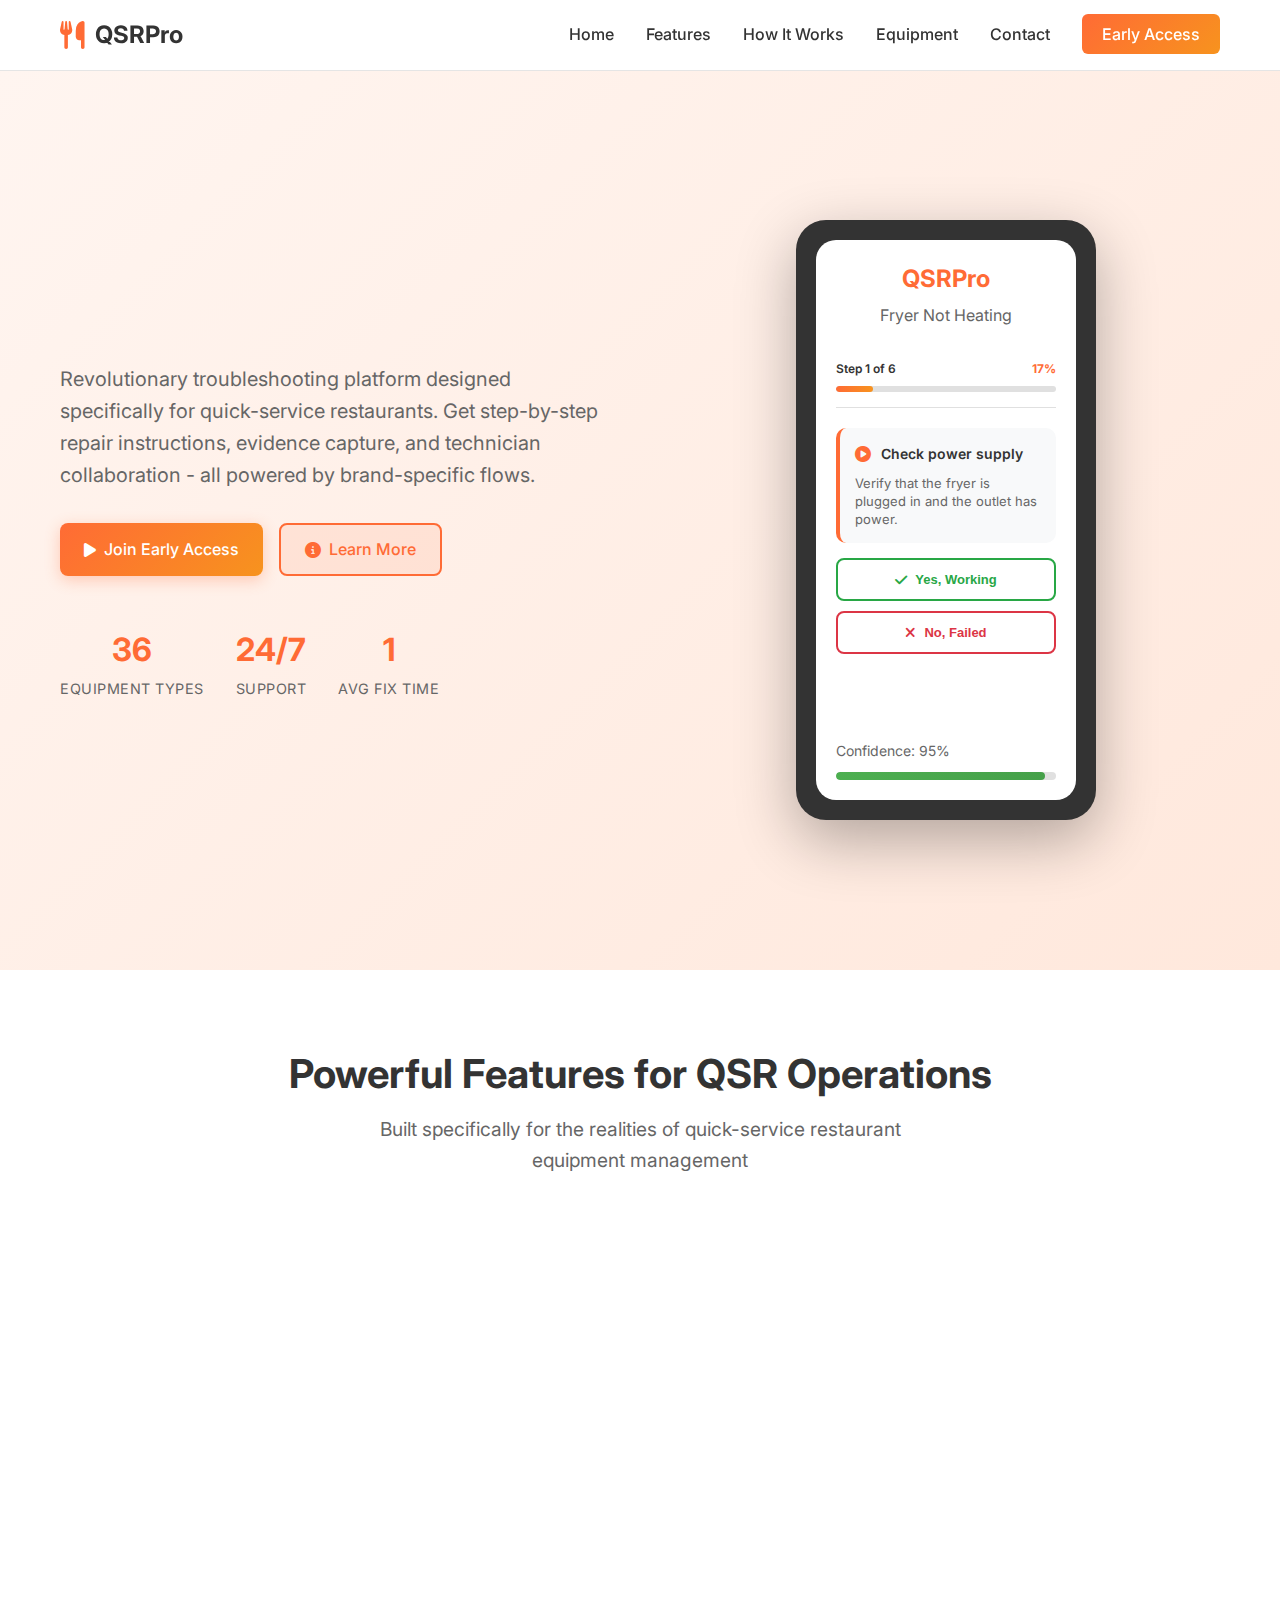
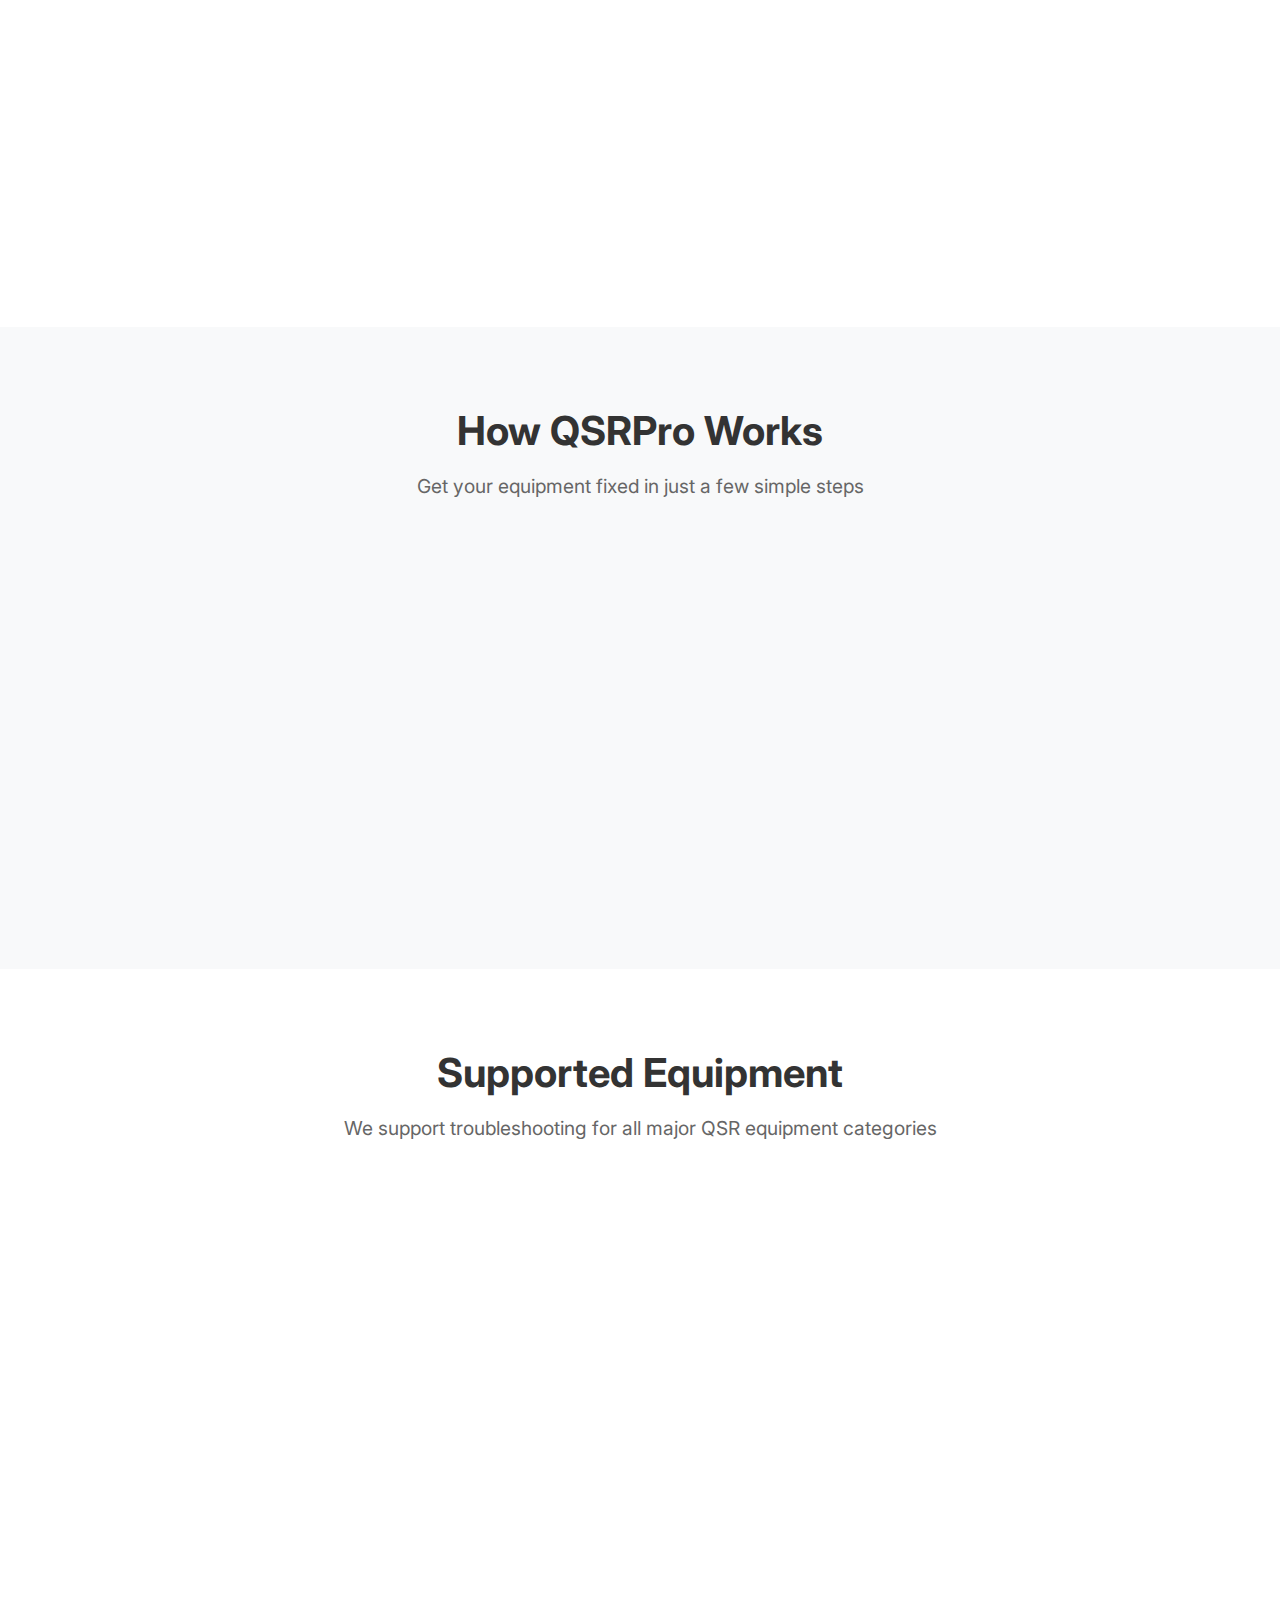
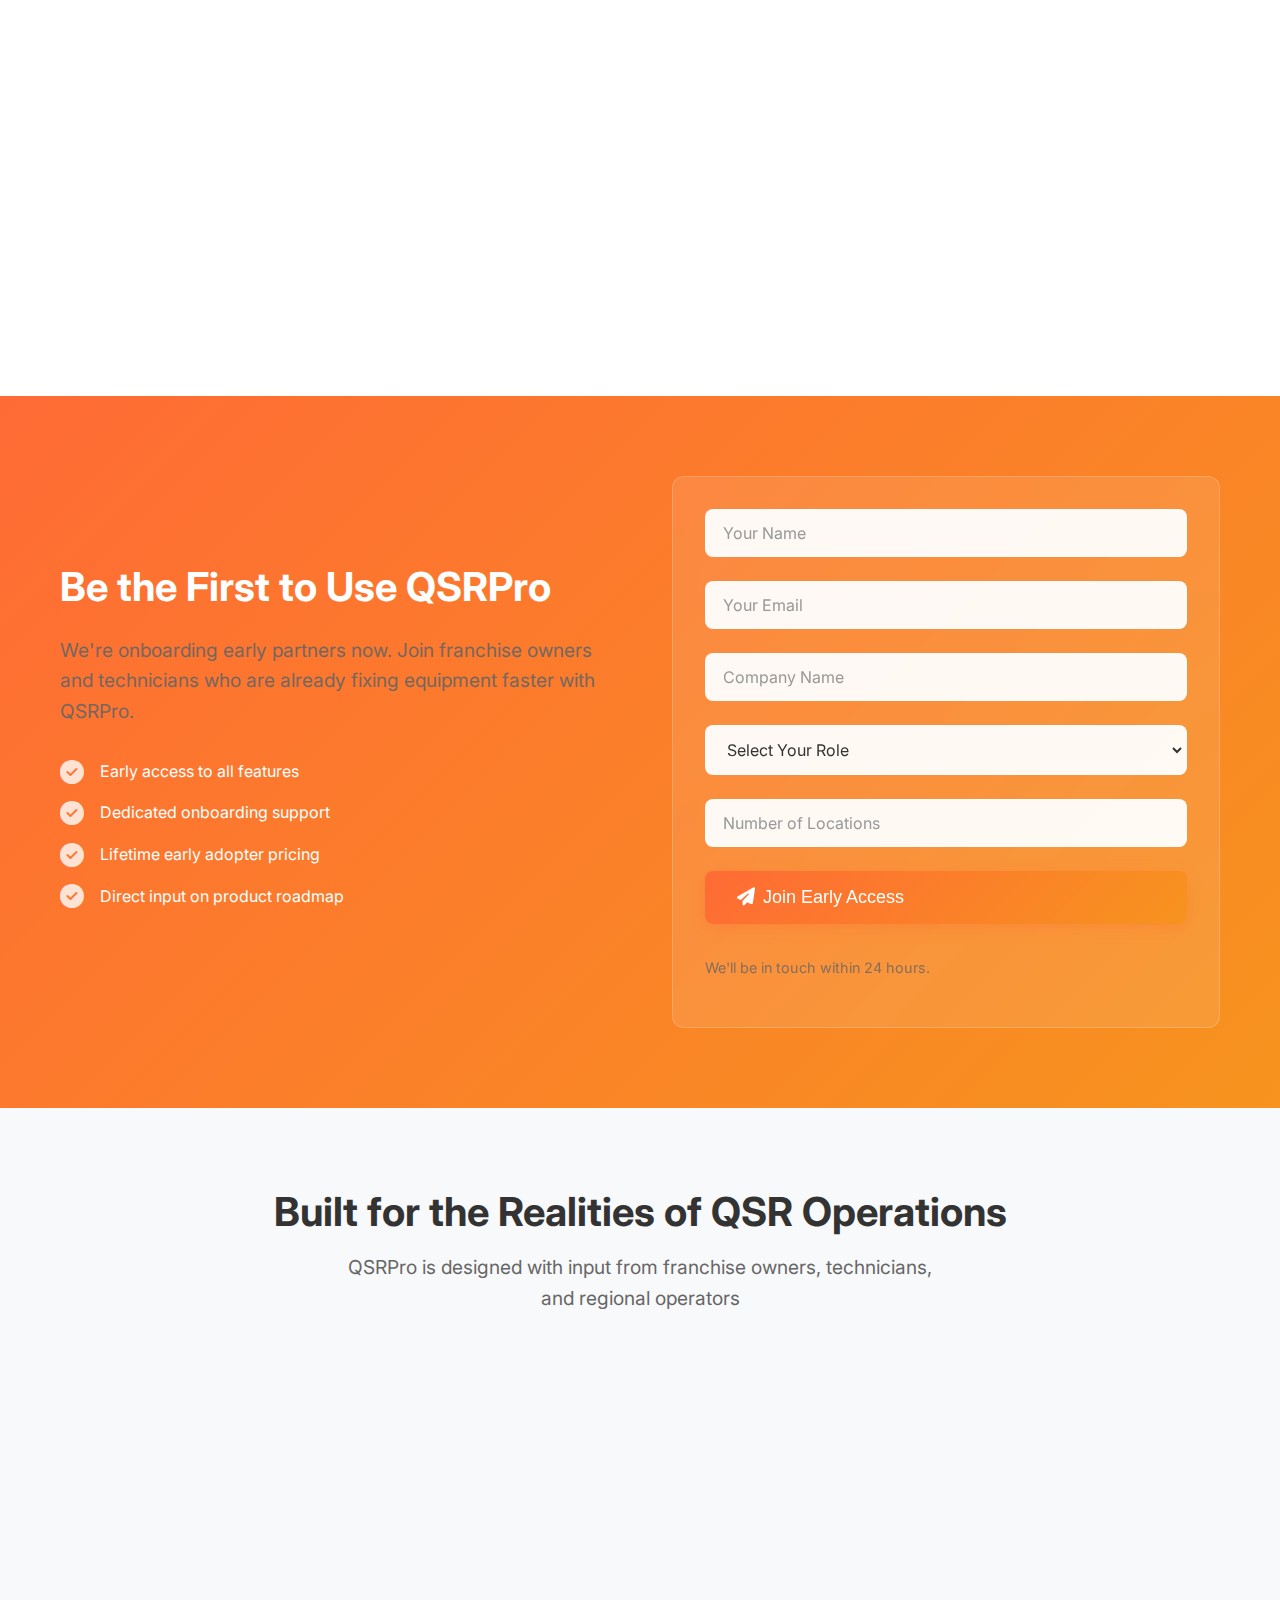
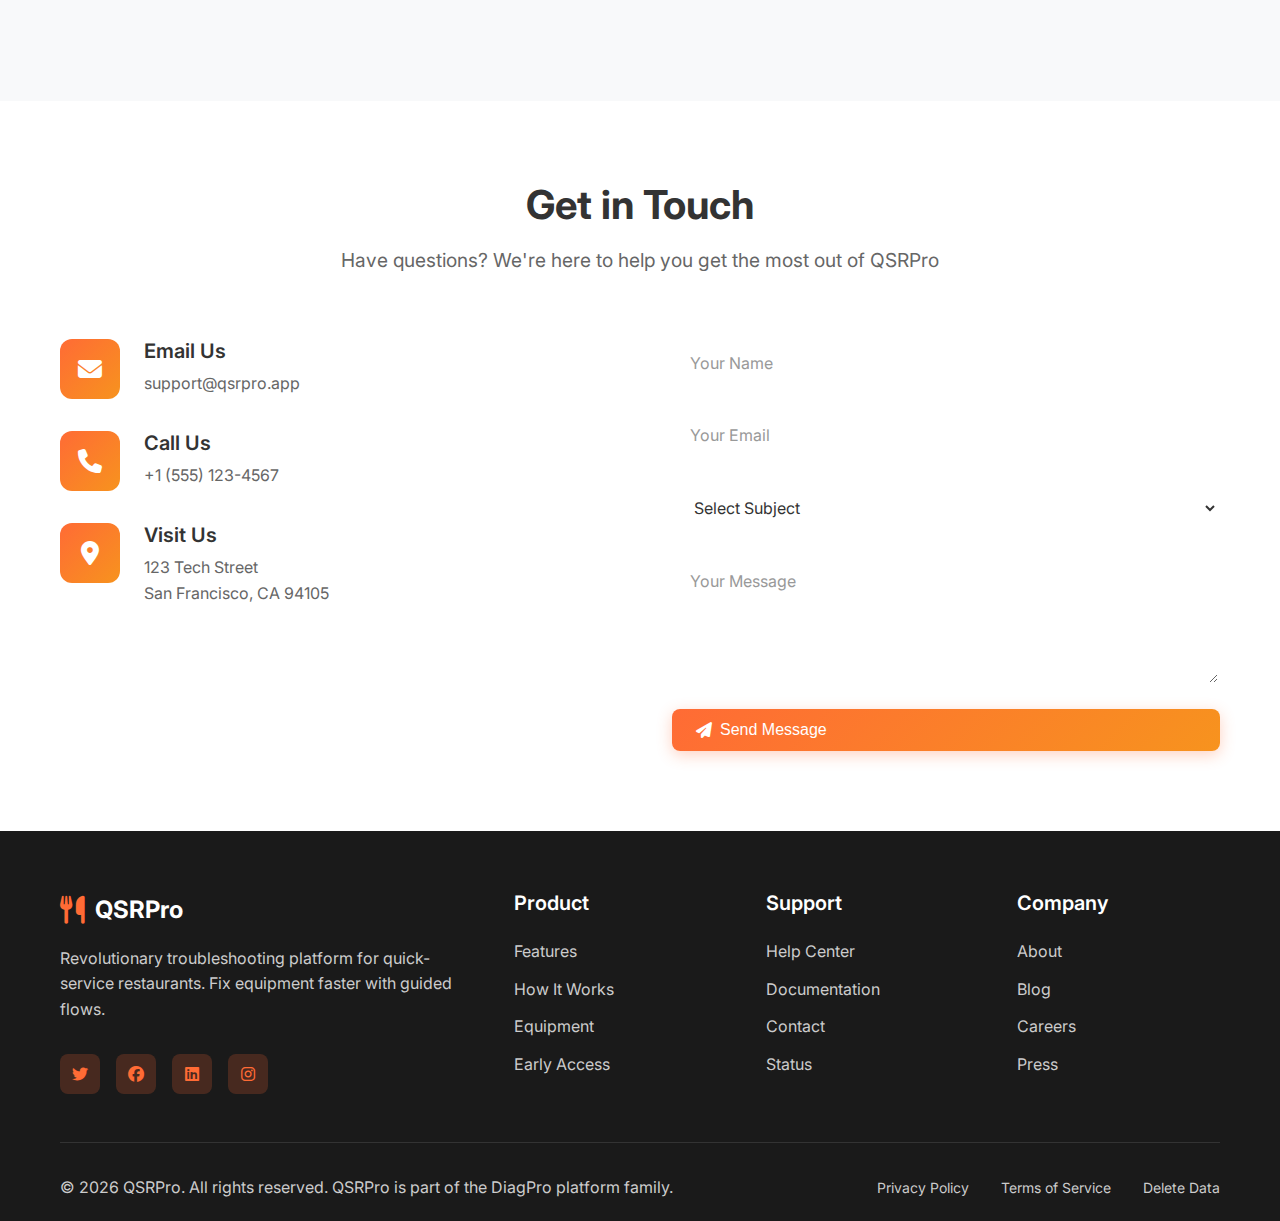
<file: qrspro/index.html>
<!DOCTYPE html>
<html lang="en">
<head>
    <meta charset="UTF-8">
    <meta name="viewport" content="width=device-width, initial-scale=1.0">
    <title>QSRPro - Troubleshooting Platform for Quick-Service Restaurants</title>
    <meta name="description" content="Revolutionary troubleshooting platform for QSR equipment. Get instant solutions, step-by-step guidance, and expert support for all your restaurant equipment.">
    <meta name="keywords" content="QSR troubleshooting, restaurant equipment repair, fryer repair, ice cream machine, quick service restaurant, repair guide">
    
    <!-- Open Graph / Facebook -->
    <meta property="og:type" content="website">
    <meta property="og:url" content="https://qsrpro.app/">
    <meta property="og:title" content="QSRPro - Troubleshooting Platform for Quick-Service Restaurants">
    <meta property="og:description" content="Revolutionary troubleshooting platform for QSR equipment. Get instant solutions for all your restaurant equipment.">
    <meta property="og:image" content="https://qsrpro.app/assets/og-image.jpg">

    <!-- Twitter -->
    <meta property="twitter:card" content="summary_large_image">
    <meta property="twitter:url" content="https://qsrpro.app/">
    <meta property="twitter:title" content="QSRPro - Troubleshooting Platform for Quick-Service Restaurants">
    <meta property="twitter:description" content="Revolutionary troubleshooting platform for QSR equipment. Get instant solutions for all your restaurant equipment.">
    <meta property="twitter:image" content="https://qsrpro.app/assets/og-image.jpg">

    <!-- Favicon -->
    <link rel="icon" type="image/x-icon" href="assets/favicon.ico">
    <link rel="apple-touch-icon" sizes="180x180" href="assets/apple-touch-icon.png">
    
    <!-- Fonts -->
    <link rel="preconnect" href="https://fonts.googleapis.com">
    <link rel="preconnect" href="https://fonts.gstatic.com" crossorigin>
    <link href="https://fonts.googleapis.com/css2?family=Inter:wght@300;400;500;600;700;800&display=swap" rel="stylesheet">
    
    <!-- CSS -->
    <link rel="stylesheet" href="styles.css">
    
    <!-- Icons -->
    <link rel="stylesheet" href="https://cdnjs.cloudflare.com/ajax/libs/font-awesome/6.4.0/css/all.min.css">
</head>
<body>
    <!-- Navigation -->
    <nav class="navbar">
        <div class="nav-container">
            <div class="nav-logo">
                <i class="fas fa-utensils"></i>
                <span>QSRPro</span>
            </div>
            <ul class="nav-menu">
                <li class="nav-item">
                    <a href="#home" class="nav-link">Home</a>
                </li>
                <li class="nav-item">
                    <a href="#features" class="nav-link">Features</a>
                </li>
                <li class="nav-item">
                    <a href="#how-it-works" class="nav-link">How It Works</a>
                </li>
                <li class="nav-item">
                    <a href="#equipment" class="nav-link">Equipment</a>
                </li>
                <li class="nav-item">
                    <a href="#contact" class="nav-link">Contact</a>
                </li>
                <li class="nav-item">
                    <a href="#early-access" class="nav-link cta-button">Early Access</a>
                </li>
            </ul>
            <div class="hamburger">
                <span class="bar"></span>
                <span class="bar"></span>
                <span class="bar"></span>
            </div>
        </div>
    </nav>

    <!-- Hero Section -->
    <section id="home" class="hero">
        <div class="hero-container">
            <div class="hero-content">
                <div class="hero-text">
                    <h1 class="hero-title">
                        Fix QSR Equipment with 
                        <span class="gradient-text">Guided Troubleshooting Flows</span>
                    </h1>
                    <p class="hero-description">
                        Revolutionary troubleshooting platform designed specifically for quick-service restaurants. 
                        Get step-by-step repair instructions, evidence capture, and technician collaboration - all powered by brand-specific flows.
                    </p>
                    <div class="hero-buttons">
                        <a href="#early-access" class="btn btn-primary">
                            <i class="fas fa-play"></i>
                            Join Early Access
                        </a>
                        <a href="#how-it-works" class="btn btn-secondary">
                            <i class="fas fa-info-circle"></i>
                            Learn More
                        </a>
                    </div>
                    <div class="hero-stats">
                        <div class="stat">
                            <span class="stat-number">100+</span>
                            <span class="stat-label">Equipment Types</span>
                        </div>
                        <div class="stat">
                            <span class="stat-number">24/7</span>
                            <span class="stat-label">Support</span>
                        </div>
                        <div class="stat">
                            <span class="stat-number">5min</span>
                            <span class="stat-label">Avg Fix Time</span>
                        </div>
                    </div>
                </div>
                <div class="hero-image">
                    <div class="phone-mockup">
                        <div class="phone-screen">
                            <div class="app-interface">
                                <div class="app-header">
                                    <div class="app-title">QSRPro</div>
                                    <div class="app-subtitle">Fryer Not Heating</div>
                                </div>
                                
                                <!-- Progress Bar -->
                                <div class="progress-section">
                                    <div class="progress-label">
                                        <span class="progress-text">Step <span class="current-step">1</span> of <span class="total-steps">6</span></span>
                                        <span class="progress-percent"><span class="percent-value">17</span>%</span>
                                    </div>
                                    <div class="progress-bar">
                                        <div class="progress-fill" style="width: 17%"></div>
                                    </div>
                                </div>

                                <!-- Diagnostic Content -->
                                <div class="diagnostic-content">
                                    <div class="step-display">
                                        <div class="step-title-display">
                                            <i class="fas fa-play-circle"></i>
                                            <span id="stepTitle">Check power supply</span>
                                        </div>
                                        <div class="step-description" id="stepDescription">
                                            Verify that the fryer is plugged in and the outlet has power.
                                        </div>
                                    </div>

                                    <!-- Action Buttons -->
                                    <div class="step-actions" id="stepActions">
                                        <button class="action-btn action-success">
                                            <i class="fas fa-check"></i>
                                            <span>Yes, Working</span>
                                        </button>
                                        <button class="action-btn action-failure">
                                            <i class="fas fa-times"></i>
                                            <span>No, Failed</span>
                                        </button>
                                    </div>

                                    <!-- Branch Decision (shown when needed) -->
                                    <div class="branch-decision" id="branchDecision" style="display: none;">
                                        <div class="branch-title">
                                            <i class="fas fa-code-branch"></i>
                                            <span>Element working?</span>
                                        </div>
                                        <div class="branch-options">
                                            <button class="branch-btn branch-yes">
                                                <i class="fas fa-check-circle"></i>
                                                <span>Yes</span>
                                            </button>
                                            <button class="branch-btn branch-no">
                                                <i class="fas fa-times-circle"></i>
                                                <span>No</span>
                                            </button>
                                        </div>
                                    </div>
                                </div>

                                <!-- Confidence Meter -->
                                <div class="confidence-meter">
                                    <div class="confidence-label">Confidence: <span id="confidenceValue">17</span>%</div>
                                    <div class="confidence-bar">
                                        <div class="confidence-fill" id="confidenceFill" style="width: 17%"></div>
                                    </div>
                                </div>
                            </div>
                        </div>
                    </div>
                </div>
            </div>
        </div>
        <div class="hero-background">
            <div class="floating-icon" style="top: 20%; left: 10%;">
                <i class="fas fa-fire"></i>
            </div>
            <div class="floating-icon" style="top: 60%; right: 15%;">
                <i class="fas fa-cog"></i>
            </div>
            <div class="floating-icon" style="bottom: 30%; left: 20%;">
                <i class="fas fa-tools"></i>
            </div>
        </div>
    </section>

    <!-- Features Section -->
    <section id="features" class="features">
        <div class="container">
            <div class="section-header">
                <h2 class="section-title">Powerful Features for QSR Operations</h2>
                <p class="section-description">
                    Built specifically for the realities of quick-service restaurant equipment management
                </p>
            </div>
            <div class="features-grid">
                <div class="feature-card">
                    <div class="feature-icon">
                        <i class="fas fa-list-check"></i>
                    </div>
                    <h3 class="feature-title">Guided Flows</h3>
                    <p class="feature-description">
                        Step-by-step troubleshooting flows aligned with major OEM specifications and franchise standards.
                    </p>
                </div>
                <div class="feature-card">
                    <div class="feature-icon">
                        <i class="fas fa-camera"></i>
                    </div>
                    <h3 class="feature-title">Evidence Capture</h3>
                    <p class="feature-description">
                        Document issues with photos and notes for faster escalation and resolution tracking.
                    </p>
                </div>
                <div class="feature-card">
                    <div class="feature-icon">
                        <i class="fas fa-mobile-alt"></i>
                    </div>
                    <h3 class="feature-title">Mobile-First</h3>
                    <p class="feature-description">
                        Access troubleshooting guides on-site with our responsive mobile application.
                    </p>
                </div>
                <div class="feature-card">
                    <div class="feature-icon">
                        <i class="fas fa-users-cog"></i>
                    </div>
                    <h3 class="feature-title">Technician Collaboration</h3>
                    <p class="feature-description">
                        Contribute improvements and corrections to flows. Build institutional knowledge across your team.
                    </p>
                </div>
                <div class="feature-card">
                    <div class="feature-icon">
                        <i class="fas fa-building"></i>
                    </div>
                    <h3 class="feature-title">Multi-Location Ready</h3>
                    <p class="feature-description">
                        Manage equipment troubleshooting across franchise groups and regional operators seamlessly.
                    </p>
                </div>
                <div class="feature-card">
                    <div class="feature-icon">
                        <i class="fas fa-chart-line"></i>
                    </div>
                    <h3 class="feature-title">Analytics & Insights</h3>
                    <p class="feature-description">
                        Track repair patterns, identify recurring issues, and optimize maintenance schedules.
                    </p>
                </div>
            </div>
        </div>
    </section>

    <!-- How It Works Section -->
    <section id="how-it-works" class="how-it-works">
        <div class="container">
            <div class="section-header">
                <h2 class="section-title">How QSRPro Works</h2>
                <p class="section-description">
                    Get your equipment fixed in just a few simple steps
                </p>
            </div>
            <div class="steps-container">
                <div class="step-item">
                    <div class="step-number">1</div>
                    <div class="step-content">
                        <h3 class="step-title">Select Equipment</h3>
                        <p class="step-description">
                            Choose your equipment type and brand. QSRPro recognizes all major QSR equipment manufacturers.
                        </p>
                    </div>
                    <div class="step-visual">
                        <i class="fas fa-search"></i>
                    </div>
                </div>
                <div class="step-item">
                    <div class="step-number">2</div>
                    <div class="step-content">
                        <h3 class="step-title">Describe the Issue</h3>
                        <p class="step-description">
                            Tell us what's wrong. Our system matches your issue to the most relevant troubleshooting flow.
                        </p>
                    </div>
                    <div class="step-visual">
                        <i class="fas fa-comment-dots"></i>
                    </div>
                </div>
                <div class="step-item">
                    <div class="step-number">3</div>
                    <div class="step-content">
                        <h3 class="step-title">Follow Guided Steps</h3>
                        <p class="step-description">
                            Get clear, actionable instructions with photos and safety warnings for each diagnostic step.
                        </p>
                    </div>
                    <div class="step-visual">
                        <i class="fas fa-list-ol"></i>
                    </div>
                </div>
                <div class="step-item">
                    <div class="step-number">4</div>
                    <div class="step-content">
                        <h3 class="step-title">Document & Resolve</h3>
                        <p class="step-description">
                            Capture evidence, document your findings, and escalate if needed. Track resolution status in real-time.
                        </p>
                    </div>
                    <div class="step-visual">
                        <i class="fas fa-check-circle"></i>
                    </div>
                </div>
            </div>
        </div>
    </section>

    <!-- Supported Equipment -->
    <section id="equipment" class="equipment">
        <div class="container">
            <div class="section-header">
                <h2 class="section-title">Supported Equipment</h2>
                <p class="section-description">
                    We support troubleshooting for all major QSR equipment categories
                </p>
            </div>
            <div class="equipment-grid">
                <div class="equipment-item">
                    <div class="equipment-icon">🍟</div>
                    <h3>Fryers</h3>
                    <p>Deep fryers, pressure fryers, open pot fryers from all major brands</p>
                </div>
                <div class="equipment-item">
                    <div class="equipment-icon">🍦</div>
                    <h3>Ice Cream Machines</h3>
                    <p>Soft serve machines, ice cream dispensers, freezers</p>
                </div>
                <div class="equipment-item">
                    <div class="equipment-icon">🔥</div>
                    <h3>Grills & Griddles</h3>
                    <p>Flat top grills, char grills, griddles, broilers</p>
                </div>
                <div class="equipment-item">
                    <div class="equipment-icon">🌡️</div>
                    <h3>Refrigeration</h3>
                    <p>Walk-in coolers, reach-in refrigerators, freezers, prep tables</p>
                </div>
                <div class="equipment-item">
                    <div class="equipment-icon">🍕</div>
                    <h3>Ovens</h3>
                    <p>Conveyor ovens, deck ovens, combination ovens, warmers</p>
                </div>
                <div class="equipment-item">
                    <div class="equipment-icon">🧊</div>
                    <h3>Beverage Systems</h3>
                    <p>Soda fountains, ice makers, beverage dispensers, coffee machines</p>
                </div>
            </div>
        </div>
    </section>

    <!-- Early Access Section -->
    <section id="early-access" class="early-access">
        <div class="container">
            <div class="early-access-content">
                <div class="early-access-text">
                    <h2 class="early-access-title">Be the First to Use QSRPro</h2>
                    <p class="early-access-description">
                        We're onboarding early partners now. Join franchise owners and technicians who are already 
                        fixing equipment faster with QSRPro.
                    </p>
                    <div class="early-access-benefits">
                        <div class="benefit-item">
                            <i class="fas fa-check-circle"></i>
                            <span>Early access to all features</span>
                        </div>
                        <div class="benefit-item">
                            <i class="fas fa-check-circle"></i>
                            <span>Dedicated onboarding support</span>
                        </div>
                        <div class="benefit-item">
                            <i class="fas fa-check-circle"></i>
                            <span>Lifetime early adopter pricing</span>
                        </div>
                        <div class="benefit-item">
                            <i class="fas fa-check-circle"></i>
                            <span>Direct input on product roadmap</span>
                        </div>
                    </div>
                </div>
                <form class="early-access-form" id="earlyAccessForm">
                    <div class="form-group">
                        <input type="text" id="name" name="name" placeholder="Your Name" required>
                    </div>
                    <div class="form-group">
                        <input type="email" id="email" name="email" placeholder="Your Email" required>
                    </div>
                    <div class="form-group">
                        <input type="text" id="company" name="company" placeholder="Company Name">
                    </div>
                    <div class="form-group">
                        <select id="role" name="role" required>
                            <option value="">Select Your Role</option>
                            <option value="franchise_owner">Franchise Owner</option>
                            <option value="technician">Technician</option>
                            <option value="regional_operator">Regional Operator</option>
                            <option value="other">Other</option>
                        </select>
                    </div>
                    <div class="form-group">
                        <input type="number" id="locations" name="locations" placeholder="Number of Locations" min="1">
                    </div>
                    <button type="submit" class="btn btn-primary btn-large">
                        <i class="fas fa-paper-plane"></i>
                        Join Early Access
                    </button>
                    <p class="form-note">We'll be in touch within 24 hours.</p>
                </form>
            </div>
        </div>
    </section>

    <!-- Vision Section -->
    <section class="vision">
        <div class="container">
            <div class="section-header">
                <h2 class="section-title">Built for the Realities of QSR Operations</h2>
                <p class="section-description">
                    QSRPro is designed with input from franchise owners, technicians, and regional operators
                </p>
            </div>
            <div class="vision-grid">
                <div class="vision-card">
                    <div class="vision-number">1</div>
                    <h3>No Guesswork</h3>
                    <p>Clear, step-by-step flows eliminate confusion and reduce downtime. Every technician follows the same proven process.</p>
                </div>
                <div class="vision-card">
                    <div class="vision-number">2</div>
                    <h3>Brand-Specific</h3>
                    <p>Flows are aligned with major OEM specifications and franchise standards. Get accurate guidance for your exact equipment.</p>
                </div>
                <div class="vision-card">
                    <div class="vision-number">3</div>
                    <h3>Continuous Improvement</h3>
                    <p>Technicians contribute corrections and improvements. Future OEM validation ensures accuracy at scale.</p>
                </div>
            </div>
        </div>
    </section>

    <!-- Contact Section -->
    <section id="contact" class="contact">
        <div class="container">
            <div class="section-header">
                <h2 class="section-title">Get in Touch</h2>
                <p class="section-description">
                    Have questions? We're here to help you get the most out of QSRPro
                </p>
            </div>
            <div class="contact-content">
                <div class="contact-info">
                    <div class="contact-item">
                        <div class="contact-icon">
                            <i class="fas fa-envelope"></i>
                        </div>
                        <div class="contact-details">
                            <h3>Email Us</h3>
                            <p>support@qsrpro.app</p>
                        </div>
                    </div>
                    <div class="contact-item">
                        <div class="contact-icon">
                            <i class="fas fa-phone"></i>
                        </div>
                        <div class="contact-details">
                            <h3>Call Us</h3>
                            <p>+1 (555) 123-4567</p>
                        </div>
                    </div>
                    <div class="contact-item">
                        <div class="contact-icon">
                            <i class="fas fa-map-marker-alt"></i>
                        </div>
                        <div class="contact-details">
                            <h3>Visit Us</h3>
                            <p>123 Tech Street<br>San Francisco, CA 94105</p>
                        </div>
                    </div>
                </div>
                <form class="contact-form">
                    <div class="form-group">
                        <input type="text" id="contact-name" name="name" placeholder="Your Name" required>
                    </div>
                    <div class="form-group">
                        <input type="email" id="contact-email" name="email" placeholder="Your Email" required>
                    </div>
                    <div class="form-group">
                        <select id="contact-subject" name="subject" required>
                            <option value="">Select Subject</option>
                            <option value="general">General Inquiry</option>
                            <option value="support">Technical Support</option>
                            <option value="sales">Sales Question</option>
                            <option value="partnership">Partnership</option>
                        </select>
                    </div>
                    <div class="form-group">
                        <textarea id="contact-message" name="message" placeholder="Your Message" rows="5" required></textarea>
                    </div>
                    <button type="submit" class="btn btn-primary">
                        <i class="fas fa-paper-plane"></i>
                        Send Message
                    </button>
                </form>
            </div>
        </div>
    </section>

    <!-- Footer -->
    <footer class="footer">
        <div class="container">
            <div class="footer-content">
                <div class="footer-section">
                    <div class="footer-logo">
                        <i class="fas fa-utensils"></i>
                        <span>QSRPro</span>
                    </div>
                    <p class="footer-description">
                        Revolutionary troubleshooting platform for quick-service restaurants. 
                        Fix equipment faster with guided flows.
                    </p>
                    <div class="social-links">
                        <a href="#" class="social-link">
                            <i class="fab fa-twitter"></i>
                        </a>
                        <a href="#" class="social-link">
                            <i class="fab fa-facebook"></i>
                        </a>
                        <a href="#" class="social-link">
                            <i class="fab fa-linkedin"></i>
                        </a>
                        <a href="#" class="social-link">
                            <i class="fab fa-instagram"></i>
                        </a>
                    </div>
                </div>
                <div class="footer-section">
                    <h3 class="footer-title">Product</h3>
                    <ul class="footer-links">
                        <li><a href="#features">Features</a></li>
                        <li><a href="#how-it-works">How It Works</a></li>
                        <li><a href="#equipment">Equipment</a></li>
                        <li><a href="#early-access">Early Access</a></li>
                    </ul>
                </div>
                <div class="footer-section">
                    <h3 class="footer-title">Support</h3>
                    <ul class="footer-links">
                        <li><a href="#">Help Center</a></li>
                        <li><a href="#">Documentation</a></li>
                        <li><a href="#contact">Contact</a></li>
                        <li><a href="#">Status</a></li>
                    </ul>
                </div>
                <div class="footer-section">
                    <h3 class="footer-title">Company</h3>
                    <ul class="footer-links">
                        <li><a href="#">About</a></li>
                        <li><a href="#">Blog</a></li>
                        <li><a href="#">Careers</a></li>
                        <li><a href="#">Press</a></li>
                    </ul>
                </div>
            </div>
            <div class="footer-bottom">
                <div class="footer-copyright">
                    <p>&copy; 2026 QSRPro. All rights reserved. QSRPro is part of the DiagPro platform family.</p>
                </div>
                <div class="footer-legal">
                    <a href="privacy.html">Privacy Policy</a>
                    <a href="#">Terms of Service</a>
                    <a href="#">Delete Data</a>
                </div>
            </div>
        </div>
    </footer>

    <!-- JavaScript -->
    <script src="script.js"></script>
</body>
</html>
</file>
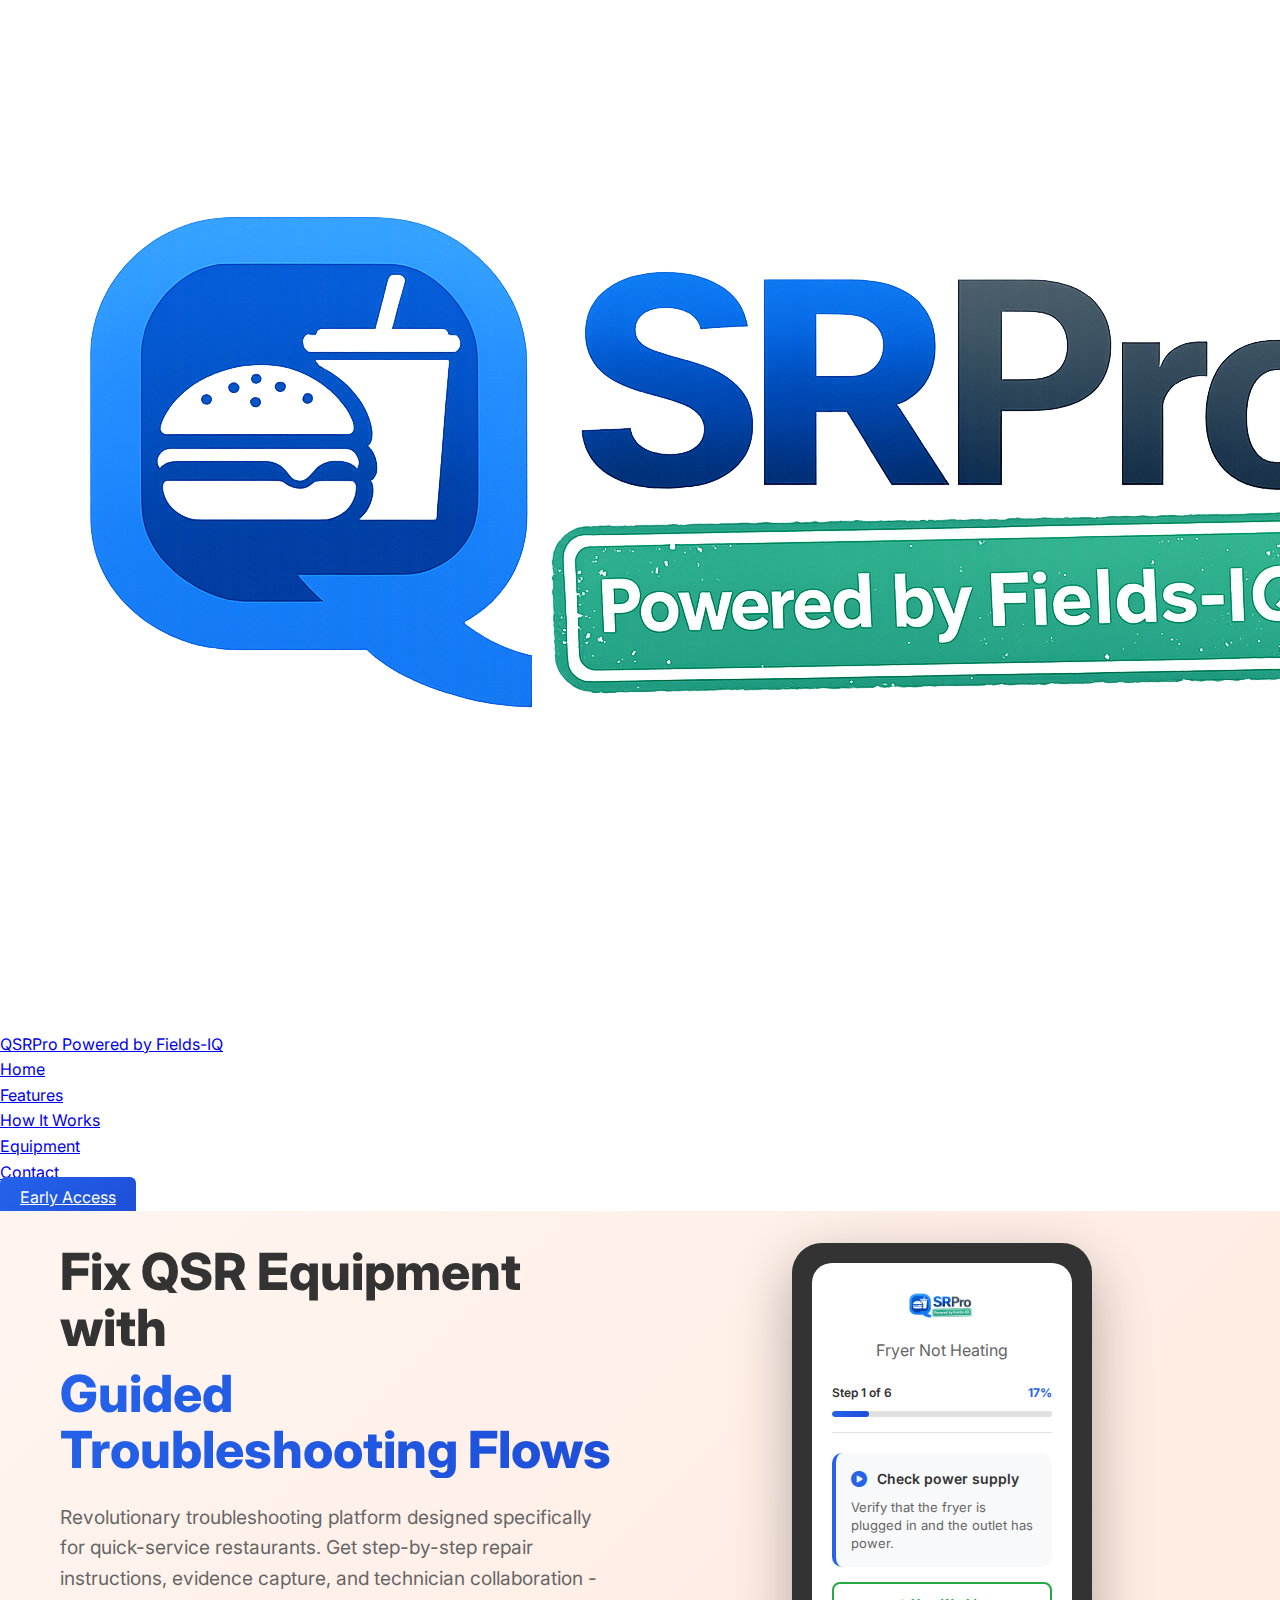
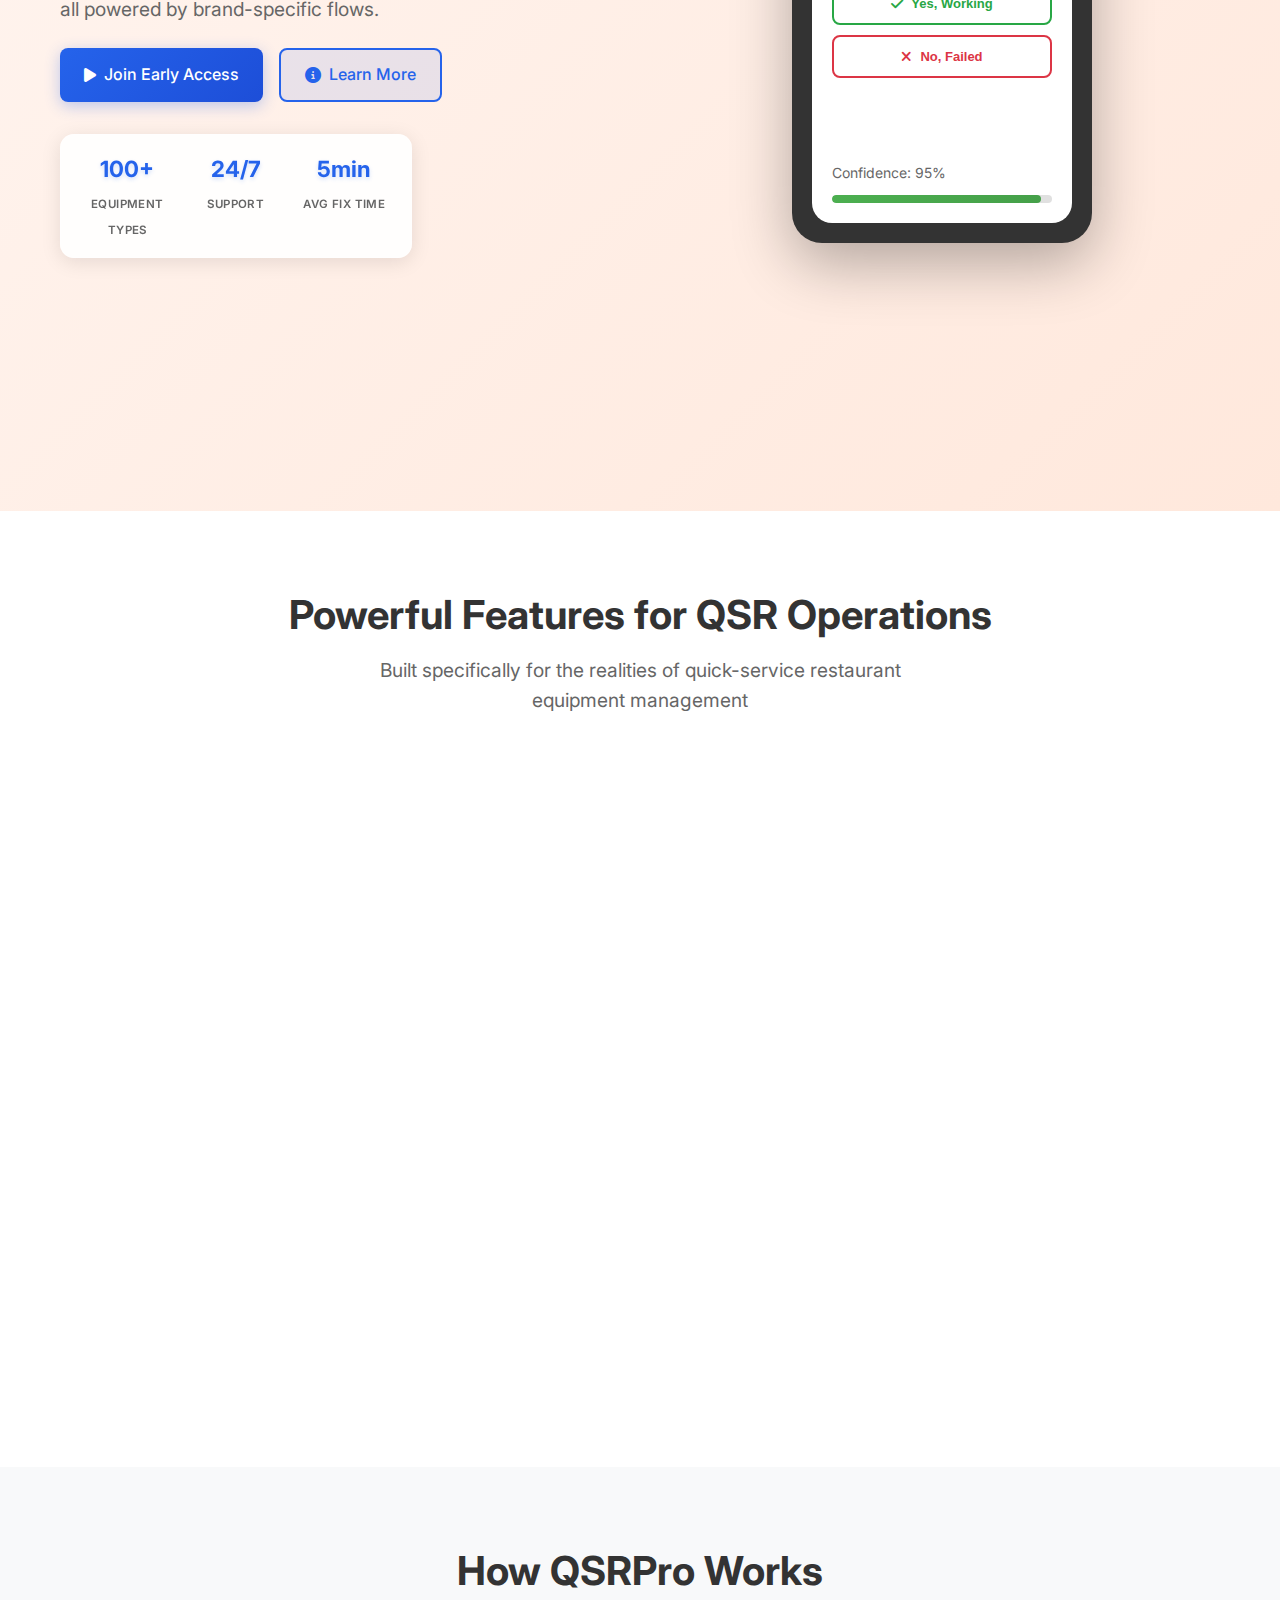
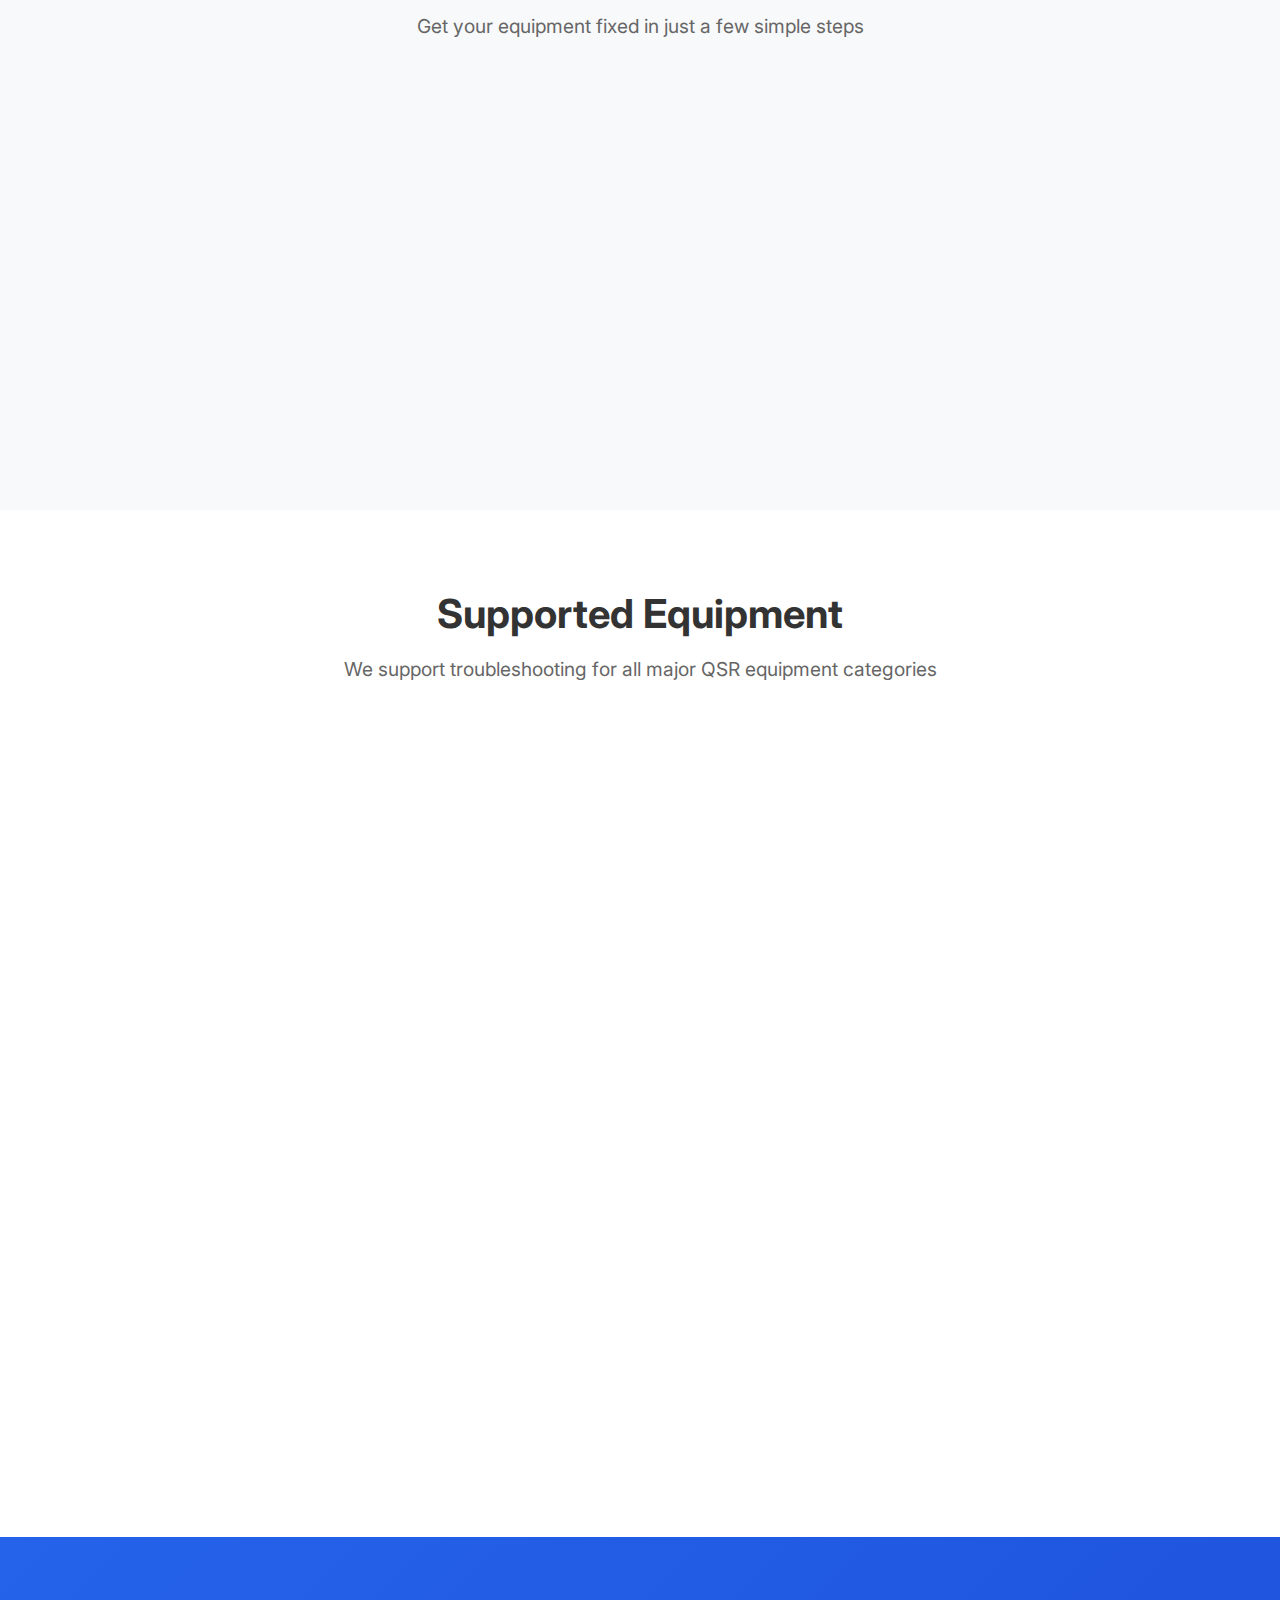
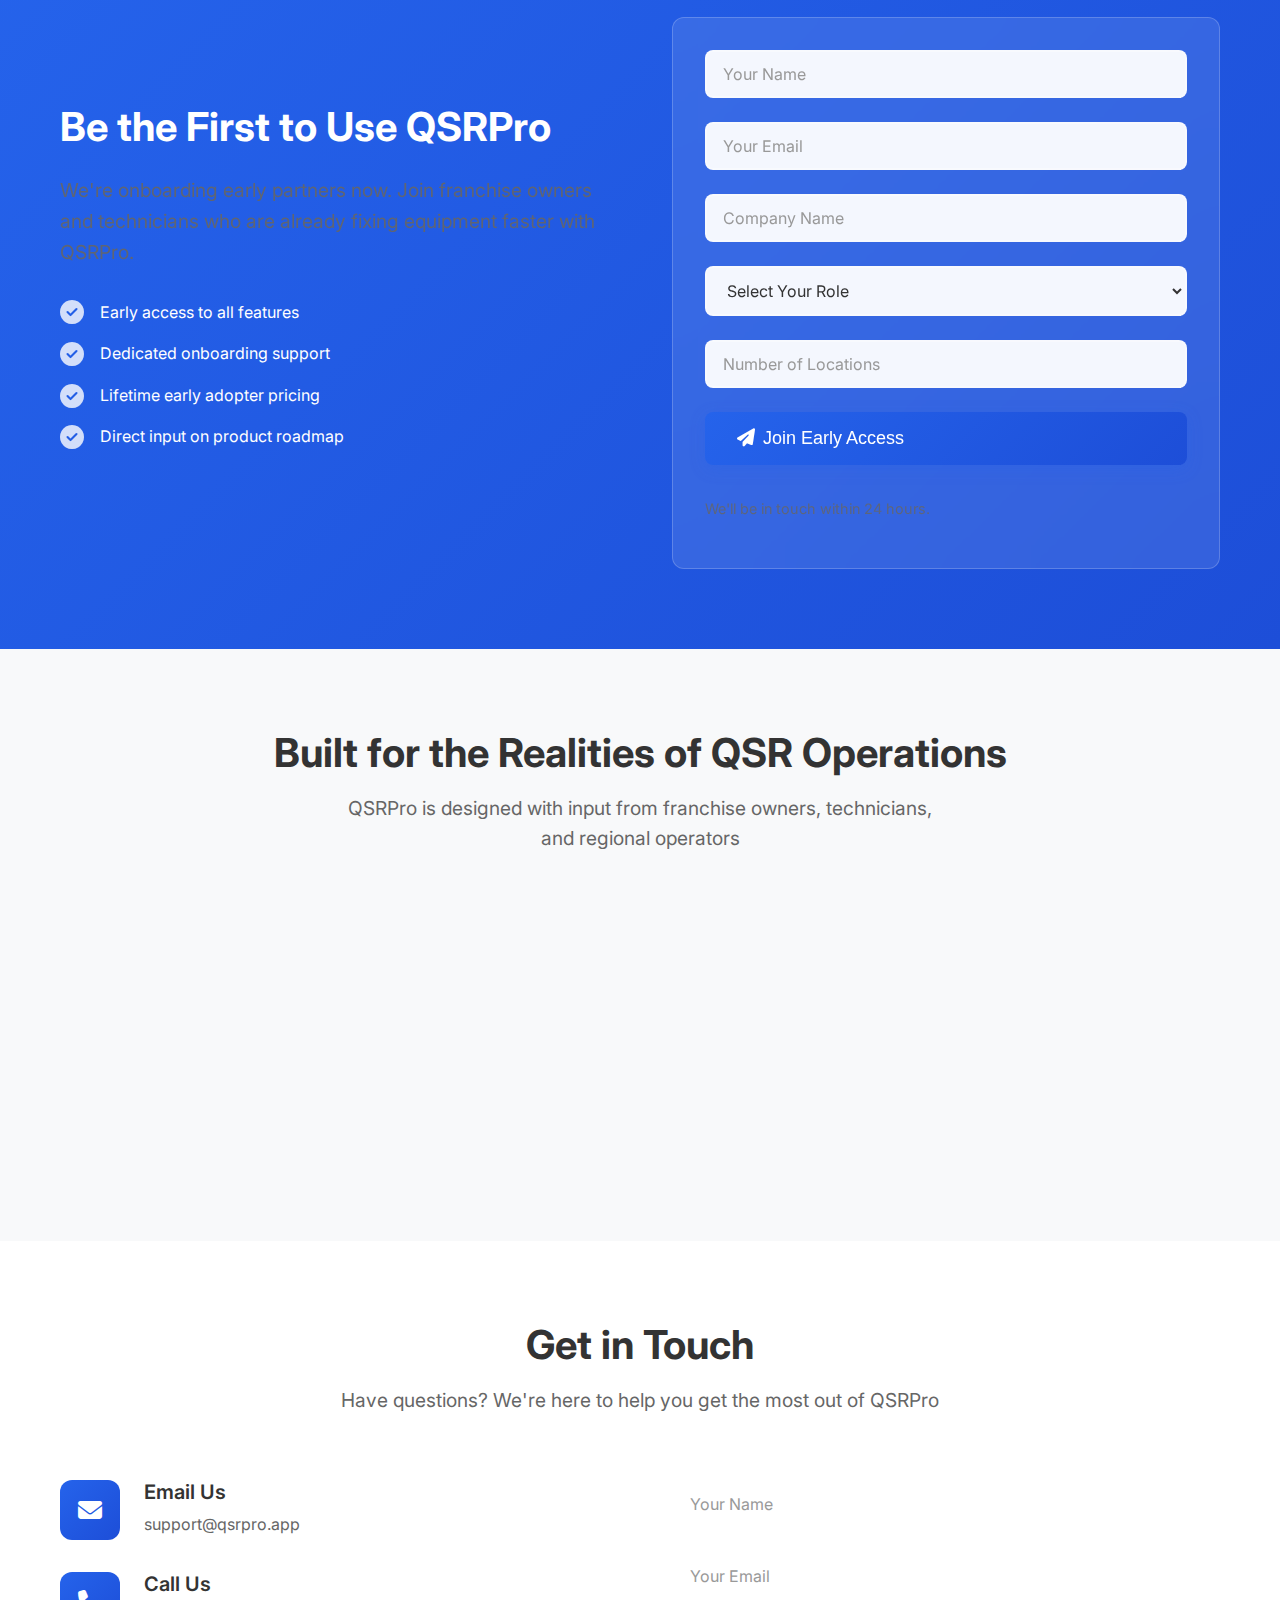
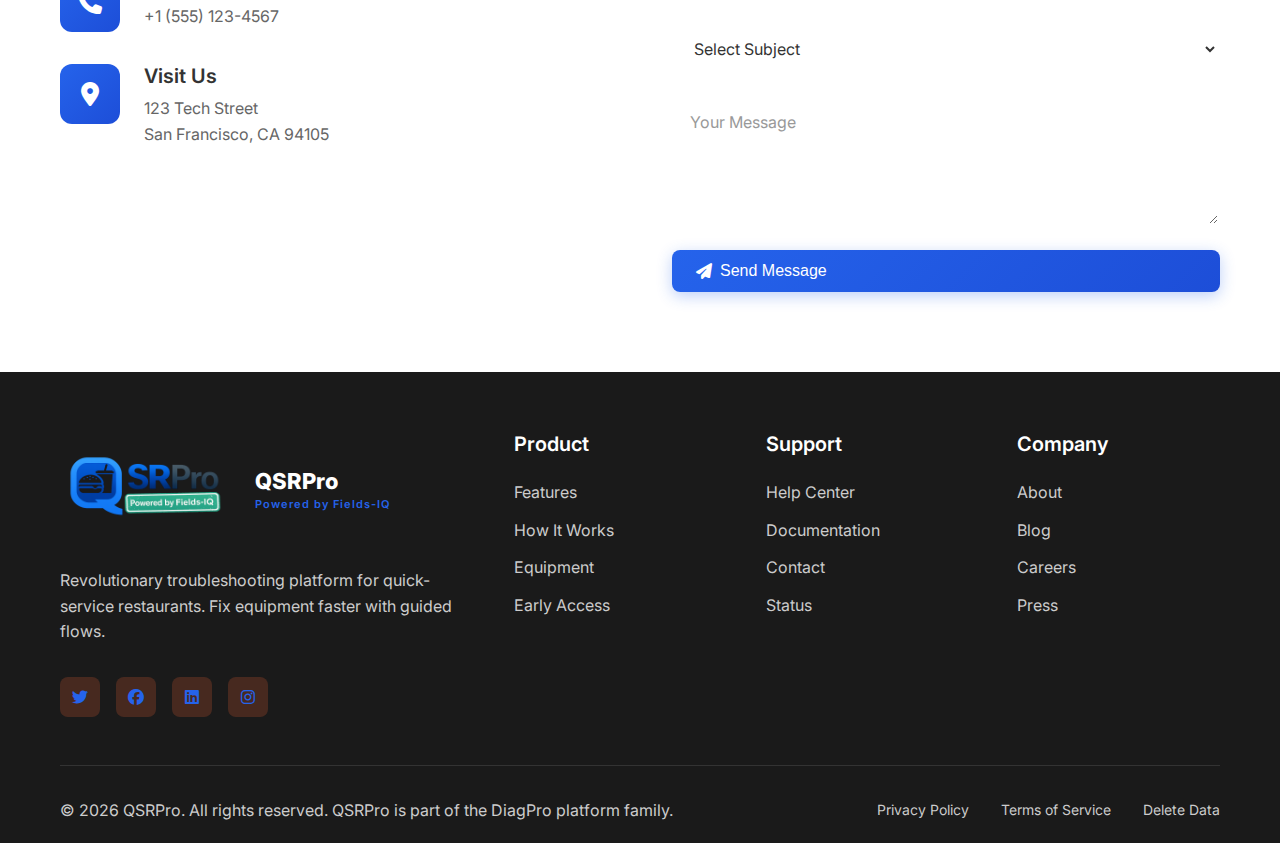
<file: qsrpro/index.html>
<!DOCTYPE html>
<html lang="en">
<head>
    <meta charset="UTF-8">
    <meta name="viewport" content="width=device-width, initial-scale=1.0">
    <title>QSRPro - Troubleshooting Platform for Quick-Service Restaurants</title>
    <meta name="description" content="Revolutionary troubleshooting platform for QSR equipment. Get instant solutions, step-by-step guidance, and expert support for all your restaurant equipment.">
    <meta name="keywords" content="QSR troubleshooting, restaurant equipment repair, fryer repair, ice cream machine, quick service restaurant, repair guide">
    
    <!-- Open Graph / Facebook -->
    <meta property="og:type" content="website">
    <meta property="og:url" content="https://qsrpro.app/">
    <meta property="og:title" content="QSRPro - Troubleshooting Platform for Quick-Service Restaurants">
    <meta property="og:description" content="Revolutionary troubleshooting platform for QSR equipment. Get instant solutions for all your restaurant equipment.">
    <meta property="og:image" content="https://qsrpro.app/assets/og-image.jpg">

    <!-- Twitter -->
    <meta property="twitter:card" content="summary_large_image">
    <meta property="twitter:url" content="https://qsrpro.app/">
    <meta property="twitter:title" content="QSRPro - Troubleshooting Platform for Quick-Service Restaurants">
    <meta property="twitter:description" content="Revolutionary troubleshooting platform for QSR equipment. Get instant solutions for all your restaurant equipment.">
    <meta property="twitter:image" content="https://qsrpro.app/assets/og-image.jpg">

    <!-- Favicon -->
    <link rel="icon" type="image/x-icon" href="assets/favicon.ico">
    <link rel="apple-touch-icon" sizes="180x180" href="assets/apple-touch-icon.png">
    
    <!-- Fonts -->
    <link rel="preconnect" href="https://fonts.googleapis.com">
    <link rel="preconnect" href="https://fonts.gstatic.com" crossorigin>
    <link href="https://fonts.googleapis.com/css2?family=Inter:wght@300;400;500;600;700;800&display=swap" rel="stylesheet">
    
    <!-- CSS -->
    <link rel="stylesheet" href="/qsrpro/styles.css">
    
    <!-- Icons -->
    <link rel="stylesheet" href="https://cdnjs.cloudflare.com/ajax/libs/font-awesome/6.4.0/css/all.min.css">
</head>
<body>
    <!-- Navigation -->
    <nav class="navbar">
        <div class="nav-container">
            <div class="nav-logo">
                <a href="/" class="nav-logo-link">
                    <img src="/qsrpro/logo.png" alt="QSRPro Logo" class="nav-logo-img">
                    <div class="nav-logo-text">
                        <span class="nav-logo-main">QSRPro</span>
                        <span class="nav-logo-sub">Powered by Fields-IQ</span>
                    </div>
                </a>
            </div>
            <ul class="nav-menu">
                <li class="nav-item">
                    <a href="#home" class="nav-link">Home</a>
                </li>
                <li class="nav-item">
                    <a href="#features" class="nav-link">Features</a>
                </li>
                <li class="nav-item">
                    <a href="#how-it-works" class="nav-link">How It Works</a>
                </li>
                <li class="nav-item">
                    <a href="#equipment" class="nav-link">Equipment</a>
                </li>
                <li class="nav-item">
                    <a href="#contact" class="nav-link">Contact</a>
                </li>
                <li class="nav-item">
                    <a href="#early-access" class="nav-link cta-button">Early Access</a>
                </li>
            </ul>
            <div class="hamburger">
                <span class="bar"></span>
                <span class="bar"></span>
                <span class="bar"></span>
            </div>
        </div>
    </nav>

    <!-- Hero Section -->
    <section id="home" class="hero">
        <div class="hero-container">
            <div class="hero-content">
                <div class="hero-text">
                    <h1 class="hero-title">
                        Fix QSR Equipment with 
                        <span class="gradient-text">Guided Troubleshooting Flows</span>
                    </h1>
                    <p class="hero-description">
                        Revolutionary troubleshooting platform designed specifically for quick-service restaurants. 
                        Get step-by-step repair instructions, evidence capture, and technician collaboration - all powered by brand-specific flows.
                    </p>
                    <div class="hero-buttons">
                        <a href="#early-access" class="btn btn-primary">
                            <i class="fas fa-play"></i>
                            Join Early Access
                        </a>
                        <a href="#how-it-works" class="btn btn-secondary">
                            <i class="fas fa-info-circle"></i>
                            Learn More
                        </a>
                    </div>
                    <div class="hero-stats">
                        <div class="stat">
                            <span class="stat-number">100+</span>
                            <span class="stat-label">Equipment Types</span>
                        </div>
                        <div class="stat">
                            <span class="stat-number">24/7</span>
                            <span class="stat-label">Support</span>
                        </div>
                        <div class="stat">
                            <span class="stat-number">5min</span>
                            <span class="stat-label">Avg Fix Time</span>
                        </div>
                    </div>
                </div>
                <div class="hero-image">
                    <div class="phone-mockup">
                        <div class="phone-screen">
                            <div class="app-interface">
                                <div class="app-header">
                                    <img src="/qsrpro/logo.png" alt="QSRPro" class="app-logo">
                                    <div class="app-subtitle">Fryer Not Heating</div>
                                </div>
                                
                                <!-- Progress Bar -->
                                <div class="progress-section">
                                    <div class="progress-label">
                                        <span class="progress-text">Step <span class="current-step">1</span> of <span class="total-steps">6</span></span>
                                        <span class="progress-percent"><span class="percent-value">17</span>%</span>
                                    </div>
                                    <div class="progress-bar">
                                        <div class="progress-fill" style="width: 17%"></div>
                                    </div>
                                </div>

                                <!-- Diagnostic Content -->
                                <div class="diagnostic-content">
                                    <div class="step-display">
                                        <div class="step-title-display">
                                            <i class="fas fa-play-circle"></i>
                                            <span id="stepTitle">Check power supply</span>
                                        </div>
                                        <div class="step-description" id="stepDescription">
                                            Verify that the fryer is plugged in and the outlet has power.
                                        </div>
                                    </div>

                                    <!-- Action Buttons -->
                                    <div class="step-actions" id="stepActions">
                                        <button class="action-btn action-success">
                                            <i class="fas fa-check"></i>
                                            <span>Yes, Working</span>
                                        </button>
                                        <button class="action-btn action-failure">
                                            <i class="fas fa-times"></i>
                                            <span>No, Failed</span>
                                        </button>
                                    </div>

                                    <!-- Branch Decision (shown when needed) -->
                                    <div class="branch-decision" id="branchDecision" style="display: none;">
                                        <div class="branch-title">
                                            <i class="fas fa-code-branch"></i>
                                            <span>Element working?</span>
                                        </div>
                                        <div class="branch-options">
                                            <button class="branch-btn branch-yes">
                                                <i class="fas fa-check-circle"></i>
                                                <span>Yes</span>
                                            </button>
                                            <button class="branch-btn branch-no">
                                                <i class="fas fa-times-circle"></i>
                                                <span>No</span>
                                            </button>
                                        </div>
                                    </div>
                                </div>

                                <!-- Confidence Meter -->
                                <div class="confidence-meter">
                                    <div class="confidence-label">Confidence: <span id="confidenceValue">17</span>%</div>
                                    <div class="confidence-bar">
                                        <div class="confidence-fill" id="confidenceFill" style="width: 17%"></div>
                                    </div>
                                </div>
                            </div>
                        </div>
                    </div>
                </div>
            </div>
        </div>
        <div class="hero-background">
            <div class="floating-icon" style="top: 20%; left: 10%;">
                <i class="fas fa-fire"></i>
            </div>
            <div class="floating-icon" style="top: 60%; right: 15%;">
                <i class="fas fa-cog"></i>
            </div>
            <div class="floating-icon" style="bottom: 30%; left: 20%;">
                <i class="fas fa-tools"></i>
            </div>
        </div>
    </section>

    <!-- Features Section -->
    <section id="features" class="features">
        <div class="container">
            <div class="section-header">
                <h2 class="section-title">Powerful Features for QSR Operations</h2>
                <p class="section-description">
                    Built specifically for the realities of quick-service restaurant equipment management
                </p>
            </div>
            <div class="features-grid">
                <div class="feature-card">
                    <div class="feature-icon">
                        <i class="fas fa-list-check"></i>
                    </div>
                    <h3 class="feature-title">Guided Flows</h3>
                    <p class="feature-description">
                        Step-by-step troubleshooting flows aligned with major OEM specifications and franchise standards.
                    </p>
                </div>
                <div class="feature-card">
                    <div class="feature-icon">
                        <i class="fas fa-camera"></i>
                    </div>
                    <h3 class="feature-title">Evidence Capture</h3>
                    <p class="feature-description">
                        Document issues with photos and notes for faster escalation and resolution tracking.
                    </p>
                </div>
                <div class="feature-card">
                    <div class="feature-icon">
                        <i class="fas fa-mobile-alt"></i>
                    </div>
                    <h3 class="feature-title">Mobile-First</h3>
                    <p class="feature-description">
                        Access troubleshooting guides on-site with our responsive mobile application.
                    </p>
                </div>
                <div class="feature-card">
                    <div class="feature-icon">
                        <i class="fas fa-users-cog"></i>
                    </div>
                    <h3 class="feature-title">Technician Collaboration</h3>
                    <p class="feature-description">
                        Contribute improvements and corrections to flows. Build institutional knowledge across your team.
                    </p>
                </div>
                <div class="feature-card">
                    <div class="feature-icon">
                        <i class="fas fa-building"></i>
                    </div>
                    <h3 class="feature-title">Multi-Location Ready</h3>
                    <p class="feature-description">
                        Manage equipment troubleshooting across franchise groups and regional operators seamlessly.
                    </p>
                </div>
                <div class="feature-card">
                    <div class="feature-icon">
                        <i class="fas fa-chart-line"></i>
                    </div>
                    <h3 class="feature-title">Analytics & Insights</h3>
                    <p class="feature-description">
                        Track repair patterns, identify recurring issues, and optimize maintenance schedules.
                    </p>
                </div>
            </div>
        </div>
    </section>

    <!-- How It Works Section -->
    <section id="how-it-works" class="how-it-works">
        <div class="container">
            <div class="section-header">
                <h2 class="section-title">How QSRPro Works</h2>
                <p class="section-description">
                    Get your equipment fixed in just a few simple steps
                </p>
            </div>
            <div class="steps-container">
                <div class="step-item">
                    <div class="step-number">1</div>
                    <div class="step-content">
                        <h3 class="step-title">Select Equipment</h3>
                        <p class="step-description">
                            Choose your equipment type and brand. QSRPro recognizes all major QSR equipment manufacturers.
                        </p>
                    </div>
                    <div class="step-visual">
                        <i class="fas fa-search"></i>
                    </div>
                </div>
                <div class="step-item">
                    <div class="step-number">2</div>
                    <div class="step-content">
                        <h3 class="step-title">Describe the Issue</h3>
                        <p class="step-description">
                            Tell us what's wrong. Our system matches your issue to the most relevant troubleshooting flow.
                        </p>
                    </div>
                    <div class="step-visual">
                        <i class="fas fa-comment-dots"></i>
                    </div>
                </div>
                <div class="step-item">
                    <div class="step-number">3</div>
                    <div class="step-content">
                        <h3 class="step-title">Follow Guided Steps</h3>
                        <p class="step-description">
                            Get clear, actionable instructions with photos and safety warnings for each diagnostic step.
                        </p>
                    </div>
                    <div class="step-visual">
                        <i class="fas fa-list-ol"></i>
                    </div>
                </div>
                <div class="step-item">
                    <div class="step-number">4</div>
                    <div class="step-content">
                        <h3 class="step-title">Document & Resolve</h3>
                        <p class="step-description">
                            Capture evidence, document your findings, and escalate if needed. Track resolution status in real-time.
                        </p>
                    </div>
                    <div class="step-visual">
                        <i class="fas fa-check-circle"></i>
                    </div>
                </div>
            </div>
        </div>
    </section>

    <!-- Supported Equipment -->
    <section id="equipment" class="equipment">
        <div class="container">
            <div class="section-header">
                <h2 class="section-title">Supported Equipment</h2>
                <p class="section-description">
                    We support troubleshooting for all major QSR equipment categories
                </p>
            </div>
            <div class="equipment-grid">
                <div class="equipment-item">
                    <div class="equipment-icon">🍟</div>
                    <h3>Fryers</h3>
                    <p>Deep fryers, pressure fryers, open pot fryers from all major brands</p>
                </div>
                <div class="equipment-item">
                    <div class="equipment-icon">🍦</div>
                    <h3>Ice Cream Machines</h3>
                    <p>Soft serve machines, ice cream dispensers, freezers</p>
                </div>
                <div class="equipment-item">
                    <div class="equipment-icon">🔥</div>
                    <h3>Grills & Griddles</h3>
                    <p>Flat top grills, char grills, griddles, broilers</p>
                </div>
                <div class="equipment-item">
                    <div class="equipment-icon">🌡️</div>
                    <h3>Refrigeration</h3>
                    <p>Walk-in coolers, reach-in refrigerators, freezers, prep tables</p>
                </div>
                <div class="equipment-item">
                    <div class="equipment-icon">🍕</div>
                    <h3>Ovens</h3>
                    <p>Conveyor ovens, deck ovens, combination ovens, warmers</p>
                </div>
                <div class="equipment-item">
                    <div class="equipment-icon">🧊</div>
                    <h3>Beverage Systems</h3>
                    <p>Soda fountains, ice makers, beverage dispensers, coffee machines</p>
                </div>
            </div>
        </div>
    </section>

    <!-- Early Access Section -->
    <section id="early-access" class="early-access">
        <div class="container">
            <div class="early-access-content">
                <div class="early-access-text">
                    <h2 class="early-access-title">Be the First to Use QSRPro</h2>
                    <p class="early-access-description">
                        We're onboarding early partners now. Join franchise owners and technicians who are already 
                        fixing equipment faster with QSRPro.
                    </p>
                    <div class="early-access-benefits">
                        <div class="benefit-item">
                            <i class="fas fa-check-circle"></i>
                            <span>Early access to all features</span>
                        </div>
                        <div class="benefit-item">
                            <i class="fas fa-check-circle"></i>
                            <span>Dedicated onboarding support</span>
                        </div>
                        <div class="benefit-item">
                            <i class="fas fa-check-circle"></i>
                            <span>Lifetime early adopter pricing</span>
                        </div>
                        <div class="benefit-item">
                            <i class="fas fa-check-circle"></i>
                            <span>Direct input on product roadmap</span>
                        </div>
                    </div>
                </div>
                <form class="early-access-form" id="earlyAccessForm">
                    <div class="form-group">
                        <input type="text" id="name" name="name" placeholder="Your Name" required>
                    </div>
                    <div class="form-group">
                        <input type="email" id="email" name="email" placeholder="Your Email" required>
                    </div>
                    <div class="form-group">
                        <input type="text" id="company" name="company" placeholder="Company Name">
                    </div>
                    <div class="form-group">
                        <select id="role" name="role" required>
                            <option value="">Select Your Role</option>
                            <option value="franchise_owner">Franchise Owner</option>
                            <option value="technician">Technician</option>
                            <option value="regional_operator">Regional Operator</option>
                            <option value="other">Other</option>
                        </select>
                    </div>
                    <div class="form-group">
                        <input type="number" id="locations" name="locations" placeholder="Number of Locations" min="1">
                    </div>
                    <button type="submit" class="btn btn-primary btn-large">
                        <i class="fas fa-paper-plane"></i>
                        Join Early Access
                    </button>
                    <p class="form-note">We'll be in touch within 24 hours.</p>
                </form>
            </div>
        </div>
    </section>

    <!-- Vision Section -->
    <section class="vision">
        <div class="container">
            <div class="section-header">
                <h2 class="section-title">Built for the Realities of QSR Operations</h2>
                <p class="section-description">
                    QSRPro is designed with input from franchise owners, technicians, and regional operators
                </p>
            </div>
            <div class="vision-grid">
                <div class="vision-card">
                    <div class="vision-number">1</div>
                    <h3>No Guesswork</h3>
                    <p>Clear, step-by-step flows eliminate confusion and reduce downtime. Every technician follows the same proven process.</p>
                </div>
                <div class="vision-card">
                    <div class="vision-number">2</div>
                    <h3>Brand-Specific</h3>
                    <p>Flows are aligned with major OEM specifications and franchise standards. Get accurate guidance for your exact equipment.</p>
                </div>
                <div class="vision-card">
                    <div class="vision-number">3</div>
                    <h3>Continuous Improvement</h3>
                    <p>Technicians contribute corrections and improvements. Future OEM validation ensures accuracy at scale.</p>
                </div>
            </div>
        </div>
    </section>

    <!-- Contact Section -->
    <section id="contact" class="contact">
        <div class="container">
            <div class="section-header">
                <h2 class="section-title">Get in Touch</h2>
                <p class="section-description">
                    Have questions? We're here to help you get the most out of QSRPro
                </p>
            </div>
            <div class="contact-content">
                <div class="contact-info">
                    <div class="contact-item">
                        <div class="contact-icon">
                            <i class="fas fa-envelope"></i>
                        </div>
                        <div class="contact-details">
                            <h3>Email Us</h3>
                            <p>support@qsrpro.app</p>
                        </div>
                    </div>
                    <div class="contact-item">
                        <div class="contact-icon">
                            <i class="fas fa-phone"></i>
                        </div>
                        <div class="contact-details">
                            <h3>Call Us</h3>
                            <p>+1 (555) 123-4567</p>
                        </div>
                    </div>
                    <div class="contact-item">
                        <div class="contact-icon">
                            <i class="fas fa-map-marker-alt"></i>
                        </div>
                        <div class="contact-details">
                            <h3>Visit Us</h3>
                            <p>123 Tech Street<br>San Francisco, CA 94105</p>
                        </div>
                    </div>
                </div>
                <form class="contact-form">
                    <div class="form-group">
                        <input type="text" id="contact-name" name="name" placeholder="Your Name" required>
                    </div>
                    <div class="form-group">
                        <input type="email" id="contact-email" name="email" placeholder="Your Email" required>
                    </div>
                    <div class="form-group">
                        <select id="contact-subject" name="subject" required>
                            <option value="">Select Subject</option>
                            <option value="general">General Inquiry</option>
                            <option value="support">Technical Support</option>
                            <option value="sales">Sales Question</option>
                            <option value="partnership">Partnership</option>
                        </select>
                    </div>
                    <div class="form-group">
                        <textarea id="contact-message" name="message" placeholder="Your Message" rows="5" required></textarea>
                    </div>
                    <button type="submit" class="btn btn-primary">
                        <i class="fas fa-paper-plane"></i>
                        Send Message
                    </button>
                </form>
            </div>
        </div>
    </section>

    <!-- Footer -->
    <footer class="footer">
        <div class="container">
            <div class="footer-content">
                <div class="footer-section">
                    <div class="footer-logo">
                        <a href="/" class="footer-logo-link">
                            <img src="/qsrpro/logo.png" alt="QSRPro Logo" class="footer-logo-img">
                            <div class="footer-logo-text">
                                <span class="footer-logo-main">QSRPro</span>
                                <span class="footer-logo-sub">Powered by Fields-IQ</span>
                            </div>
                        </a>
                    </div>
                    <p class="footer-description">
                        Revolutionary troubleshooting platform for quick-service restaurants. 
                        Fix equipment faster with guided flows.
                    </p>
                    <div class="social-links">
                        <a href="#" class="social-link">
                            <i class="fab fa-twitter"></i>
                        </a>
                        <a href="#" class="social-link">
                            <i class="fab fa-facebook"></i>
                        </a>
                        <a href="#" class="social-link">
                            <i class="fab fa-linkedin"></i>
                        </a>
                        <a href="#" class="social-link">
                            <i class="fab fa-instagram"></i>
                        </a>
                    </div>
                </div>
                <div class="footer-section">
                    <h3 class="footer-title">Product</h3>
                    <ul class="footer-links">
                        <li><a href="#features">Features</a></li>
                        <li><a href="#how-it-works">How It Works</a></li>
                        <li><a href="#equipment">Equipment</a></li>
                        <li><a href="#early-access">Early Access</a></li>
                    </ul>
                </div>
                <div class="footer-section">
                    <h3 class="footer-title">Support</h3>
                    <ul class="footer-links">
                        <li><a href="#">Help Center</a></li>
                        <li><a href="#">Documentation</a></li>
                        <li><a href="#contact">Contact</a></li>
                        <li><a href="#">Status</a></li>
                    </ul>
                </div>
                <div class="footer-section">
                    <h3 class="footer-title">Company</h3>
                    <ul class="footer-links">
                        <li><a href="#">About</a></li>
                        <li><a href="#">Blog</a></li>
                        <li><a href="#">Careers</a></li>
                        <li><a href="#">Press</a></li>
                    </ul>
                </div>
            </div>
            <div class="footer-bottom">
                <div class="footer-copyright">
                    <p>&copy; 2026 QSRPro. All rights reserved. QSRPro is part of the DiagPro platform family.</p>
                </div>
                <div class="footer-legal">
                    <a href="privacy.html">Privacy Policy</a>
                    <a href="#">Terms of Service</a>
                    <a href="#">Delete Data</a>
                </div>
            </div>
        </div>
    </footer>

    <!-- JavaScript -->
    <script src="/qsrpro/script.js"></script>
</body>
</html>
</file>
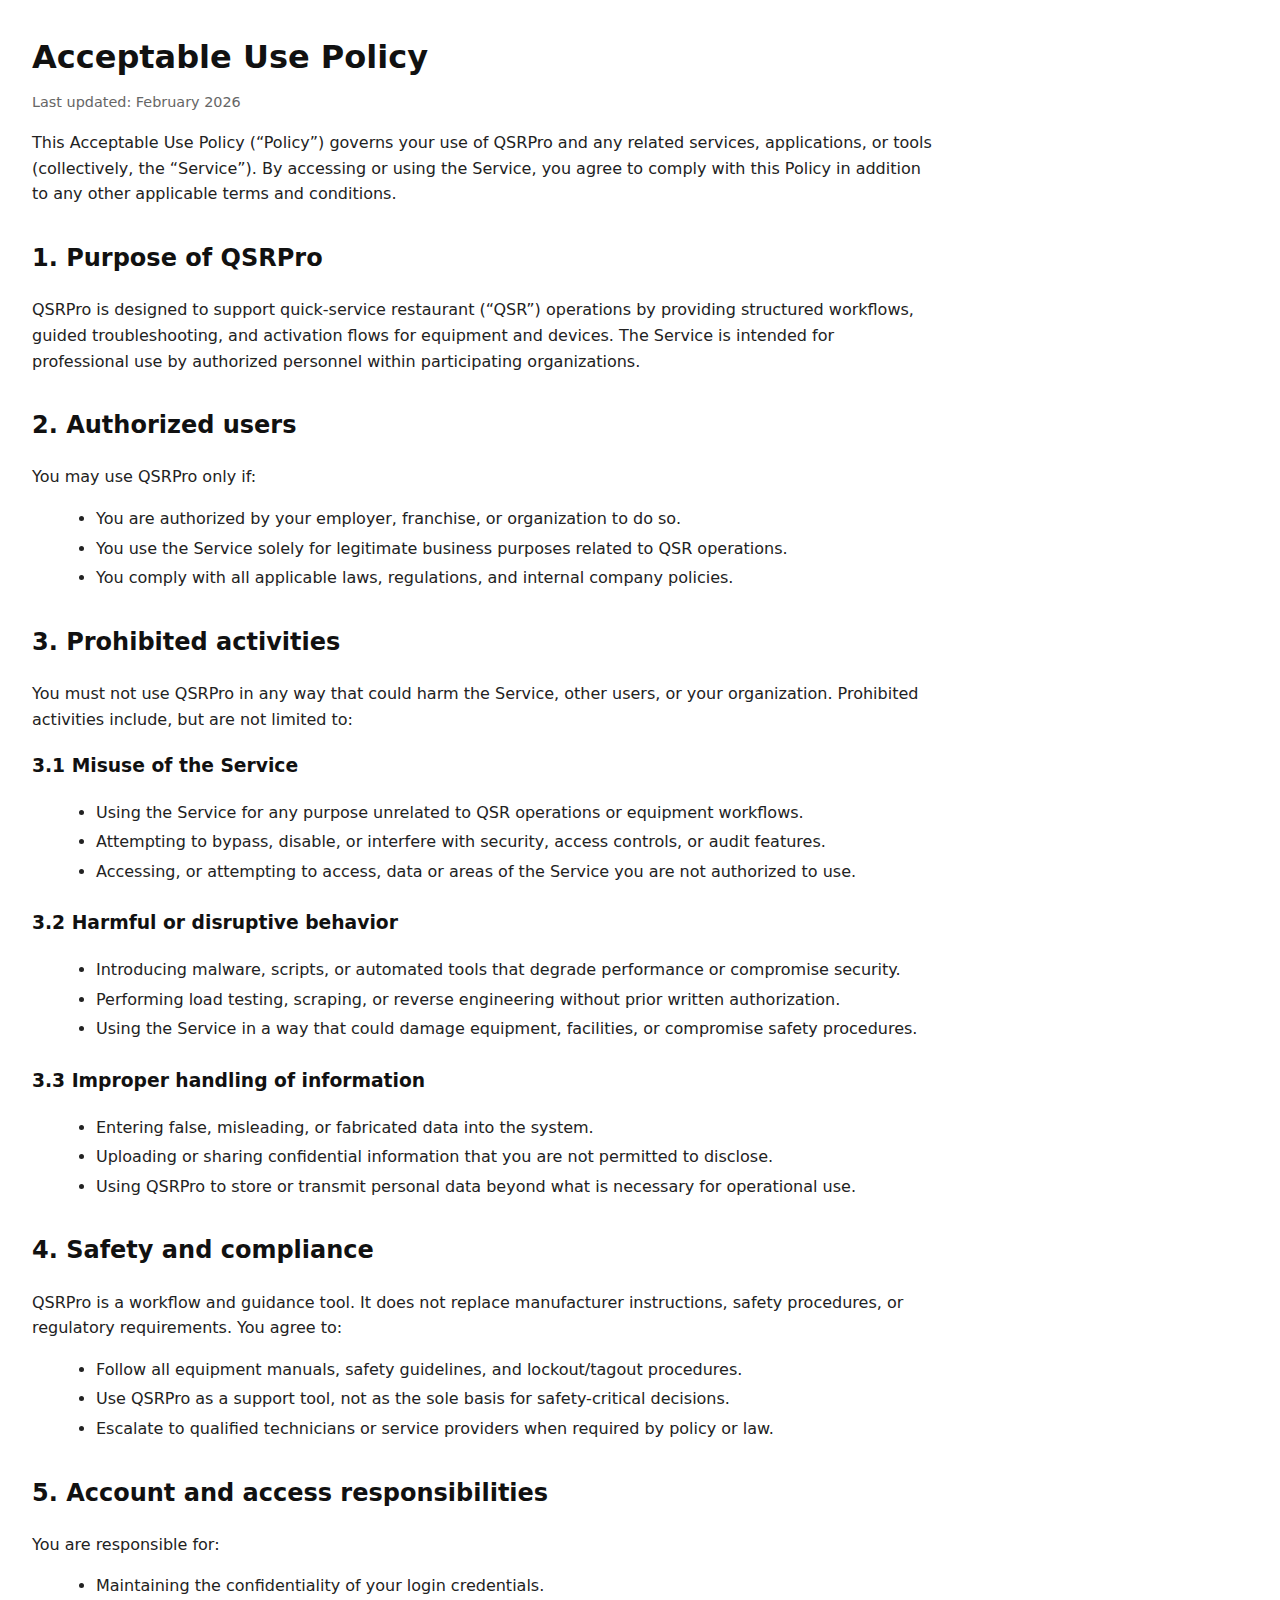
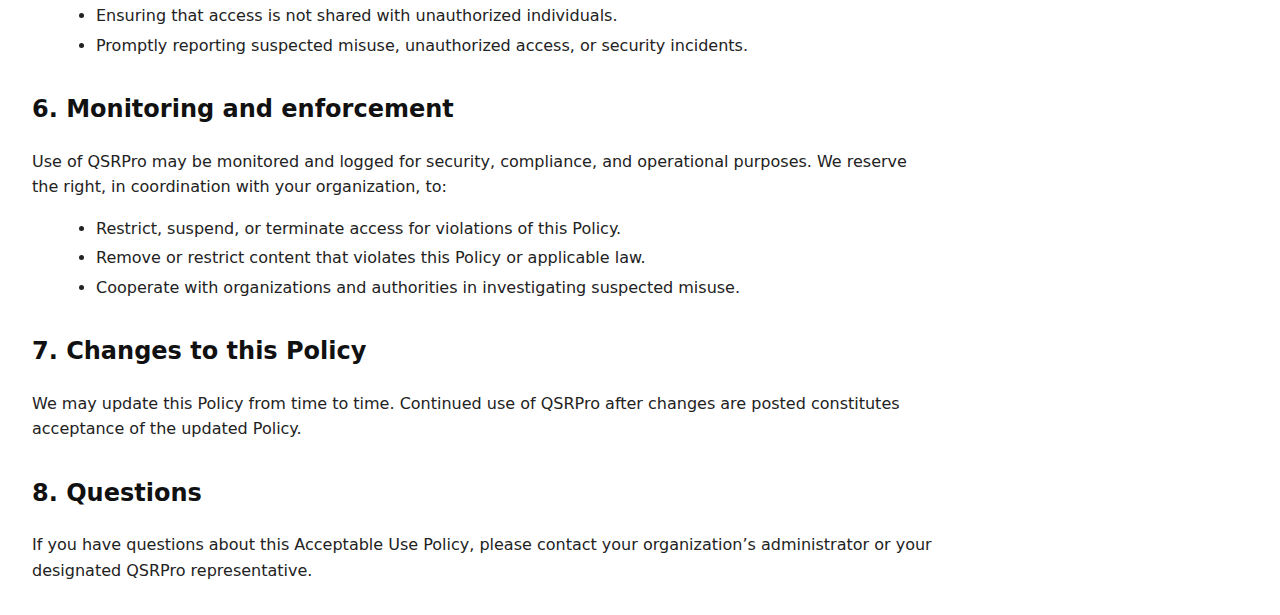
<file: qsrpro/acceptable-use.html>
<!DOCTYPE html>
<html lang="en">
<head>
  <meta charset="UTF-8" />
  <title>QSRPro – Acceptable Use Policy</title>
  <meta name="viewport" content="width=device-width, initial-scale=1" />
  <style>
    body { font-family: system-ui, -apple-system, BlinkMacSystemFont, "Segoe UI", sans-serif; margin: 2rem; line-height: 1.6; color: #222; }
    h1, h2, h3 { color: #111; }
    h1 { margin-bottom: 0.5rem; }
    h2 { margin-top: 2rem; }
    p { margin: 0.5rem 0 1rem; }
    ul { margin: 0.5rem 0 1.5rem 1.5rem; }
    li { margin: 0.25rem 0; }
    .muted { color: #666; font-size: 0.9rem; }
    .section { max-width: 900px; }
  </style>
</head>
<body>
  <div class="section">
    <h1>Acceptable Use Policy</h1>
    <p class="muted">Last updated: February 2026</p>

    <p>
      This Acceptable Use Policy (“Policy”) governs your use of QSRPro and any related
      services, applications, or tools (collectively, the “Service”). By accessing or
      using the Service, you agree to comply with this Policy in addition to any other
      applicable terms and conditions.
    </p>

    <h2>1. Purpose of QSRPro</h2>
    <p>
      QSRPro is designed to support quick-service restaurant (“QSR”) operations by
      providing structured workflows, guided troubleshooting, and activation flows for
      equipment and devices. The Service is intended for professional use by authorized
      personnel within participating organizations.
    </p>

    <h2>2. Authorized users</h2>
    <p>You may use QSRPro only if:</p>
    <ul>
      <li>You are authorized by your employer, franchise, or organization to do so.</li>
      <li>You use the Service solely for legitimate business purposes related to QSR operations.</li>
      <li>You comply with all applicable laws, regulations, and internal company policies.</li>
    </ul>

    <h2>3. Prohibited activities</h2>
    <p>
      You must not use QSRPro in any way that could harm the Service, other users, or
      your organization. Prohibited activities include, but are not limited to:
    </p>
    <h3>3.1 Misuse of the Service</h3>
    <ul>
      <li>Using the Service for any purpose unrelated to QSR operations or equipment workflows.</li>
      <li>Attempting to bypass, disable, or interfere with security, access controls, or audit features.</li>
      <li>Accessing, or attempting to access, data or areas of the Service you are not authorized to use.</li>
    </ul>

    <h3>3.2 Harmful or disruptive behavior</h3>
    <ul>
      <li>Introducing malware, scripts, or automated tools that degrade performance or compromise security.</li>
      <li>Performing load testing, scraping, or reverse engineering without prior written authorization.</li>
      <li>Using the Service in a way that could damage equipment, facilities, or compromise safety procedures.</li>
    </ul>

    <h3>3.3 Improper handling of information</h3>
    <ul>
      <li>Entering false, misleading, or fabricated data into the system.</li>
      <li>Uploading or sharing confidential information that you are not permitted to disclose.</li>
      <li>Using QSRPro to store or transmit personal data beyond what is necessary for operational use.</li>
    </ul>

    <h2>4. Safety and compliance</h2>
    <p>
      QSRPro is a workflow and guidance tool. It does not replace manufacturer instructions,
      safety procedures, or regulatory requirements. You agree to:
    </p>
    <ul>
      <li>Follow all equipment manuals, safety guidelines, and lockout/tagout procedures.</li>
      <li>Use QSRPro as a support tool, not as the sole basis for safety-critical decisions.</li>
      <li>Escalate to qualified technicians or service providers when required by policy or law.</li>
    </ul>

    <h2>5. Account and access responsibilities</h2>
    <p>You are responsible for:</p>
    <ul>
      <li>Maintaining the confidentiality of your login credentials.</li>
      <li>Ensuring that access is not shared with unauthorized individuals.</li>
      <li>Promptly reporting suspected misuse, unauthorized access, or security incidents.</li>
    </ul>

    <h2>6. Monitoring and enforcement</h2>
    <p>
      Use of QSRPro may be monitored and logged for security, compliance, and operational
      purposes. We reserve the right, in coordination with your organization, to:
    </p>
    <ul>
      <li>Restrict, suspend, or terminate access for violations of this Policy.</li>
      <li>Remove or restrict content that violates this Policy or applicable law.</li>
      <li>Cooperate with organizations and authorities in investigating suspected misuse.</li>
    </ul>

    <h2>7. Changes to this Policy</h2>
    <p>
      We may update this Policy from time to time. Continued use of QSRPro after changes
      are posted constitutes acceptance of the updated Policy.
    </p>

    <h2>8. Questions</h2>
    <p>
      If you have questions about this Acceptable Use Policy, please contact your
      organization’s administrator or your designated QSRPro representative.
    </p>
  </div>
</body>
</html>
</file>
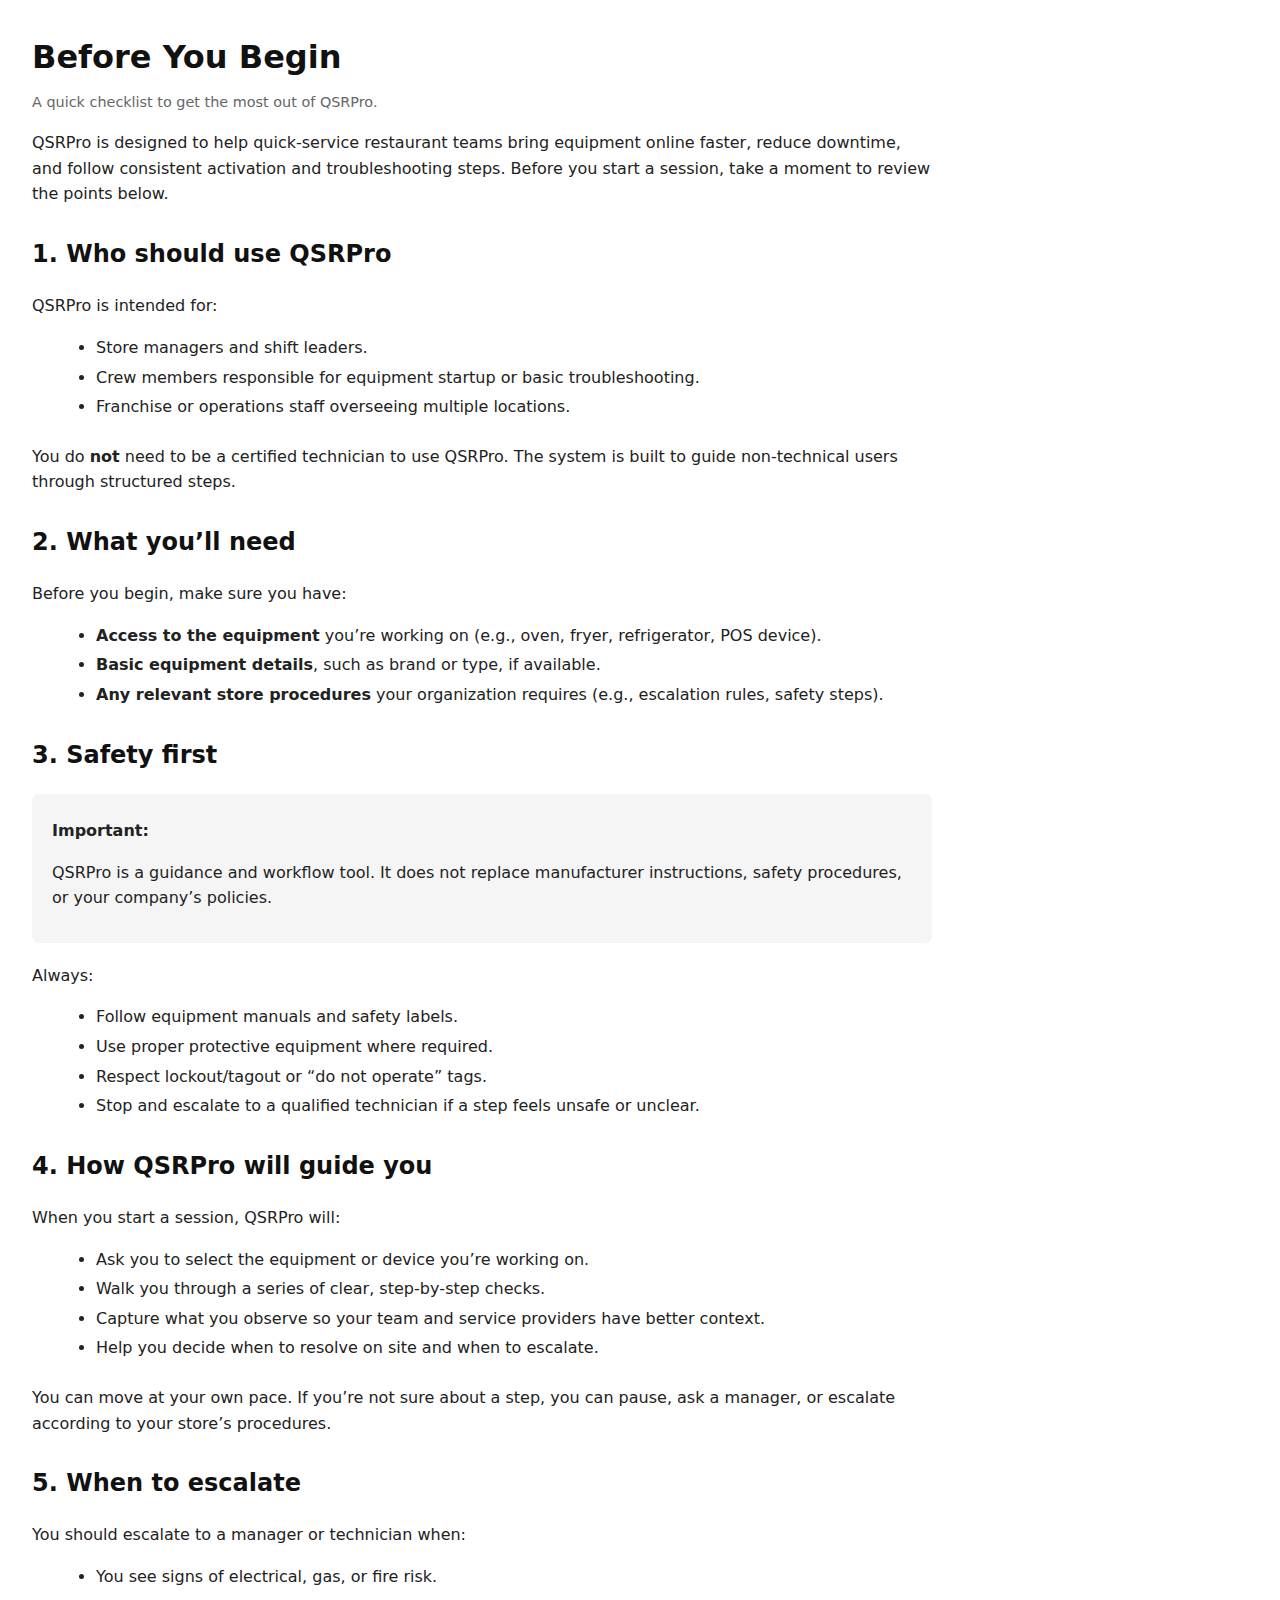
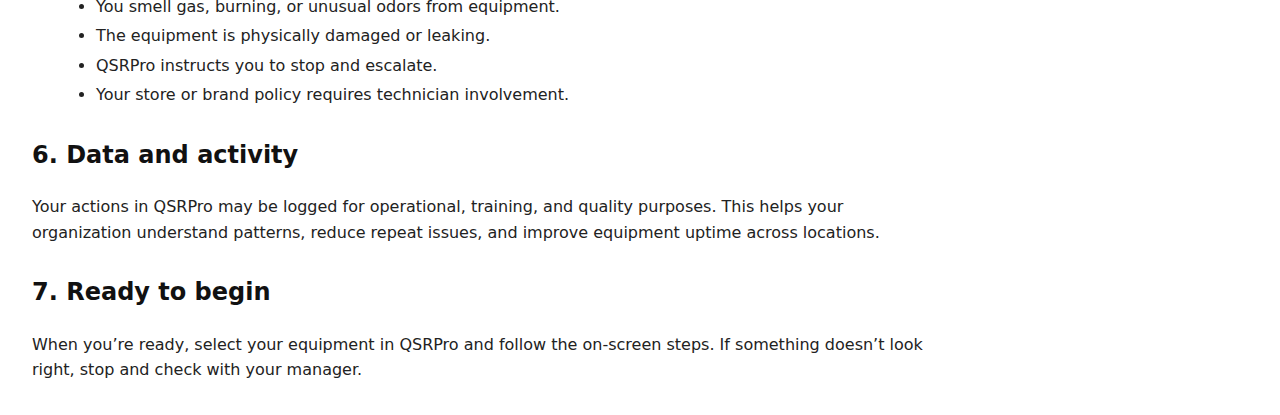
<file: qsrpro/before-you-being.html>
<!DOCTYPE html>
<html lang="en">
<head>
  <meta charset="UTF-8" />
  <title>QSRPro – Before You Begin</title>
  <meta name="viewport" content="width=device-width, initial-scale=1" />
  <style>
    body { font-family: system-ui, -apple-system, BlinkMacSystemFont, "Segoe UI", sans-serif; margin: 2rem; line-height: 1.6; color: #222; }
    h1, h2, h3 { color: #111; }
    h1 { margin-bottom: 0.5rem; }
    h2 { margin-top: 1.75rem; }
    p { margin: 0.5rem 0 1rem; }
    ul { margin: 0.5rem 0 1.5rem 1.5rem; }
    li { margin: 0.25rem 0; }
    .muted { color: #666; font-size: 0.9rem; }
    .section { max-width: 900px; }
    .callout { background: #f5f5f5; border-radius: 6px; padding: 1rem 1.25rem; margin: 1.25rem 0; }
    .strong { font-weight: 600; }
  </style>
</head>
<body>
  <div class="section">
    <h1>Before You Begin</h1>
    <p class="muted">A quick checklist to get the most out of QSRPro.</p>

    <p>
      QSRPro is designed to help quick‑service restaurant teams bring equipment online
      faster, reduce downtime, and follow consistent activation and troubleshooting steps.
      Before you start a session, take a moment to review the points below.
    </p>

    <h2>1. Who should use QSRPro</h2>
    <p>QSRPro is intended for:</p>
    <ul>
      <li>Store managers and shift leaders.</li>
      <li>Crew members responsible for equipment startup or basic troubleshooting.</li>
      <li>Franchise or operations staff overseeing multiple locations.</li>
    </ul>
    <p>
      You do <span class="strong">not</span> need to be a certified technician to use QSRPro.
      The system is built to guide non‑technical users through structured steps.
    </p>

    <h2>2. What you’ll need</h2>
    <p>Before you begin, make sure you have:</p>
    <ul>
      <li><span class="strong">Access to the equipment</span> you’re working on (e.g., oven, fryer, refrigerator, POS device).</li>
      <li><span class="strong">Basic equipment details</span>, such as brand or type, if available.</li>
      <li><span class="strong">Any relevant store procedures</span> your organization requires (e.g., escalation rules, safety steps).</li>
    </ul>

    <h2>3. Safety first</h2>
    <div class="callout">
      <p class="strong">Important:</p>
      <p>
        QSRPro is a guidance and workflow tool. It does not replace manufacturer
        instructions, safety procedures, or your company’s policies.
      </p>
    </div>
    <p>Always:</p>
    <ul>
      <li>Follow equipment manuals and safety labels.</li>
      <li>Use proper protective equipment where required.</li>
      <li>Respect lockout/tagout or “do not operate” tags.</li>
      <li>Stop and escalate to a qualified technician if a step feels unsafe or unclear.</li>
    </ul>

    <h2>4. How QSRPro will guide you</h2>
    <p>When you start a session, QSRPro will:</p>
    <ul>
      <li>Ask you to select the equipment or device you’re working on.</li>
      <li>Walk you through a series of clear, step‑by‑step checks.</li>
      <li>Capture what you observe so your team and service providers have better context.</li>
      <li>Help you decide when to resolve on site and when to escalate.</li>
    </ul>
    <p>
      You can move at your own pace. If you’re not sure about a step, you can pause,
      ask a manager, or escalate according to your store’s procedures.
    </p>

    <h2>5. When to escalate</h2>
    <p>You should escalate to a manager or technician when:</p>
    <ul>
      <li>You see signs of electrical, gas, or fire risk.</li>
      <li>You smell gas, burning, or unusual odors from equipment.</li>
      <li>The equipment is physically damaged or leaking.</li>
      <li>QSRPro instructs you to stop and escalate.</li>
      <li>Your store or brand policy requires technician involvement.</li>
    </ul>

    <h2>6. Data and activity</h2>
    <p>
      Your actions in QSRPro may be logged for operational, training, and quality
      purposes. This helps your organization understand patterns, reduce repeat issues,
      and improve equipment uptime across locations.
    </p>

    <h2>7. Ready to begin</h2>
    <p>
      When you’re ready, select your equipment in QSRPro and follow the on‑screen steps.
      If something doesn’t look right, stop and check with your manager.
    </p>
  </div>
</body>
</html>
</file>
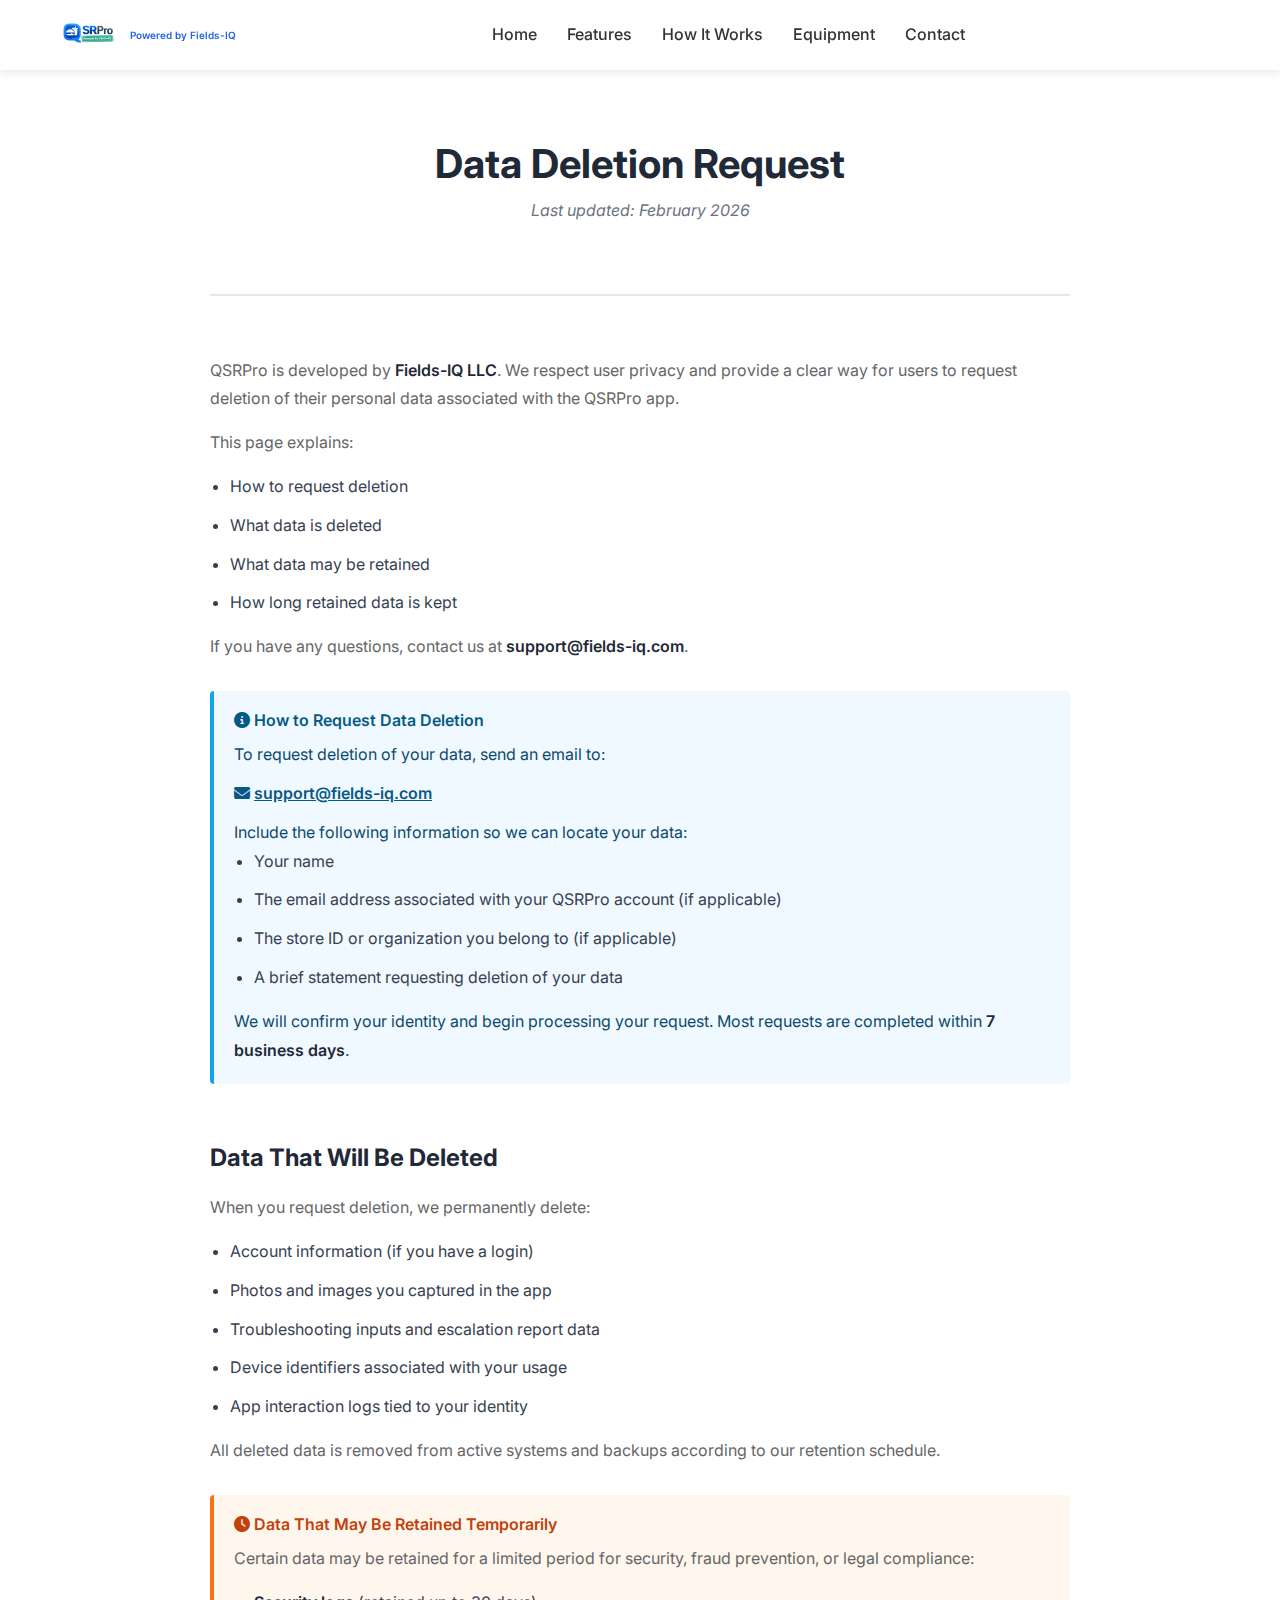
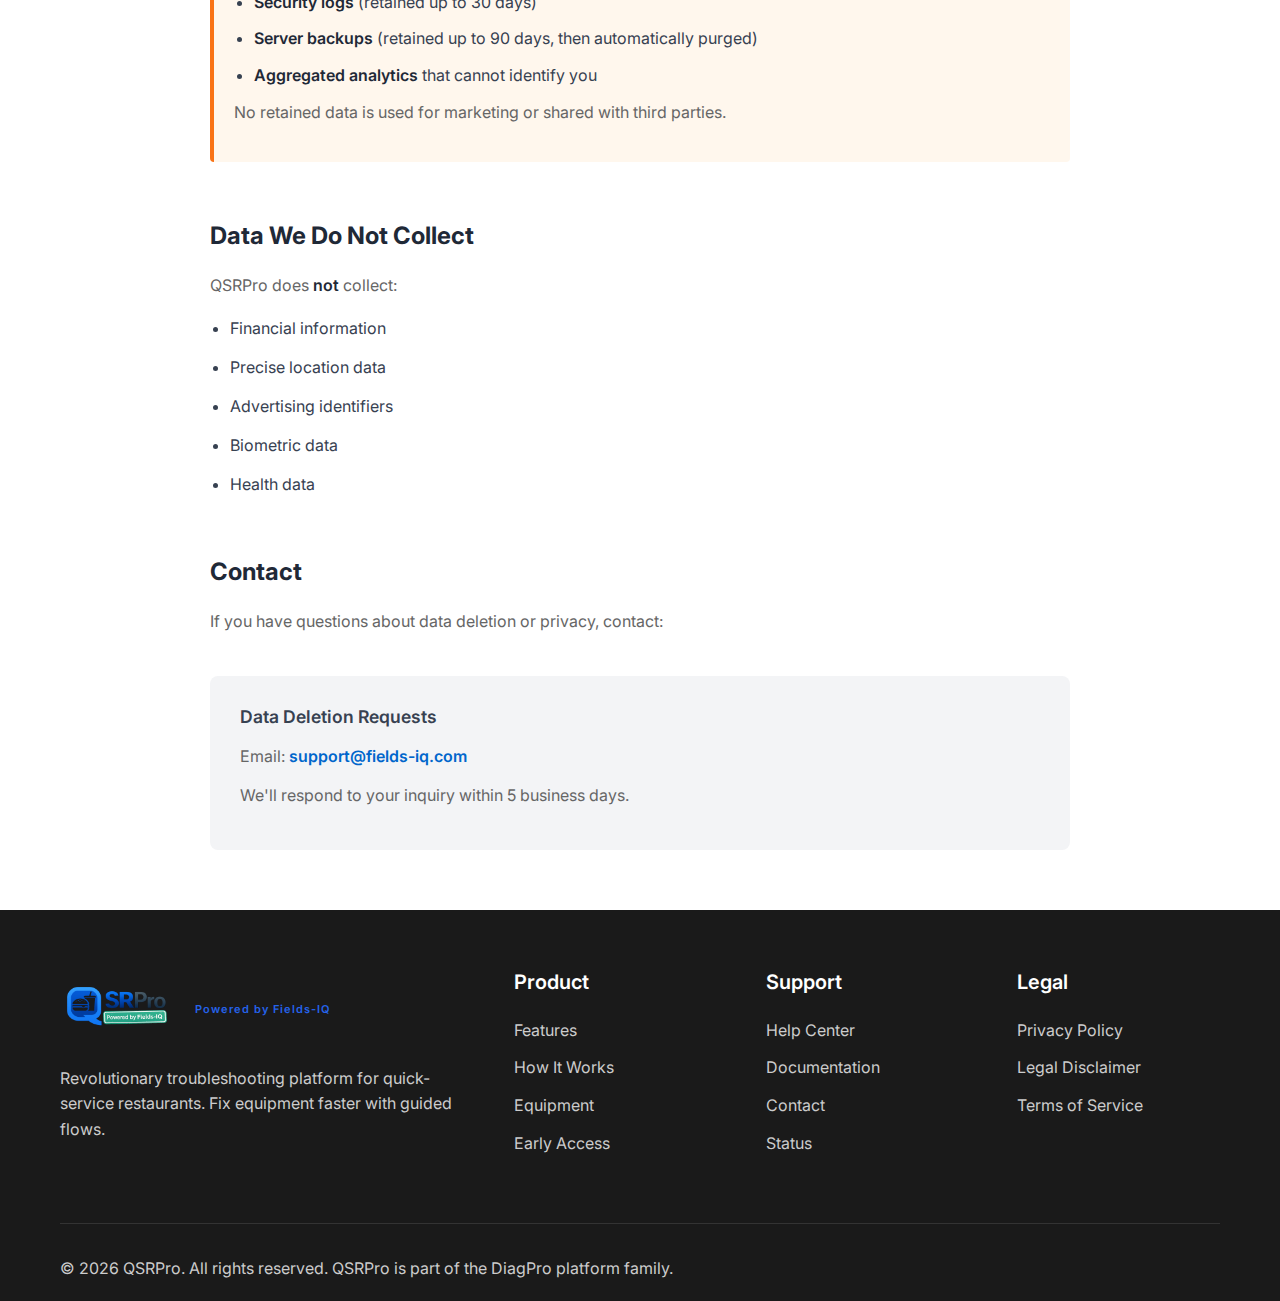
<file: qsrpro/delete-data.html>
<!DOCTYPE html>
<html lang="en">
<head>
    <meta charset="UTF-8">
    <meta name="viewport" content="width=device-width, initial-scale=1.0">
    <title>Data Deletion Request - QSRPro</title>
    <meta name="description" content="QSRPro Data Deletion Request - Learn how to request deletion of your personal data.">
    
    <!-- Fonts -->
    <link rel="preconnect" href="https://fonts.googleapis.com">
    <link rel="preconnect" href="https://fonts.gstatic.com" crossorigin>
    <link href="https://fonts.googleapis.com/css2?family=Inter:wght@300;400;500;600;700;800&display=swap" rel="stylesheet">
    
    <!-- CSS -->
    <link rel="stylesheet" href="/qsrpro/styles.css">
    <link rel="stylesheet" href="/qsrpro/legal-pages.css">
    
    <!-- Icons -->
    <link rel="stylesheet" href="https://cdnjs.cloudflare.com/ajax/libs/font-awesome/6.4.0/css/all.min.css">
    
    <style>

        .delete-data-container {
            max-width: 900px;
            margin: 0 auto;
            padding: 60px 20px;
        }

        .delete-data-header {
            text-align: center;
            margin-bottom: 60px;
            padding-bottom: 40px;
            border-bottom: 2px solid #e5e7eb;
        }

        .delete-data-header h1 {
            font-size: 2.5rem;
            font-weight: 700;
            color: #1f2937;
            margin-bottom: 10px;
        }

        .delete-data-header p {
            font-size: 1rem;
            color: #6b7280;
        }

        .delete-data-content {
            line-height: 1.8;
            color: #374151;
        }

        .delete-data-content h2 {
            font-size: 1.5rem;
            font-weight: 700;
            color: #1f2937;
            margin-top: 40px;
            margin-bottom: 20px;
            padding-top: 20px;
        }

        .delete-data-content h3 {
            font-size: 1.1rem;
            font-weight: 600;
            color: #374151;
            margin-top: 25px;
            margin-bottom: 15px;
        }

        .delete-data-content p {
            margin-bottom: 15px;
            font-size: 1rem;
        }

        .delete-data-content ul {
            margin-left: 20px;
            margin-bottom: 15px;
        }

        .delete-data-content li {
            margin-bottom: 10px;
            list-style-type: disc;
        }

        .delete-data-content strong {
            font-weight: 600;
            color: #1f2937;
        }

        .info-box {
            background: #f0f9ff;
            border-left: 4px solid #0ea5e9;
            padding: 20px;
            border-radius: 4px;
            margin: 30px 0;
        }

        .info-box h4 {
            color: #075985;
            margin-top: 0;
            margin-bottom: 10px;
            font-weight: 600;
        }

        .info-box p {
            color: #0c4a6e;
            margin-bottom: 0;
        }

        .contact-section {
            background: #f3f4f6;
            padding: 30px;
            border-radius: 8px;
            margin-top: 40px;
        }

        .contact-section h3 {
            margin-top: 0;
        }

        .contact-section p {
            margin-bottom: 10px;
        }

        .contact-email {
            font-weight: 600;
            color: #0066cc;
        }

        .retention-box {
            background: #fff7ed;
            border-left: 4px solid #f97316;
            padding: 20px;
            border-radius: 4px;
            margin: 30px 0;
        }

        .retention-box h4 {
            color: #c2410c;
            margin-top: 0;
            margin-bottom: 10px;
            font-weight: 600;
        }

        .retention-box ul {
            margin-bottom: 0;
        }

        .retention-box li {
            margin-bottom: 8px;
        }

        .last-updated {
            font-style: italic;
            color: #6b7280;
            margin-bottom: 30px;
        }
    </style>
</head>
<body>
    <!-- Navigation -->
    <nav class="navbar">
        <div class="nav-container">
            <div class="nav-logo">
                <a href="/qsrpro/index.html" class="nav-logo-link">
                    <img src="/qsrpro/logo.png" alt="QSRPro Logo" class="nav-logo-img">
                    <div class="nav-logo-text">
                        <span class="nav-logo-sub">Powered by Fields-IQ</span>
                    </div>
                </a>
            </div>
            <ul class="nav-menu">
                <li class="nav-item">
                    <a href="/qsrpro/index.html#home" class="nav-link">Home</a>
                </li>
                <li class="nav-item">
                    <a href="/qsrpro/index.html#features" class="nav-link">Features</a>
                </li>
                <li class="nav-item">
                    <a href="/qsrpro/index.html#how-it-works" class="nav-link">How It Works</a>
                </li>
                <li class="nav-item">
                    <a href="/qsrpro/index.html#equipment" class="nav-link">Equipment</a>
                </li>
                <li class="nav-item">
                    <a href="/qsrpro/index.html#contact" class="nav-link">Contact</a>
                </li>
            </ul>
            <div class="hamburger">
                <span class="bar"></span>
                <span class="bar"></span>
                <span class="bar"></span>
            </div>
        </div>
    </nav>

    <!-- Data Deletion Content -->
    <div class="delete-data-container">
        <div class="delete-data-header">
            <h1>Data Deletion Request</h1>
            <p class="last-updated">Last updated: February 2026</p>
        </div>

        <div class="delete-data-content">
            <p>
                QSRPro is developed by <strong>Fields-IQ LLC</strong>. We respect user privacy and provide a clear way for 
                users to request deletion of their personal data associated with the QSRPro app.
            </p>
            <p>
                This page explains:
            </p>
            <ul>
                <li>How to request deletion</li>
                <li>What data is deleted</li>
                <li>What data may be retained</li>
                <li>How long retained data is kept</li>
            </ul>
            <p>
                If you have any questions, contact us at <strong>support@fields-iq.com</strong>.
            </p>

            <div class="info-box">
                <h4><i class="fas fa-info-circle"></i> How to Request Data Deletion</h4>
                <p>
                    To request deletion of your data, send an email to:
                </p>
                <p style="font-weight: 600; color: #075985; margin: 10px 0;">
                    <i class="fas fa-envelope"></i> <a href="mailto:support@fields-iq.com" style="color: #075985;">support@fields-iq.com</a>
                </p>
                <p>
                    Include the following information so we can locate your data:
                </p>
                <ul>
                    <li>Your name</li>
                    <li>The email address associated with your QSRPro account (if applicable)</li>
                    <li>The store ID or organization you belong to (if applicable)</li>
                    <li>A brief statement requesting deletion of your data</li>
                </ul>
                <p>
                    We will confirm your identity and begin processing your request. Most requests are completed within 
                    <strong>7 business days</strong>.
                </p>
            </div>

            <h2>Data That Will Be Deleted</h2>
            <p>
                When you request deletion, we permanently delete:
            </p>
            <ul>
                <li>Account information (if you have a login)</li>
                <li>Photos and images you captured in the app</li>
                <li>Troubleshooting inputs and escalation report data</li>
                <li>Device identifiers associated with your usage</li>
                <li>App interaction logs tied to your identity</li>
            </ul>
            <p>
                All deleted data is removed from active systems and backups according to our retention schedule.
            </p>

            <div class="retention-box">
                <h4><i class="fas fa-clock"></i> Data That May Be Retained Temporarily</h4>
                <p>
                    Certain data may be retained for a limited period for security, fraud prevention, or legal compliance:
                </p>
                <ul>
                    <li><strong>Security logs</strong> (retained up to 30 days)</li>
                    <li><strong>Server backups</strong> (retained up to 90 days, then automatically purged)</li>
                    <li><strong>Aggregated analytics</strong> that cannot identify you</li>
                </ul>
                <p>
                    No retained data is used for marketing or shared with third parties.
                </p>
            </div>

            <h2>Data We Do Not Collect</h2>
            <p>
                QSRPro does <strong>not</strong> collect:
            </p>
            <ul>
                <li>Financial information</li>
                <li>Precise location data</li>
                <li>Advertising identifiers</li>
                <li>Biometric data</li>
                <li>Health data</li>
            </ul>

            <h2>Contact</h2>
            <p>
                If you have questions about data deletion or privacy, contact:
            </p>
            <div class="contact-section">
                <h3>Data Deletion Requests</h3>
                <p>
                    Email: <span class="contact-email">support@fields-iq.com</span>
                </p>
                <p>
                    We'll respond to your inquiry within 5 business days.
                </p>
            </div>
        </div>
    </div>

    <!-- Footer -->
    <footer class="footer">
        <div class="container">
            <div class="footer-content">
                <div class="footer-section">
                    <div class="footer-logo">
                        <a href="/qsrpro/index.html" class="footer-logo-link">
                            <img src="/qsrpro/logo.png" alt="QSRPro Logo" class="footer-logo-img">
                            <div class="footer-logo-text">
                                <span class="footer-logo-sub">Powered by Fields-IQ</span>
                            </div>
                        </a>
                    </div>
                    <p class="footer-description">
                        Revolutionary troubleshooting platform for quick-service restaurants. 
                        Fix equipment faster with guided flows.
                    </p>
                </div>
                <div class="footer-section">
                    <h3 class="footer-title">Product</h3>
                    <ul class="footer-links">
                        <li><a href="/qsrpro/index.html#features">Features</a></li>
                        <li><a href="/qsrpro/index.html#how-it-works">How It Works</a></li>
                        <li><a href="/qsrpro/index.html#equipment">Equipment</a></li>
                        <li><a href="/qsrpro/index.html#early-access">Early Access</a></li>
                    </ul>
                </div>
                <div class="footer-section">
                    <h3 class="footer-title">Support</h3>
                    <ul class="footer-links">
                        <li><a href="#">Help Center</a></li>
                        <li><a href="#">Documentation</a></li>
                        <li><a href="/qsrpro/index.html#contact">Contact</a></li>
                        <li><a href="#">Status</a></li>
                    </ul>
                </div>
                <div class="footer-section">
                    <h3 class="footer-title">Legal</h3>
                    <ul class="footer-links">
                        <li><a href="/qsrpro/privacy.html">Privacy Policy</a></li>
                        <li><a href="/qsrpro/disclaimer.html">Legal Disclaimer</a></li>
                        <li><a href="/qsrpro/terms-of-service.html">Terms of Service</a></li>
                    </ul>
                </div>
            </div>
            <div class="footer-bottom">
                <div class="footer-copyright">
                    <p>&copy; 2026 QSRPro. All rights reserved. QSRPro is part of the DiagPro platform family.</p>
                </div>
            </div>
        </div>
    </footer>

    <script src="/qsrpro/script.js"></script>
</body>
</html>
</file>
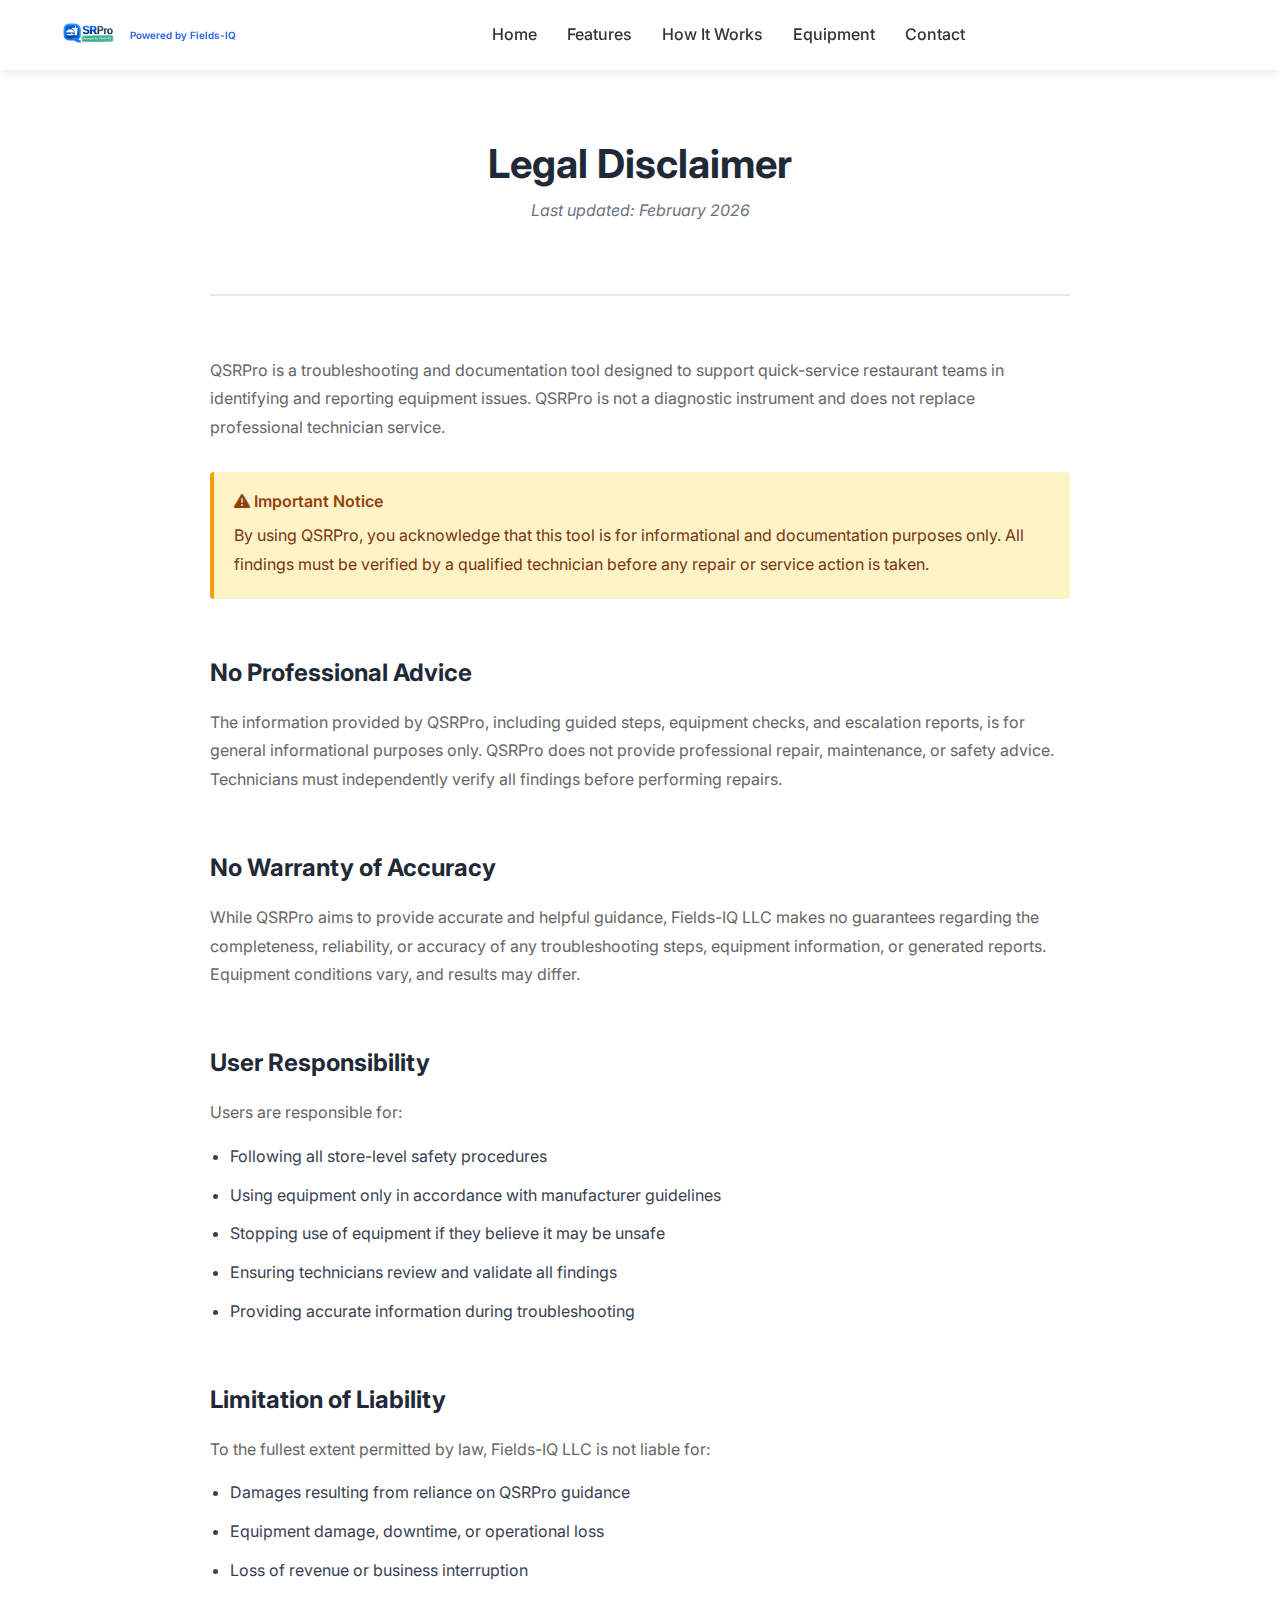
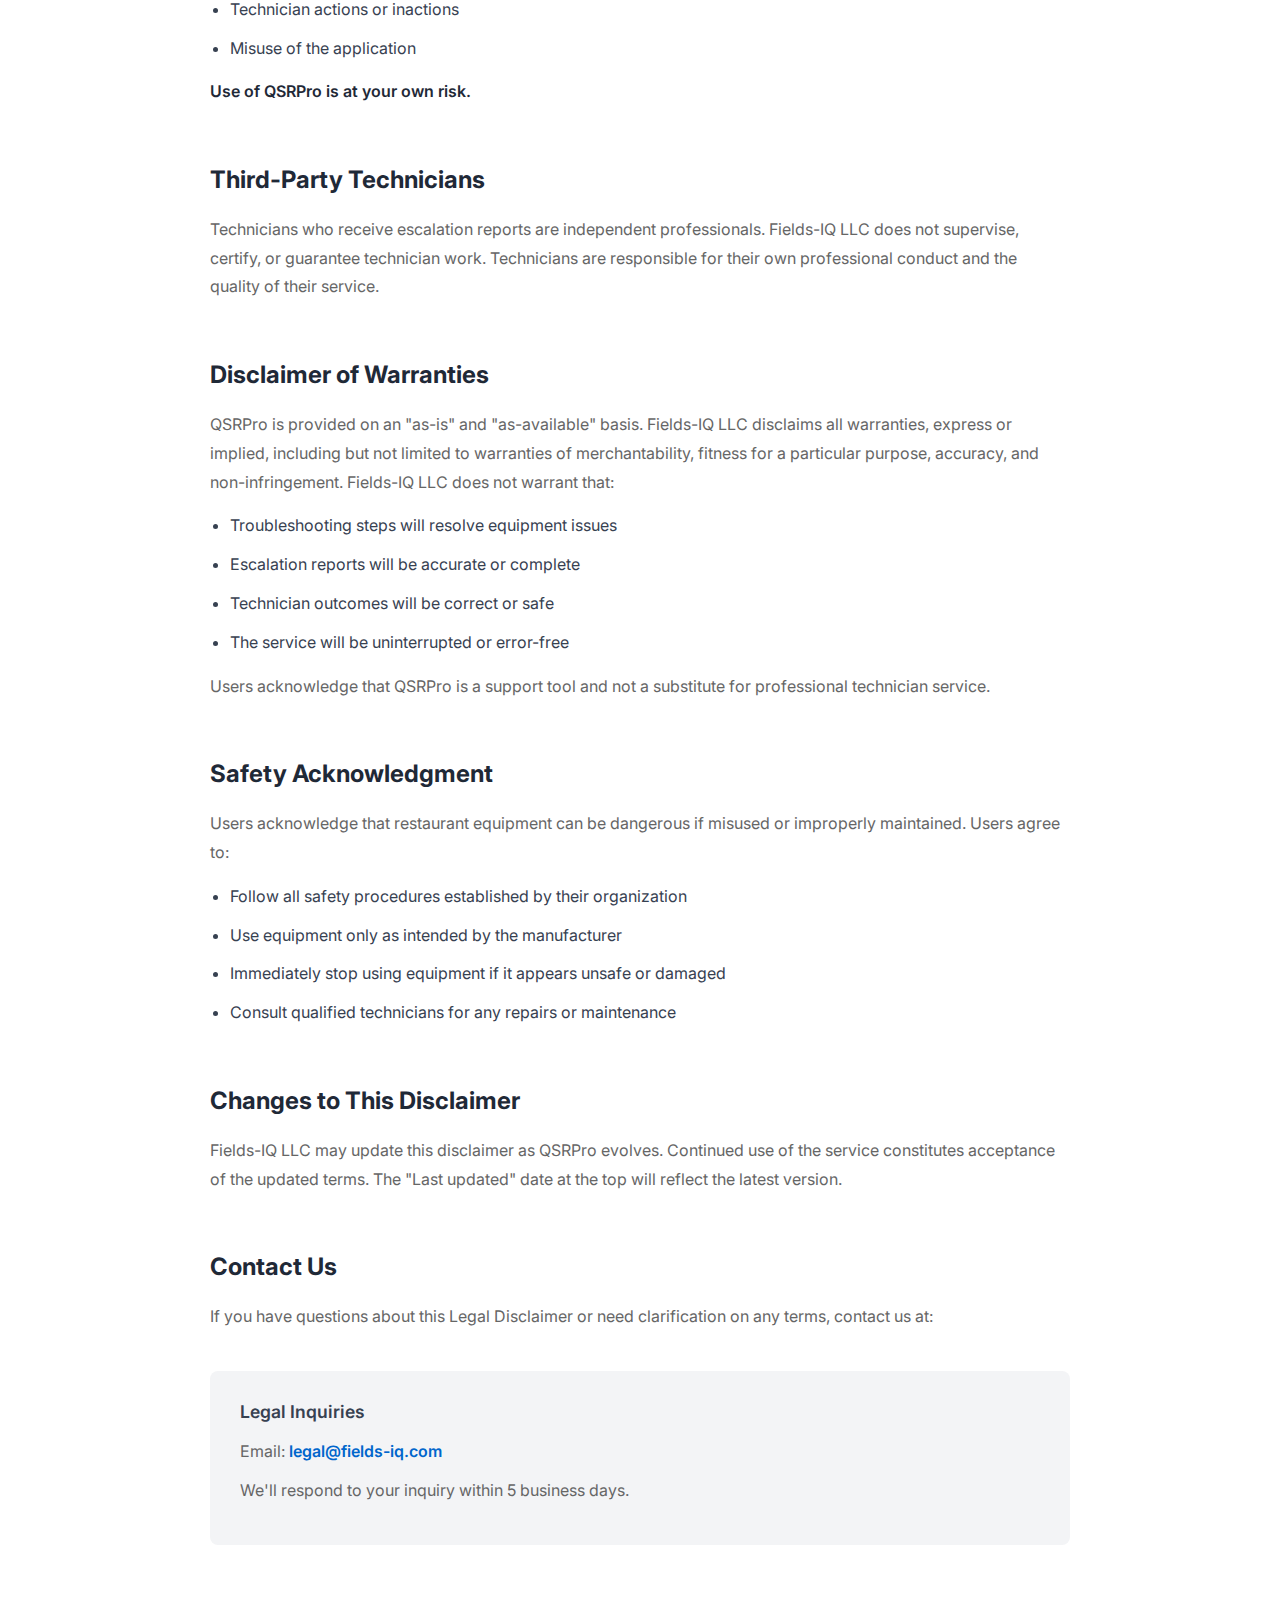
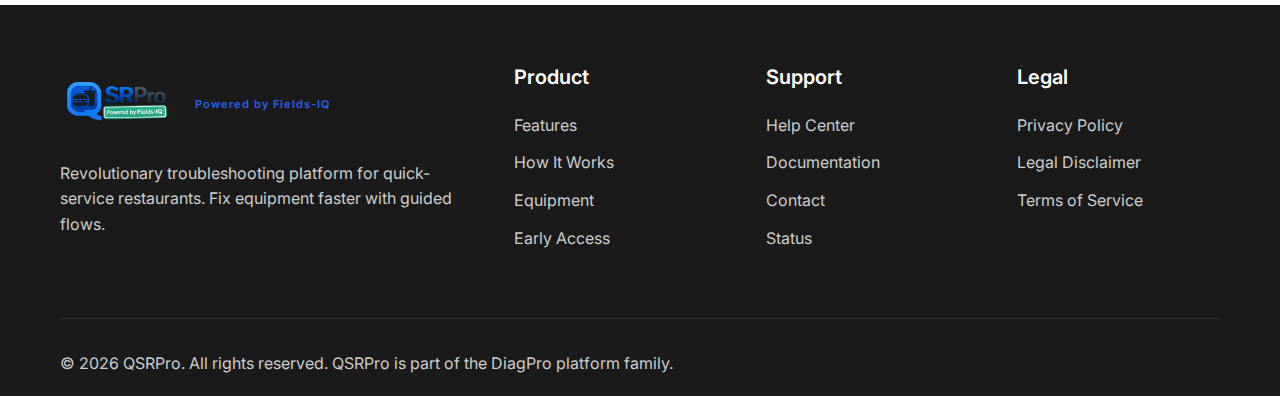
<file: qsrpro/disclaimer.html>
<!DOCTYPE html>
<html lang="en">
<head>
    <meta charset="UTF-8">
    <meta name="viewport" content="width=device-width, initial-scale=1.0">
    <title>Legal Disclaimer - QSRPro</title>
    <meta name="description" content="QSRPro Legal Disclaimer - Important information about the use and limitations of QSRPro.">
    
    <!-- Fonts -->
    <link rel="preconnect" href="https://fonts.googleapis.com">
    <link rel="preconnect" href="https://fonts.gstatic.com" crossorigin>
    <link href="https://fonts.googleapis.com/css2?family=Inter:wght@300;400;500;600;700;800&display=swap" rel="stylesheet">
    
    <!-- CSS -->
    <link rel="stylesheet" href="/qsrpro/styles.css">
    <link rel="stylesheet" href="/qsrpro/legal-pages.css">
    
    <!-- Icons -->
    <link rel="stylesheet" href="https://cdnjs.cloudflare.com/ajax/libs/font-awesome/6.4.0/css/all.min.css">
    
    <style>

        .disclaimer-container {
            max-width: 900px;
            margin: 0 auto;
            padding: 60px 20px;
        }

        .disclaimer-header {
            text-align: center;
            margin-bottom: 60px;
            padding-bottom: 40px;
            border-bottom: 2px solid #e5e7eb;
        }

        .disclaimer-header h1 {
            font-size: 2.5rem;
            font-weight: 700;
            color: #1f2937;
            margin-bottom: 10px;
        }

        .disclaimer-header p {
            font-size: 1rem;
            color: #6b7280;
        }

        .disclaimer-content {
            line-height: 1.8;
            color: #374151;
        }

        .disclaimer-content h2 {
            font-size: 1.5rem;
            font-weight: 700;
            color: #1f2937;
            margin-top: 40px;
            margin-bottom: 20px;
            padding-top: 20px;
        }

        .disclaimer-content h3 {
            font-size: 1.1rem;
            font-weight: 600;
            color: #374151;
            margin-top: 25px;
            margin-bottom: 15px;
        }

        .disclaimer-content p {
            margin-bottom: 15px;
            font-size: 1rem;
        }

        .disclaimer-content ul {
            margin-left: 20px;
            margin-bottom: 15px;
        }

        .disclaimer-content li {
            margin-bottom: 10px;
            list-style-type: disc;
        }

        .disclaimer-content strong {
            font-weight: 600;
            color: #1f2937;
        }

        .warning-box {
            background: #fef3c7;
            border-left: 4px solid #f59e0b;
            padding: 20px;
            border-radius: 4px;
            margin: 30px 0;
        }

        .warning-box h4 {
            color: #92400e;
            margin-top: 0;
            margin-bottom: 10px;
            font-weight: 600;
        }

        .warning-box p {
            color: #78350f;
            margin-bottom: 0;
        }

        .contact-section {
            background: #f3f4f6;
            padding: 30px;
            border-radius: 8px;
            margin-top: 40px;
        }

        .contact-section h3 {
            margin-top: 0;
        }

        .contact-section p {
            margin-bottom: 10px;
        }

        .contact-email {
            font-weight: 600;
            color: #0066cc;
        }

        .last-updated {
            font-style: italic;
            color: #6b7280;
            margin-bottom: 30px;
        }
    </style>
</head>
<body>
    <!-- Navigation -->
    <nav class="navbar">
        <div class="nav-container">
            <div class="nav-logo">
                <a href="/qsrpro/index.html" class="nav-logo-link">
                    <img src="/qsrpro/logo.png" alt="QSRPro Logo" class="nav-logo-img">
                    <div class="nav-logo-text">
                        <span class="nav-logo-sub">Powered by Fields-IQ</span>
                    </div>
                </a>
            </div>
            <ul class="nav-menu">
                <li class="nav-item">
                    <a href="/qsrpro/index.html#home" class="nav-link">Home</a>
                </li>
                <li class="nav-item">
                    <a href="/qsrpro/index.html#features" class="nav-link">Features</a>
                </li>
                <li class="nav-item">
                    <a href="/qsrpro/index.html#how-it-works" class="nav-link">How It Works</a>
                </li>
                <li class="nav-item">
                    <a href="/qsrpro/index.html#equipment" class="nav-link">Equipment</a>
                </li>
                <li class="nav-item">
                    <a href="/qsrpro/index.html#contact" class="nav-link">Contact</a>
                </li>
            </ul>
            <div class="hamburger">
                <span class="bar"></span>
                <span class="bar"></span>
                <span class="bar"></span>
            </div>
        </div>
    </nav>

    <!-- Disclaimer Content -->
    <div class="disclaimer-container">
        <div class="disclaimer-header">
            <h1>Legal Disclaimer</h1>
            <p class="last-updated">Last updated: February 2026</p>
        </div>

        <div class="disclaimer-content">
            <p>
                QSRPro is a troubleshooting and documentation tool designed to support quick-service restaurant teams 
                in identifying and reporting equipment issues. QSRPro is not a diagnostic instrument and does not replace 
                professional technician service.
            </p>

            <div class="warning-box">
                <h4><i class="fas fa-exclamation-triangle"></i> Important Notice</h4>
                <p>
                    By using QSRPro, you acknowledge that this tool is for informational and documentation purposes only. 
                    All findings must be verified by a qualified technician before any repair or service action is taken.
                </p>
            </div>

            <h2>No Professional Advice</h2>
            <p>
                The information provided by QSRPro, including guided steps, equipment checks, and escalation reports, 
                is for general informational purposes only. QSRPro does not provide professional repair, maintenance, 
                or safety advice. Technicians must independently verify all findings before performing repairs.
            </p>

            <h2>No Warranty of Accuracy</h2>
            <p>
                While QSRPro aims to provide accurate and helpful guidance, Fields-IQ LLC makes no guarantees regarding 
                the completeness, reliability, or accuracy of any troubleshooting steps, equipment information, or generated 
                reports. Equipment conditions vary, and results may differ.
            </p>

            <h2>User Responsibility</h2>
            <p>Users are responsible for:</p>
            <ul>
                <li>Following all store-level safety procedures</li>
                <li>Using equipment only in accordance with manufacturer guidelines</li>
                <li>Stopping use of equipment if they believe it may be unsafe</li>
                <li>Ensuring technicians review and validate all findings</li>
                <li>Providing accurate information during troubleshooting</li>
            </ul>

            <h2>Limitation of Liability</h2>
            <p>
                To the fullest extent permitted by law, Fields-IQ LLC is not liable for:
            </p>
            <ul>
                <li>Damages resulting from reliance on QSRPro guidance</li>
                <li>Equipment damage, downtime, or operational loss</li>
                <li>Loss of revenue or business interruption</li>
                <li>Technician actions or inactions</li>
                <li>Misuse of the application</li>
            </ul>
            <p>
                <strong>Use of QSRPro is at your own risk.</strong>
            </p>

            <h2>Third-Party Technicians</h2>
            <p>
                Technicians who receive escalation reports are independent professionals. Fields-IQ LLC does not supervise, 
                certify, or guarantee technician work. Technicians are responsible for their own professional conduct and 
                the quality of their service.
            </p>

            <h2>Disclaimer of Warranties</h2>
            <p>
                QSRPro is provided on an "as-is" and "as-available" basis. Fields-IQ LLC disclaims all warranties, 
                express or implied, including but not limited to warranties of merchantability, fitness for a particular 
                purpose, accuracy, and non-infringement. Fields-IQ LLC does not warrant that:
            </p>
            <ul>
                <li>Troubleshooting steps will resolve equipment issues</li>
                <li>Escalation reports will be accurate or complete</li>
                <li>Technician outcomes will be correct or safe</li>
                <li>The service will be uninterrupted or error-free</li>
            </ul>
            <p>
                Users acknowledge that QSRPro is a support tool and not a substitute for professional technician service.
            </p>

            <h2>Safety Acknowledgment</h2>
            <p>
                Users acknowledge that restaurant equipment can be dangerous if misused or improperly maintained. 
                Users agree to:
            </p>
            <ul>
                <li>Follow all safety procedures established by their organization</li>
                <li>Use equipment only as intended by the manufacturer</li>
                <li>Immediately stop using equipment if it appears unsafe or damaged</li>
                <li>Consult qualified technicians for any repairs or maintenance</li>
            </ul>

            <h2>Changes to This Disclaimer</h2>
            <p>
                Fields-IQ LLC may update this disclaimer as QSRPro evolves. Continued use of the service constitutes 
                acceptance of the updated terms. The "Last updated" date at the top will reflect the latest version.
            </p>

            <h2>Contact Us</h2>
            <p>
                If you have questions about this Legal Disclaimer or need clarification on any terms, contact us at:
            </p>
            <div class="contact-section">
                <h3>Legal Inquiries</h3>
                <p>
                    Email: <span class="contact-email">legal@fields-iq.com</span>
                </p>
                <p>
                    We'll respond to your inquiry within 5 business days.
                </p>
            </div>
        </div>
    </div>

    <!-- Footer -->
    <footer class="footer">
        <div class="container">
            <div class="footer-content">
                <div class="footer-section">
                    <div class="footer-logo">
                        <a href="/qsrpro/index.html" class="footer-logo-link">
                            <img src="/qsrpro/logo.png" alt="QSRPro Logo" class="footer-logo-img">
                            <div class="footer-logo-text">
                                <span class="footer-logo-sub">Powered by Fields-IQ</span>
                            </div>
                        </a>
                    </div>
                    <p class="footer-description">
                        Revolutionary troubleshooting platform for quick-service restaurants. 
                        Fix equipment faster with guided flows.
                    </p>
                </div>
                <div class="footer-section">
                    <h3 class="footer-title">Product</h3>
                    <ul class="footer-links">
                        <li><a href="/qsrpro/index.html#features">Features</a></li>
                        <li><a href="/qsrpro/index.html#how-it-works">How It Works</a></li>
                        <li><a href="/qsrpro/index.html#equipment">Equipment</a></li>
                        <li><a href="/qsrpro/index.html#early-access">Early Access</a></li>
                    </ul>
                </div>
                <div class="footer-section">
                    <h3 class="footer-title">Support</h3>
                    <ul class="footer-links">
                        <li><a href="#">Help Center</a></li>
                        <li><a href="#">Documentation</a></li>
                        <li><a href="/qsrpro/index.html#contact">Contact</a></li>
                        <li><a href="#">Status</a></li>
                    </ul>
                </div>
                <div class="footer-section">
                    <h3 class="footer-title">Legal</h3>
                    <ul class="footer-links">
                        <li><a href="/qsrpro/privacy.html">Privacy Policy</a></li>
                        <li><a href="/qsrpro/disclaimer.html">Legal Disclaimer</a></li>
                        <li><a href="#">Terms of Service</a></li>
                    </ul>
                </div>
            </div>
            <div class="footer-bottom">
                <div class="footer-copyright">
                    <p>&copy; 2026 QSRPro. All rights reserved. QSRPro is part of the DiagPro platform family.</p>
                </div>
            </div>
        </div>
    </footer>

    <script src="/qsrpro/script.js"></script>
</body>
</html>
</file>
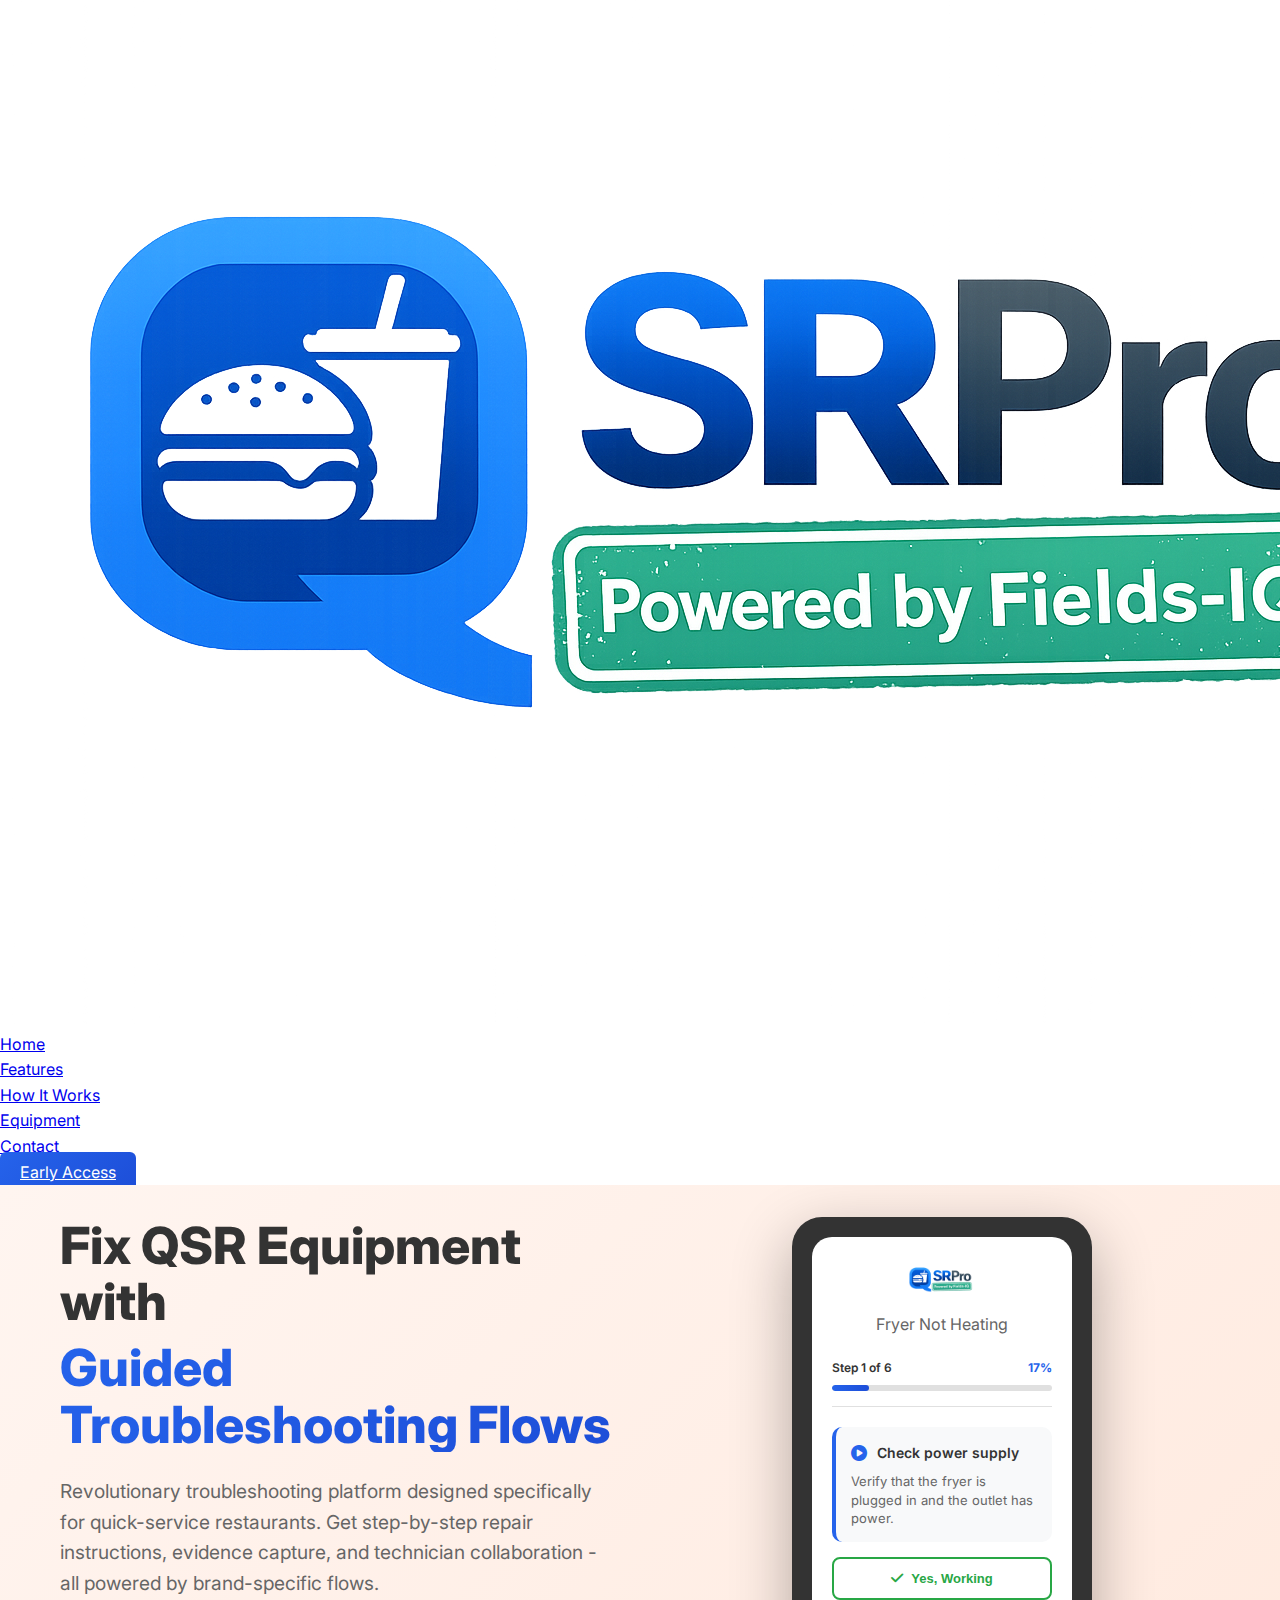
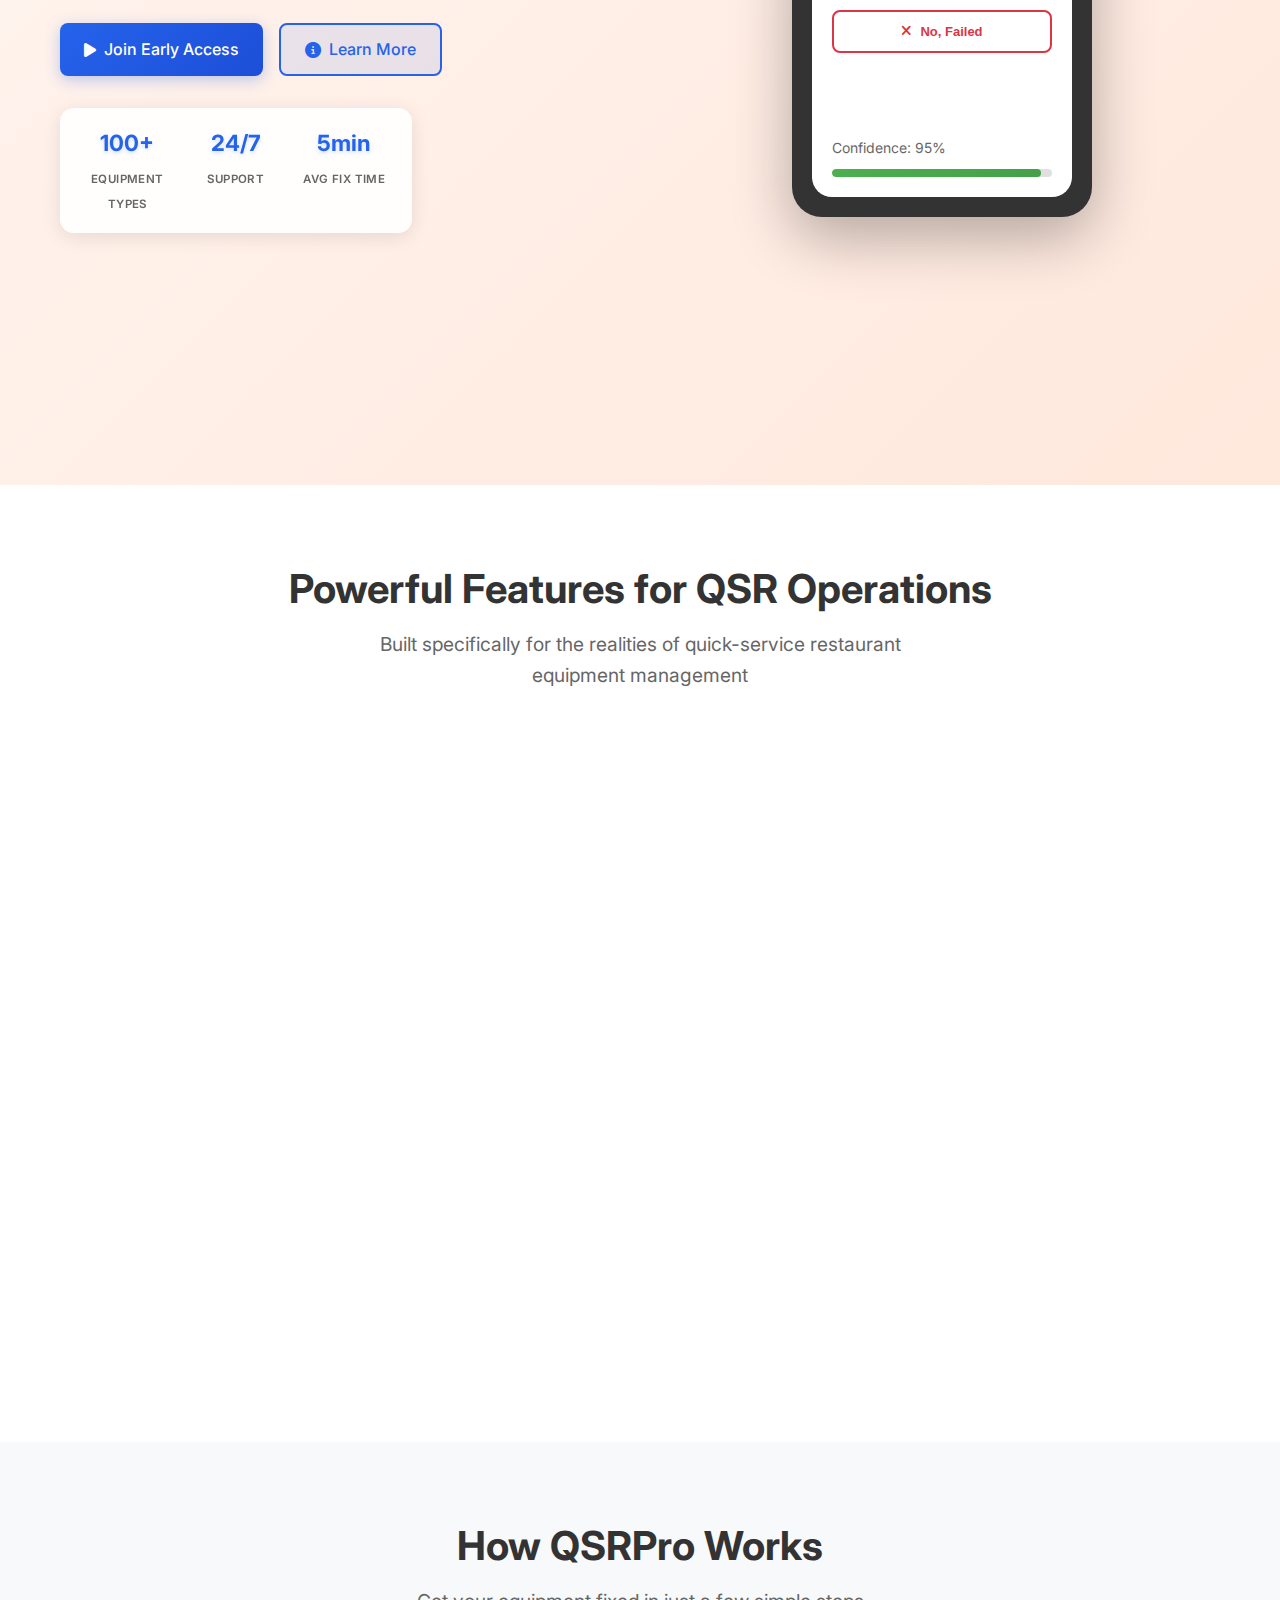
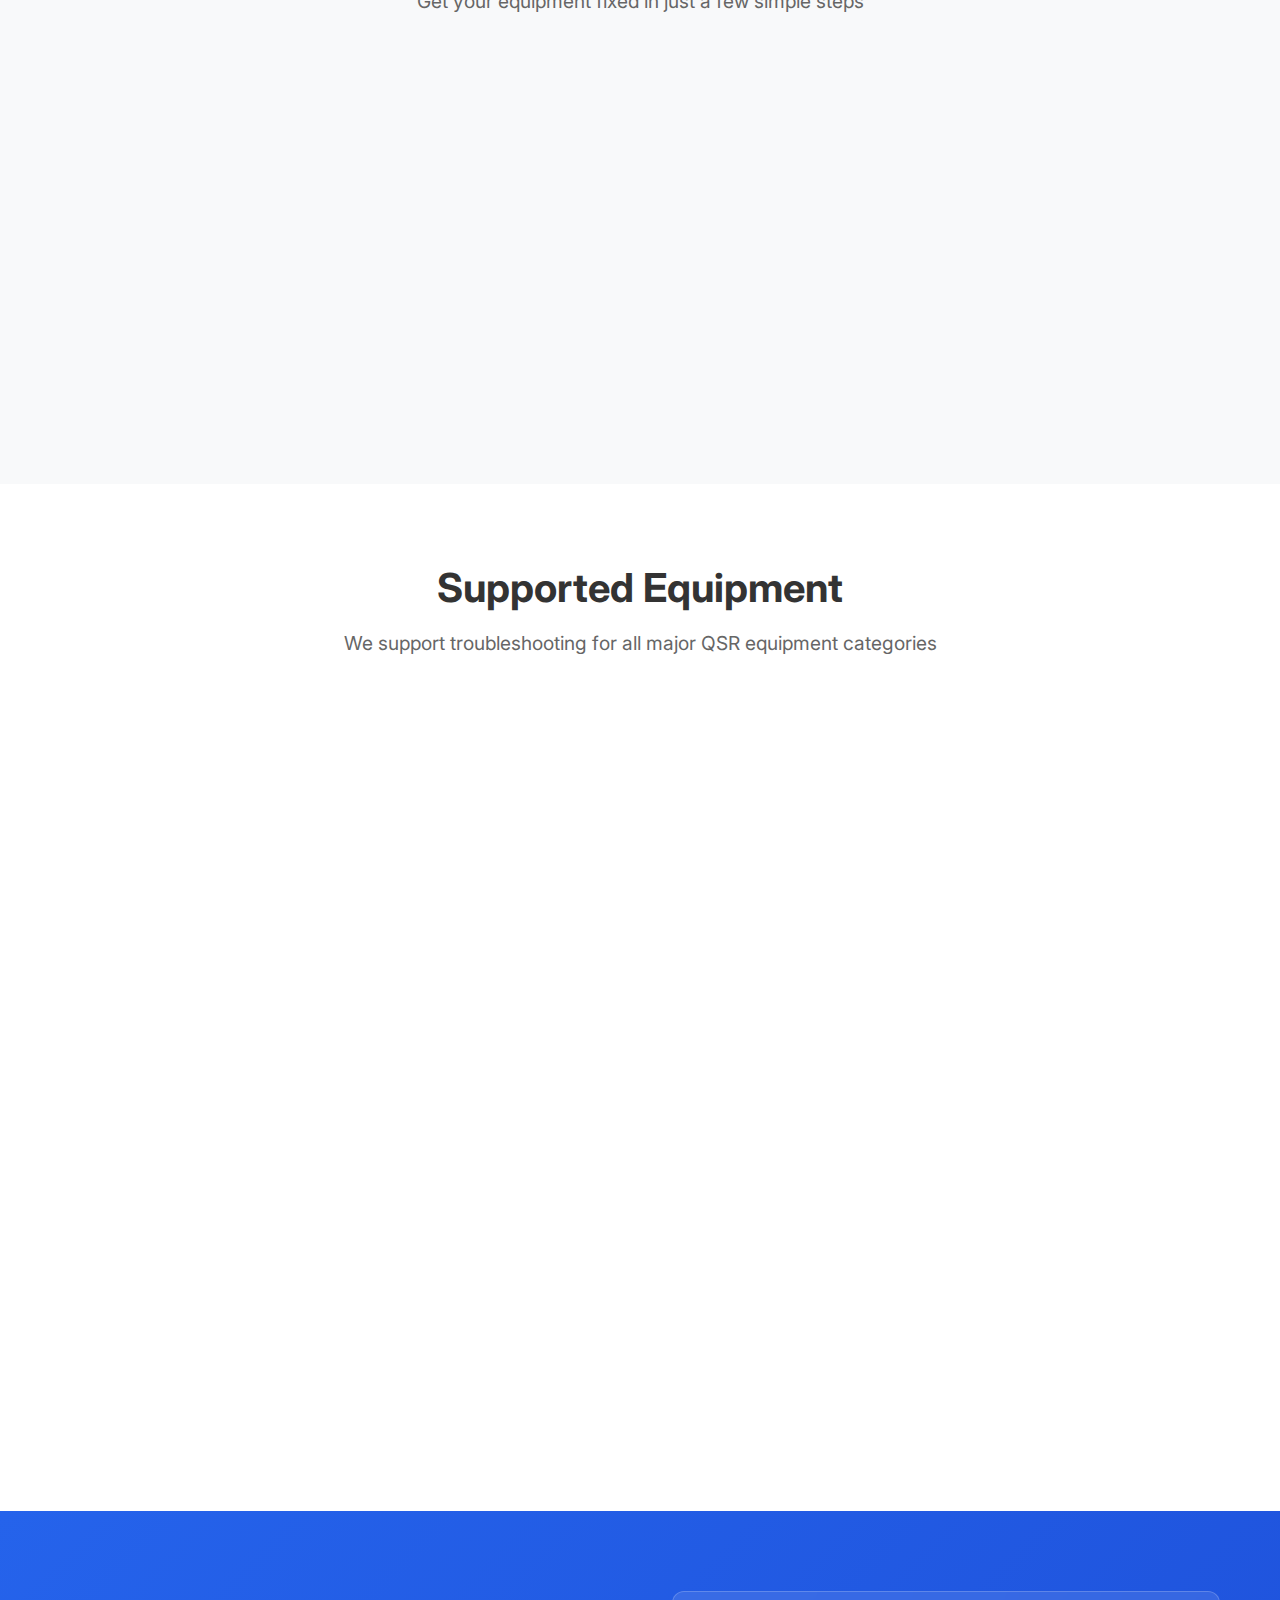
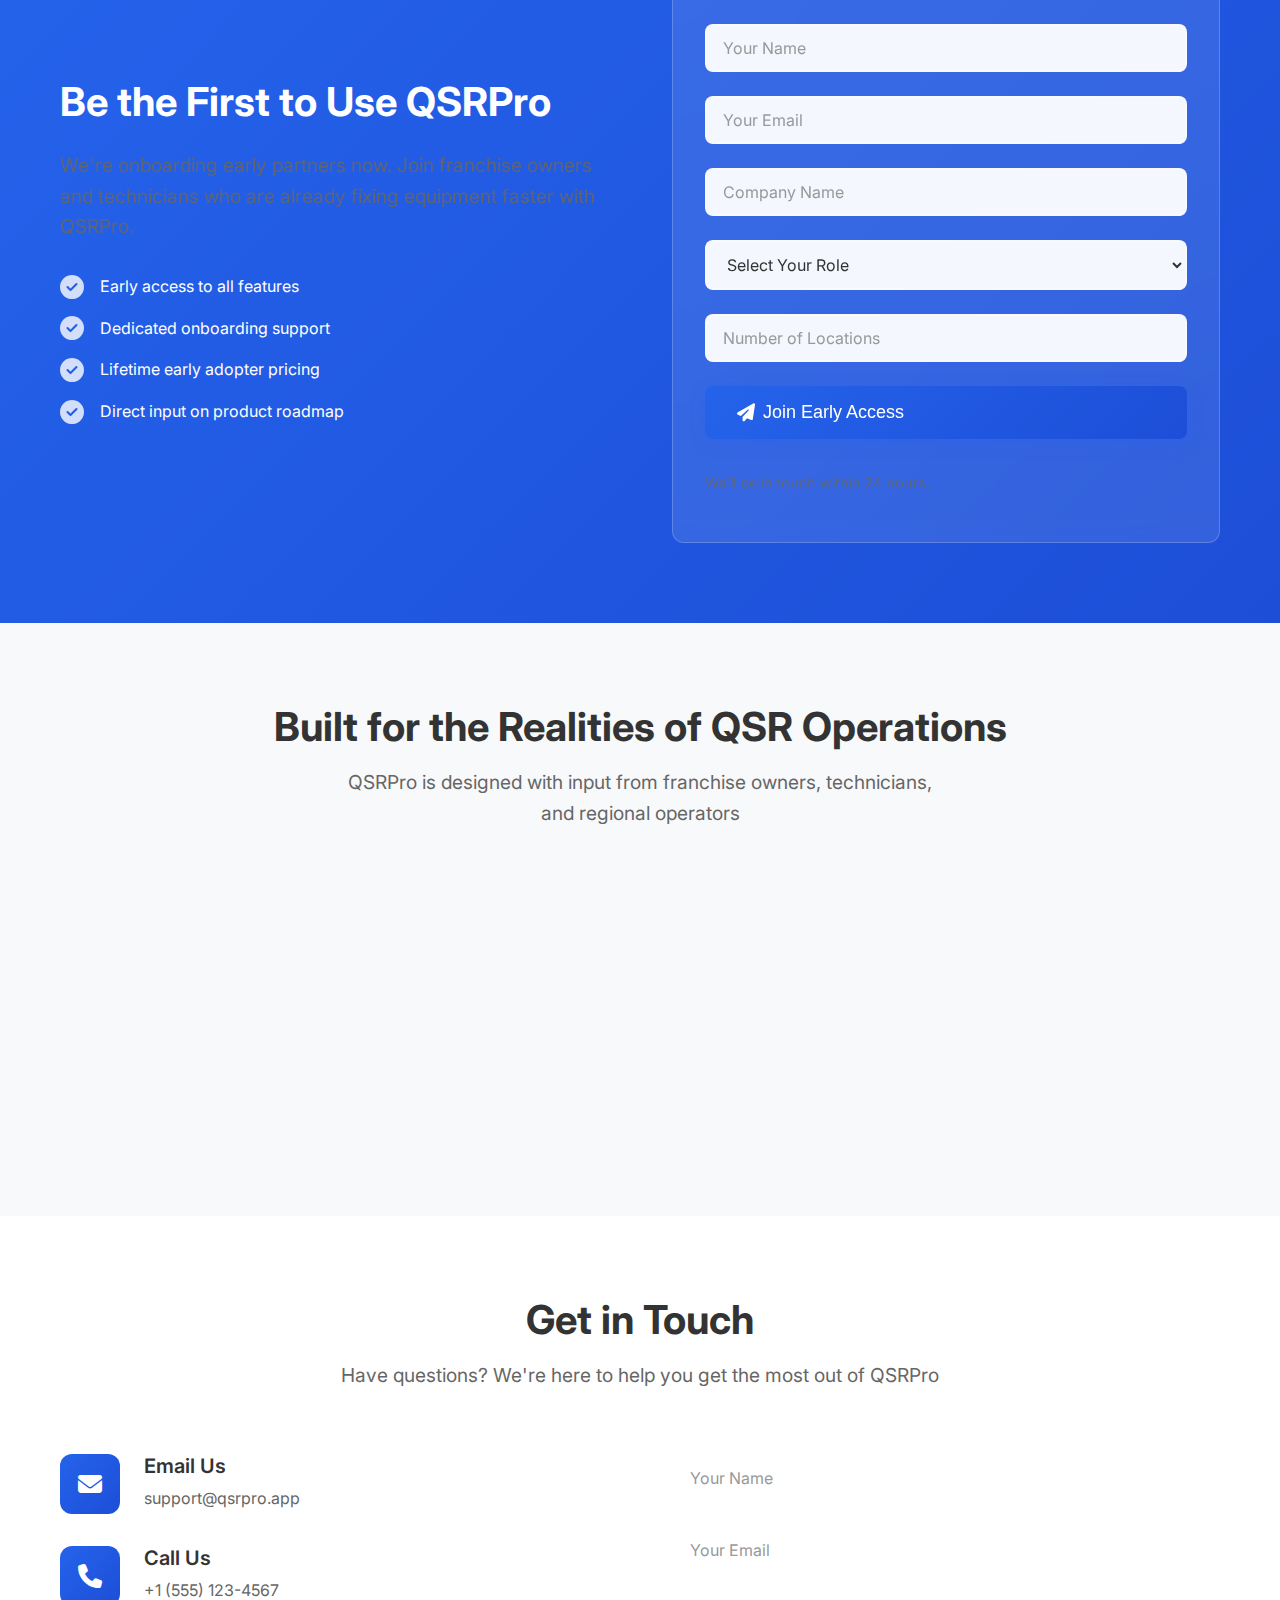
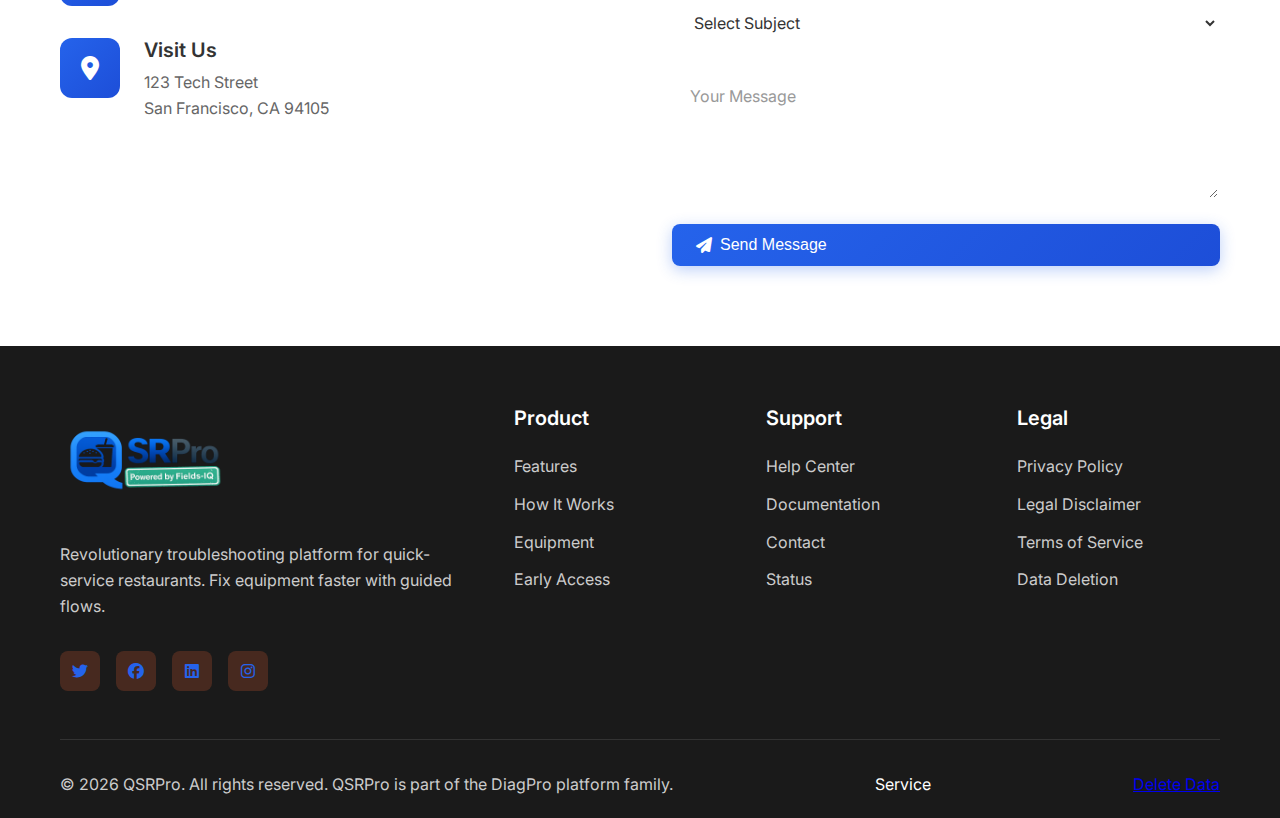
<file: qsrpro/index-fi.html>
<!DOCTYPE html>
<html lang="en">
<head>
    <meta charset="UTF-8">
    <meta name="viewport" content="width=device-width, initial-scale=1.0">
    <title>QSRPro - Troubleshooting Platform for Quick-Service Restaurants</title>
    <meta name="description" content="Revolutionary troubleshooting platform for QSR equipment. Get instant solutions, step-by-step guidance, and expert support for all your restaurant equipment.">
    <meta name="keywords" content="QSR troubleshooting, restaurant equipment repair, fryer repair, ice cream machine, quick service restaurant, repair guide">
    
    <!-- Open Graph / Facebook -->
    <meta property="og:type" content="website">
    <meta property="og:url" content="https://qsrpro.app/">
    <meta property="og:title" content="QSRPro - Troubleshooting Platform for Quick-Service Restaurants">
    <meta property="og:description" content="Revolutionary troubleshooting platform for QSR equipment. Get instant solutions for all your restaurant equipment.">
    <meta property="og:image" content="https://qsrpro.app/assets/og-image.jpg">

    <!-- Twitter -->
    <meta property="twitter:card" content="summary_large_image">
    <meta property="twitter:url" content="https://qsrpro.app/">
    <meta property="twitter:title" content="QSRPro - Troubleshooting Platform for Quick-Service Restaurants">
    <meta property="twitter:description" content="Revolutionary troubleshooting platform for QSR equipment. Get instant solutions for all your restaurant equipment.">
    <meta property="twitter:image" content="https://qsrpro.app/assets/og-image.jpg">

    <!-- Favicon -->
    <link rel="icon" type="image/x-icon" href="assets/favicon.ico">
    <link rel="apple-touch-icon" sizes="180x180" href="assets/apple-touch-icon.png">
    
    <!-- Fonts -->
    <link rel="preconnect" href="https://fonts.googleapis.com">
    <link rel="preconnect" href="https://fonts.gstatic.com" crossorigin>
    <link href="https://fonts.googleapis.com/css2?family=Inter:wght@300;400;500;600;700;800&display=swap" rel="stylesheet">
    
    <!-- CSS -->
    <link rel="stylesheet" href="/qsrpro/styles.css">
    
    <!-- Icons -->
    <link rel="stylesheet" href="https://cdnjs.cloudflare.com/ajax/libs/font-awesome/6.4.0/css/all.min.css">
</head>
<body>
    <!-- Navigation -->
    <nav class="navbar">
        <div class="nav-container">
            <div class="nav-logo">
                <a href="/" class="nav-logo-link">
                    <img src="/qsrpro/logo.png" alt="QSRPro Logo" class="nav-logo-img">
                </a>
            </div>
            <ul class="nav-menu">
                <li class="nav-item">
                    <a href="#home" class="nav-link">Home</a>
                </li>
                <li class="nav-item">
                    <a href="#features" class="nav-link">Features</a>
                </li>
                <li class="nav-item">
                    <a href="#how-it-works" class="nav-link">How It Works</a>
                </li>
                <li class="nav-item">
                    <a href="#equipment" class="nav-link">Equipment</a>
                </li>
                <li class="nav-item">
                    <a href="#contact" class="nav-link">Contact</a>
                </li>
                <li class="nav-item">
                    <a href="#early-access" class="nav-link cta-button">Early Access</a>
                </li>
            </ul>
            <div class="hamburger">
                <span class="bar"></span>
                <span class="bar"></span>
                <span class="bar"></span>
            </div>
        </div>
    </nav>

    <!-- Hero Section -->
    <section id="home" class="hero">
        <div class="hero-container">
            <div class="hero-content">
                <div class="hero-text">
                    <h1 class="hero-title">
                        Fix QSR Equipment with 
                        <span class="gradient-text">Guided Troubleshooting Flows</span>
                    </h1>
                    <p class="hero-description">
                        Revolutionary troubleshooting platform designed specifically for quick-service restaurants. 
                        Get step-by-step repair instructions, evidence capture, and technician collaboration - all powered by brand-specific flows.
                    </p>
                    <div class="hero-buttons">
                        <a href="#early-access" class="btn btn-primary">
                            <i class="fas fa-play"></i>
                            Join Early Access
                        </a>
                        <a href="#how-it-works" class="btn btn-secondary">
                            <i class="fas fa-info-circle"></i>
                            Learn More
                        </a>
                    </div>
                    <div class="hero-stats">
                        <div class="stat">
                            <span class="stat-number">100+</span>
                            <span class="stat-label">Equipment Types</span>
                        </div>
                        <div class="stat">
                            <span class="stat-number">24/7</span>
                            <span class="stat-label">Support</span>
                        </div>
                        <div class="stat">
                            <span class="stat-number">5min</span>
                            <span class="stat-label">Avg Fix Time</span>
                        </div>
                    </div>
                </div>
                <div class="hero-image">
                    <div class="phone-mockup">
                        <div class="phone-screen">
                            <div class="app-interface">
                                <div class="app-header">
                                    <img src="/qsrpro/logo.png" alt="QSRPro" class="app-logo">
                                    <div class="app-subtitle">Fryer Not Heating</div>
                                </div>
                                
                                <!-- Progress Bar -->
                                <div class="progress-section">
                                    <div class="progress-label">
                                        <span class="progress-text">Step <span class="current-step">1</span> of <span class="total-steps">6</span></span>
                                        <span class="progress-percent"><span class="percent-value">17</span>%</span>
                                    </div>
                                    <div class="progress-bar">
                                        <div class="progress-fill" style="width: 17%"></div>
                                    </div>
                                </div>

                                <!-- Diagnostic Content -->
                                <div class="diagnostic-content">
                                    <div class="step-display">
                                        <div class="step-title-display">
                                            <i class="fas fa-play-circle"></i>
                                            <span id="stepTitle">Check power supply</span>
                                        </div>
                                        <div class="step-description" id="stepDescription">
                                            Verify that the fryer is plugged in and the outlet has power.
                                        </div>
                                    </div>

                                    <!-- Action Buttons -->
                                    <div class="step-actions" id="stepActions">
                                        <button class="action-btn action-success">
                                            <i class="fas fa-check"></i>
                                            <span>Yes, Working</span>
                                        </button>
                                        <button class="action-btn action-failure">
                                            <i class="fas fa-times"></i>
                                            <span>No, Failed</span>
                                        </button>
                                    </div>

                                    <!-- Branch Decision (shown when needed) -->
                                    <div class="branch-decision" id="branchDecision" style="display: none;">
                                        <div class="branch-title">
                                            <i class="fas fa-code-branch"></i>
                                            <span>Element working?</span>
                                        </div>
                                        <div class="branch-options">
                                            <button class="branch-btn branch-yes">
                                                <i class="fas fa-check-circle"></i>
                                                <span>Yes</span>
                                            </button>
                                            <button class="branch-btn branch-no">
                                                <i class="fas fa-times-circle"></i>
                                                <span>No</span>
                                            </button>
                                        </div>
                                    </div>
                                </div>

                                <!-- Confidence Meter -->
                                <div class="confidence-meter">
                                    <div class="confidence-label">Confidence: <span id="confidenceValue">17</span>%</div>
                                    <div class="confidence-bar">
                                        <div class="confidence-fill" id="confidenceFill" style="width: 17%"></div>
                                    </div>
                                </div>
                            </div>
                        </div>
                    </div>
                </div>
            </div>
        </div>
        <div class="hero-background">
            <div class="floating-icon" style="top: 20%; left: 10%;">
                <i class="fas fa-fire"></i>
            </div>
            <div class="floating-icon" style="top: 60%; right: 15%;">
                <i class="fas fa-cog"></i>
            </div>
            <div class="floating-icon" style="bottom: 30%; left: 20%;">
                <i class="fas fa-tools"></i>
            </div>
        </div>
    </section>

    <!-- Features Section -->
    <section id="features" class="features">
        <div class="container">
            <div class="section-header">
                <h2 class="section-title">Powerful Features for QSR Operations</h2>
                <p class="section-description">
                    Built specifically for the realities of quick-service restaurant equipment management
                </p>
            </div>
            <div class="features-grid">
                <div class="feature-card">
                    <div class="feature-icon">
                        <i class="fas fa-list-check"></i>
                    </div>
                    <h3 class="feature-title">Guided Flows</h3>
                    <p class="feature-description">
                        Step-by-step troubleshooting flows aligned with major OEM specifications and franchise standards.
                    </p>
                </div>
                <div class="feature-card">
                    <div class="feature-icon">
                        <i class="fas fa-camera"></i>
                    </div>
                    <h3 class="feature-title">Evidence Capture</h3>
                    <p class="feature-description">
                        Document issues with photos and notes for faster escalation and resolution tracking.
                    </p>
                </div>
                <div class="feature-card">
                    <div class="feature-icon">
                        <i class="fas fa-mobile-alt"></i>
                    </div>
                    <h3 class="feature-title">Mobile-First</h3>
                    <p class="feature-description">
                        Access troubleshooting guides on-site with our responsive mobile application.
                    </p>
                </div>
                <div class="feature-card">
                    <div class="feature-icon">
                        <i class="fas fa-users-cog"></i>
                    </div>
                    <h3 class="feature-title">Technician Collaboration</h3>
                    <p class="feature-description">
                        Contribute improvements and corrections to flows. Build institutional knowledge across your team.
                    </p>
                </div>
                <div class="feature-card">
                    <div class="feature-icon">
                        <i class="fas fa-building"></i>
                    </div>
                    <h3 class="feature-title">Multi-Location Ready</h3>
                    <p class="feature-description">
                        Manage equipment troubleshooting across franchise groups and regional operators seamlessly.
                    </p>
                </div>
                <div class="feature-card">
                    <div class="feature-icon">
                        <i class="fas fa-chart-line"></i>
                    </div>
                    <h3 class="feature-title">Analytics & Insights</h3>
                    <p class="feature-description">
                        Track repair patterns, identify recurring issues, and optimize maintenance schedules.
                    </p>
                </div>
            </div>
        </div>
    </section>

    <!-- How It Works Section -->
    <section id="how-it-works" class="how-it-works">
        <div class="container">
            <div class="section-header">
                <h2 class="section-title">How QSRPro Works</h2>
                <p class="section-description">
                    Get your equipment fixed in just a few simple steps
                </p>
            </div>
            <div class="steps-container">
                <div class="step-item">
                    <div class="step-number">1</div>
                    <div class="step-content">
                        <h3 class="step-title">Select Equipment</h3>
                        <p class="step-description">
                            Choose your equipment type and brand. QSRPro recognizes all major QSR equipment manufacturers.
                        </p>
                    </div>
                    <div class="step-visual">
                        <i class="fas fa-search"></i>
                    </div>
                </div>
                <div class="step-item">
                    <div class="step-number">2</div>
                    <div class="step-content">
                        <h3 class="step-title">Describe the Issue</h3>
                        <p class="step-description">
                            Tell us what's wrong. Our system matches your issue to the most relevant troubleshooting flow.
                        </p>
                    </div>
                    <div class="step-visual">
                        <i class="fas fa-comment-dots"></i>
                    </div>
                </div>
                <div class="step-item">
                    <div class="step-number">3</div>
                    <div class="step-content">
                        <h3 class="step-title">Follow Guided Steps</h3>
                        <p class="step-description">
                            Get clear, actionable instructions with photos and safety warnings for each diagnostic step.
                        </p>
                    </div>
                    <div class="step-visual">
                        <i class="fas fa-list-ol"></i>
                    </div>
                </div>
                <div class="step-item">
                    <div class="step-number">4</div>
                    <div class="step-content">
                        <h3 class="step-title">Document & Resolve</h3>
                        <p class="step-description">
                            Capture evidence, document your findings, and escalate if needed. Track resolution status in real-time.
                        </p>
                    </div>
                    <div class="step-visual">
                        <i class="fas fa-check-circle"></i>
                    </div>
                </div>
            </div>
        </div>
    </section>

    <!-- Supported Equipment -->
    <section id="equipment" class="equipment">
        <div class="container">
            <div class="section-header">
                <h2 class="section-title">Supported Equipment</h2>
                <p class="section-description">
                    We support troubleshooting for all major QSR equipment categories
                </p>
            </div>
            <div class="equipment-grid">
                <div class="equipment-item">
                    <div class="equipment-icon">🍟</div>
                    <h3>Fryers</h3>
                    <p>Deep fryers, pressure fryers, open pot fryers from all major brands</p>
                </div>
                <div class="equipment-item">
                    <div class="equipment-icon">🍦</div>
                    <h3>Ice Cream Machines</h3>
                    <p>Soft serve machines, ice cream dispensers, freezers</p>
                </div>
                <div class="equipment-item">
                    <div class="equipment-icon">🔥</div>
                    <h3>Grills & Griddles</h3>
                    <p>Flat top grills, char grills, griddles, broilers</p>
                </div>
                <div class="equipment-item">
                    <div class="equipment-icon">🌡️</div>
                    <h3>Refrigeration</h3>
                    <p>Walk-in coolers, reach-in refrigerators, freezers, prep tables</p>
                </div>
                <div class="equipment-item">
                    <div class="equipment-icon">🍕</div>
                    <h3>Ovens</h3>
                    <p>Conveyor ovens, deck ovens, combination ovens, warmers</p>
                </div>
                <div class="equipment-item">
                    <div class="equipment-icon">🧊</div>
                    <h3>Beverage Systems</h3>
                    <p>Soda fountains, ice makers, beverage dispensers, coffee machines</p>
                </div>
            </div>
        </div>
    </section>

    <!-- Early Access Section -->
    <section id="early-access" class="early-access">
        <div class="container">
            <div class="early-access-content">
                <div class="early-access-text">
                    <h2 class="early-access-title">Be the First to Use QSRPro</h2>
                    <p class="early-access-description">
                        We're onboarding early partners now. Join franchise owners and technicians who are already 
                        fixing equipment faster with QSRPro.
                    </p>
                    <div class="early-access-benefits">
                        <div class="benefit-item">
                            <i class="fas fa-check-circle"></i>
                            <span>Early access to all features</span>
                        </div>
                        <div class="benefit-item">
                            <i class="fas fa-check-circle"></i>
                            <span>Dedicated onboarding support</span>
                        </div>
                        <div class="benefit-item">
                            <i class="fas fa-check-circle"></i>
                            <span>Lifetime early adopter pricing</span>
                        </div>
                        <div class="benefit-item">
                            <i class="fas fa-check-circle"></i>
                            <span>Direct input on product roadmap</span>
                        </div>
                    </div>
                </div>
                <form class="early-access-form" id="earlyAccessForm">
                    <div class="form-group">
                        <input type="text" id="name" name="name" placeholder="Your Name" required>
                    </div>
                    <div class="form-group">
                        <input type="email" id="email" name="email" placeholder="Your Email" required>
                    </div>
                    <div class="form-group">
                        <input type="text" id="company" name="company" placeholder="Company Name">
                    </div>
                    <div class="form-group">
                        <select id="role" name="role" required>
                            <option value="">Select Your Role</option>
                            <option value="franchise_owner">Franchise Owner</option>
                            <option value="technician">Technician</option>
                            <option value="regional_operator">Regional Operator</option>
                            <option value="other">Other</option>
                        </select>
                    </div>
                    <div class="form-group">
                        <input type="number" id="locations" name="locations" placeholder="Number of Locations" min="1">
                    </div>
                    <button type="submit" class="btn btn-primary btn-large">
                        <i class="fas fa-paper-plane"></i>
                        Join Early Access
                    </button>
                    <p class="form-note">We'll be in touch within 24 hours.</p>
                </form>
            </div>
        </div>
    </section>

    <!-- Vision Section -->
    <section class="vision">
        <div class="container">
            <div class="section-header">
                <h2 class="section-title">Built for the Realities of QSR Operations</h2>
                <p class="section-description">
                    QSRPro is designed with input from franchise owners, technicians, and regional operators
                </p>
            </div>
            <div class="vision-grid">
                <div class="vision-card">
                    <div class="vision-number">1</div>
                    <h3>No Guesswork</h3>
                    <p>Clear, step-by-step flows eliminate confusion and reduce downtime. Every technician follows the same proven process.</p>
                </div>
                <div class="vision-card">
                    <div class="vision-number">2</div>
                    <h3>Brand-Specific</h3>
                    <p>Flows are aligned with major OEM specifications and franchise standards. Get accurate guidance for your exact equipment.</p>
                </div>
                <div class="vision-card">
                    <div class="vision-number">3</div>
                    <h3>Continuous Improvement</h3>
                    <p>Technicians contribute corrections and improvements. Future OEM validation ensures accuracy at scale.</p>
                </div>
            </div>
        </div>
    </section>

    <!-- Contact Section -->
    <section id="contact" class="contact">
        <div class="container">
            <div class="section-header">
                <h2 class="section-title">Get in Touch</h2>
                <p class="section-description">
                    Have questions? We're here to help you get the most out of QSRPro
                </p>
            </div>
            <div class="contact-content">
                <div class="contact-info">
                    <div class="contact-item">
                        <div class="contact-icon">
                            <i class="fas fa-envelope"></i>
                        </div>
                        <div class="contact-details">
                            <h3>Email Us</h3>
                            <p>support@qsrpro.app</p>
                        </div>
                    </div>
                    <div class="contact-item">
                        <div class="contact-icon">
                            <i class="fas fa-phone"></i>
                        </div>
                        <div class="contact-details">
                            <h3>Call Us</h3>
                            <p>+1 (555) 123-4567</p>
                        </div>
                    </div>
                    <div class="contact-item">
                        <div class="contact-icon">
                            <i class="fas fa-map-marker-alt"></i>
                        </div>
                        <div class="contact-details">
                            <h3>Visit Us</h3>
                            <p>123 Tech Street<br>San Francisco, CA 94105</p>
                        </div>
                    </div>
                </div>
                <form class="contact-form">
                    <div class="form-group">
                        <input type="text" id="contact-name" name="name" placeholder="Your Name" required>
                    </div>
                    <div class="form-group">
                        <input type="email" id="contact-email" name="email" placeholder="Your Email" required>
                    </div>
                    <div class="form-group">
                        <select id="contact-subject" name="subject" required>
                            <option value="">Select Subject</option>
                            <option value="general">General Inquiry</option>
                            <option value="support">Technical Support</option>
                            <option value="sales">Sales Question</option>
                            <option value="partnership">Partnership</option>
                        </select>
                    </div>
                    <div class="form-group">
                        <textarea id="contact-message" name="message" placeholder="Your Message" rows="5" required></textarea>
                    </div>
                    <button type="submit" class="btn btn-primary">
                        <i class="fas fa-paper-plane"></i>
                        Send Message
                    </button>
                </form>
            </div>
        </div>
    </section>

    <!-- Footer -->
    <footer class="footer">
        <div class="container">
            <div class="footer-content">
                <div class="footer-section">
                    <div class="footer-logo">
                        <a href="/" class="footer-logo-link">
                            <img src="/qsrpro/logo.png" alt="QSRPro Logo" class="footer-logo-img">
                        </a>
                    </div>
                    <p class="footer-description">
                        Revolutionary troubleshooting platform for quick-service restaurants. 
                        Fix equipment faster with guided flows.
                    </p>
                    <div class="social-links">
                        <a href="#" class="social-link">
                            <i class="fab fa-twitter"></i>
                        </a>
                        <a href="#" class="social-link">
                            <i class="fab fa-facebook"></i>
                        </a>
                        <a href="#" class="social-link">
                            <i class="fab fa-linkedin"></i>
                        </a>
                        <a href="#" class="social-link">
                            <i class="fab fa-instagram"></i>
                        </a>
                    </div>
                </div>
                <div class="footer-section">
                    <h3 class="footer-title">Product</h3>
                    <ul class="footer-links">
                        <li><a href="#features">Features</a></li>
                        <li><a href="#how-it-works">How It Works</a></li>
                        <li><a href="#equipment">Equipment</a></li>
                        <li><a href="#early-access">Early Access</a></li>
                    </ul>
                </div>
                <div class="footer-section">
                    <h3 class="footer-title">Support</h3>
                    <ul class="footer-links">
                        <li><a href="#">Help Center</a></li>
                        <li><a href="#">Documentation</a></li>
                        <li><a href="#contact">Contact</a></li>
                        <li><a href="#">Status</a></li>
                    </ul>
                </div>
                <div class="footer-section">
                    <h3 class="footer-title">Legal</h3>
                    <ul class="footer-links">
                        <li><a href="/qsrpro/privacy.html">Privacy Policy</a></li>
                        <li><a href="/qsrpro/disclaimer.html">Legal Disclaimer</a></li>
                        <li><a href="/qsrpro/terms-of-service.html">Terms of Service</a></li>
                        <li><a href="/qsrpro/delete-data.html">Data Deletion</a></li>
                    </ul>
                </div>
            </div>
            <div class="footer-bottom">
                <div class="footer-copyright">
                    <p>&copy; 2026 QSRPro. All rights reserved. QSRPro is part of the DiagPro platform family.</p>
                </div> Service</a>
                    <a href="#">Delete Data</a>
                </div>
            </div>
        </div>
    </footer>

    <!-- JavaScript -->
    <script src="/qsrpro/script.js"></script>
</body>
</html>
</file>
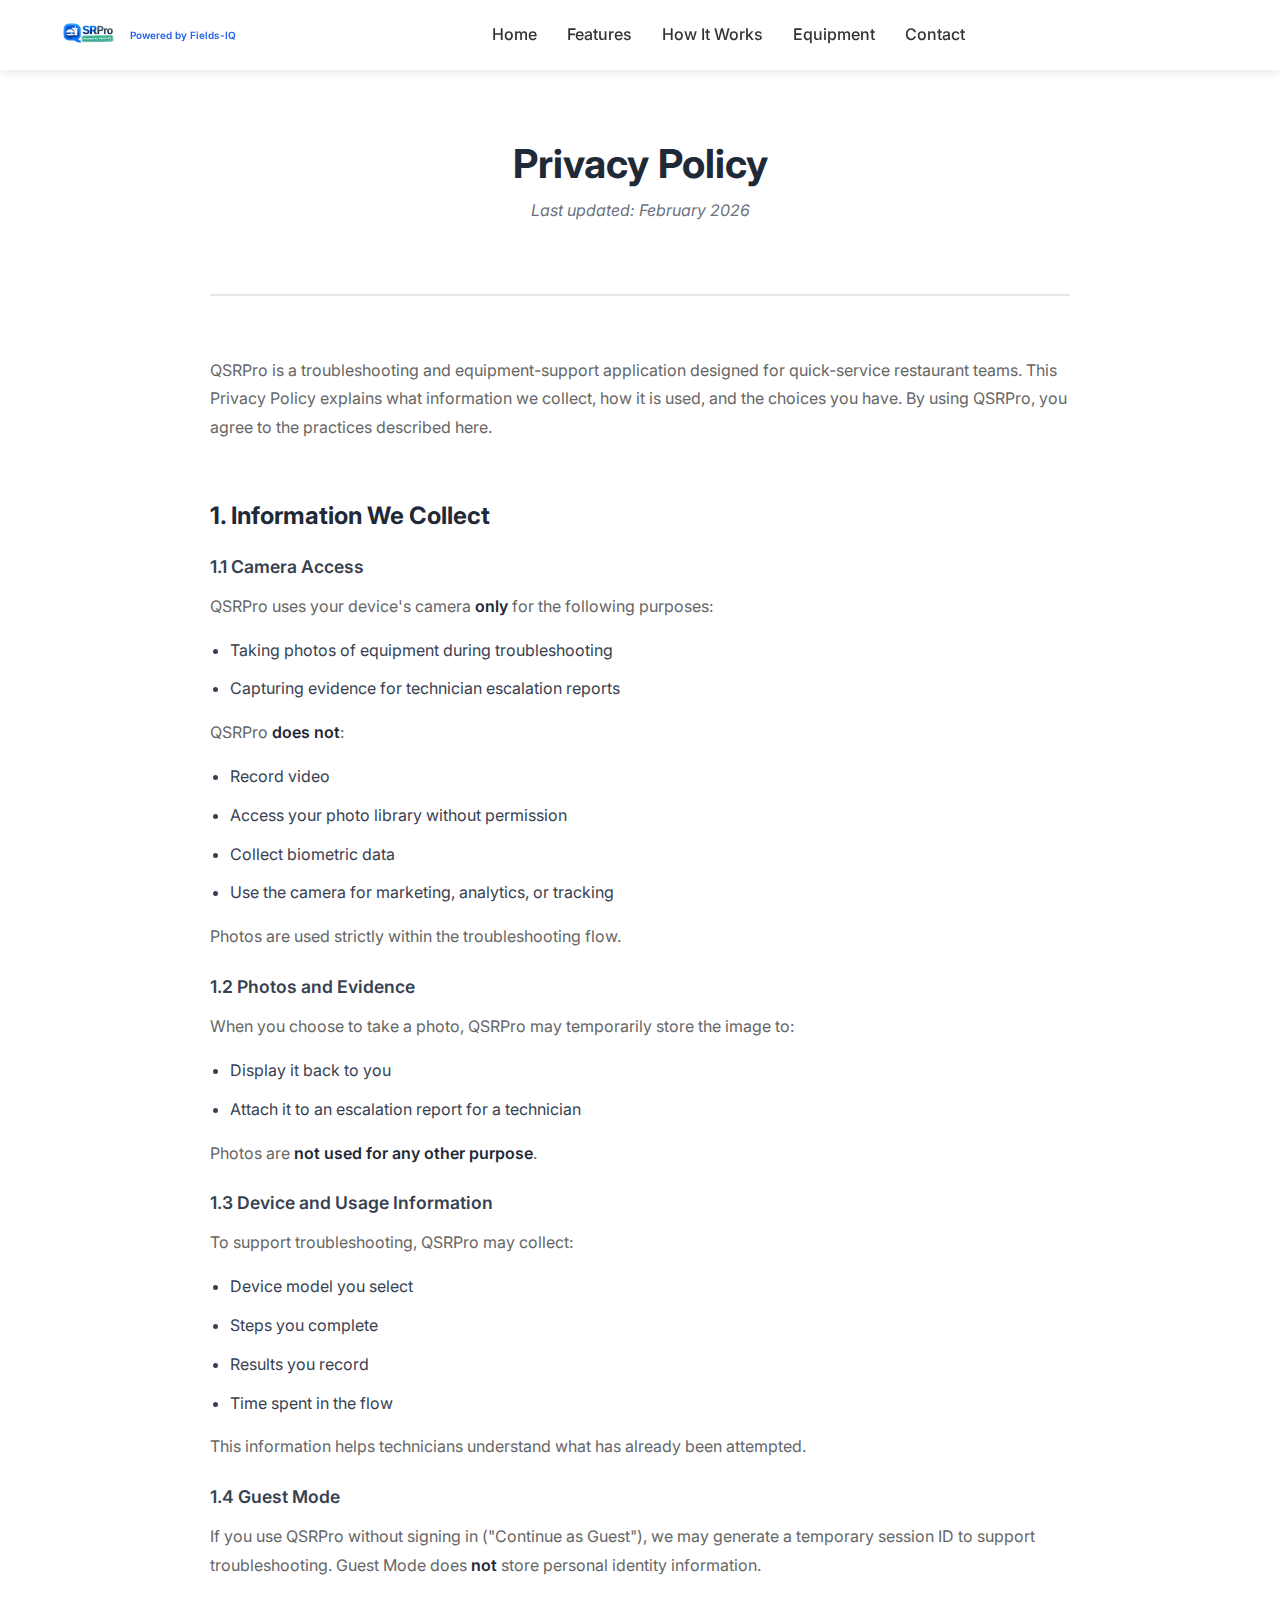
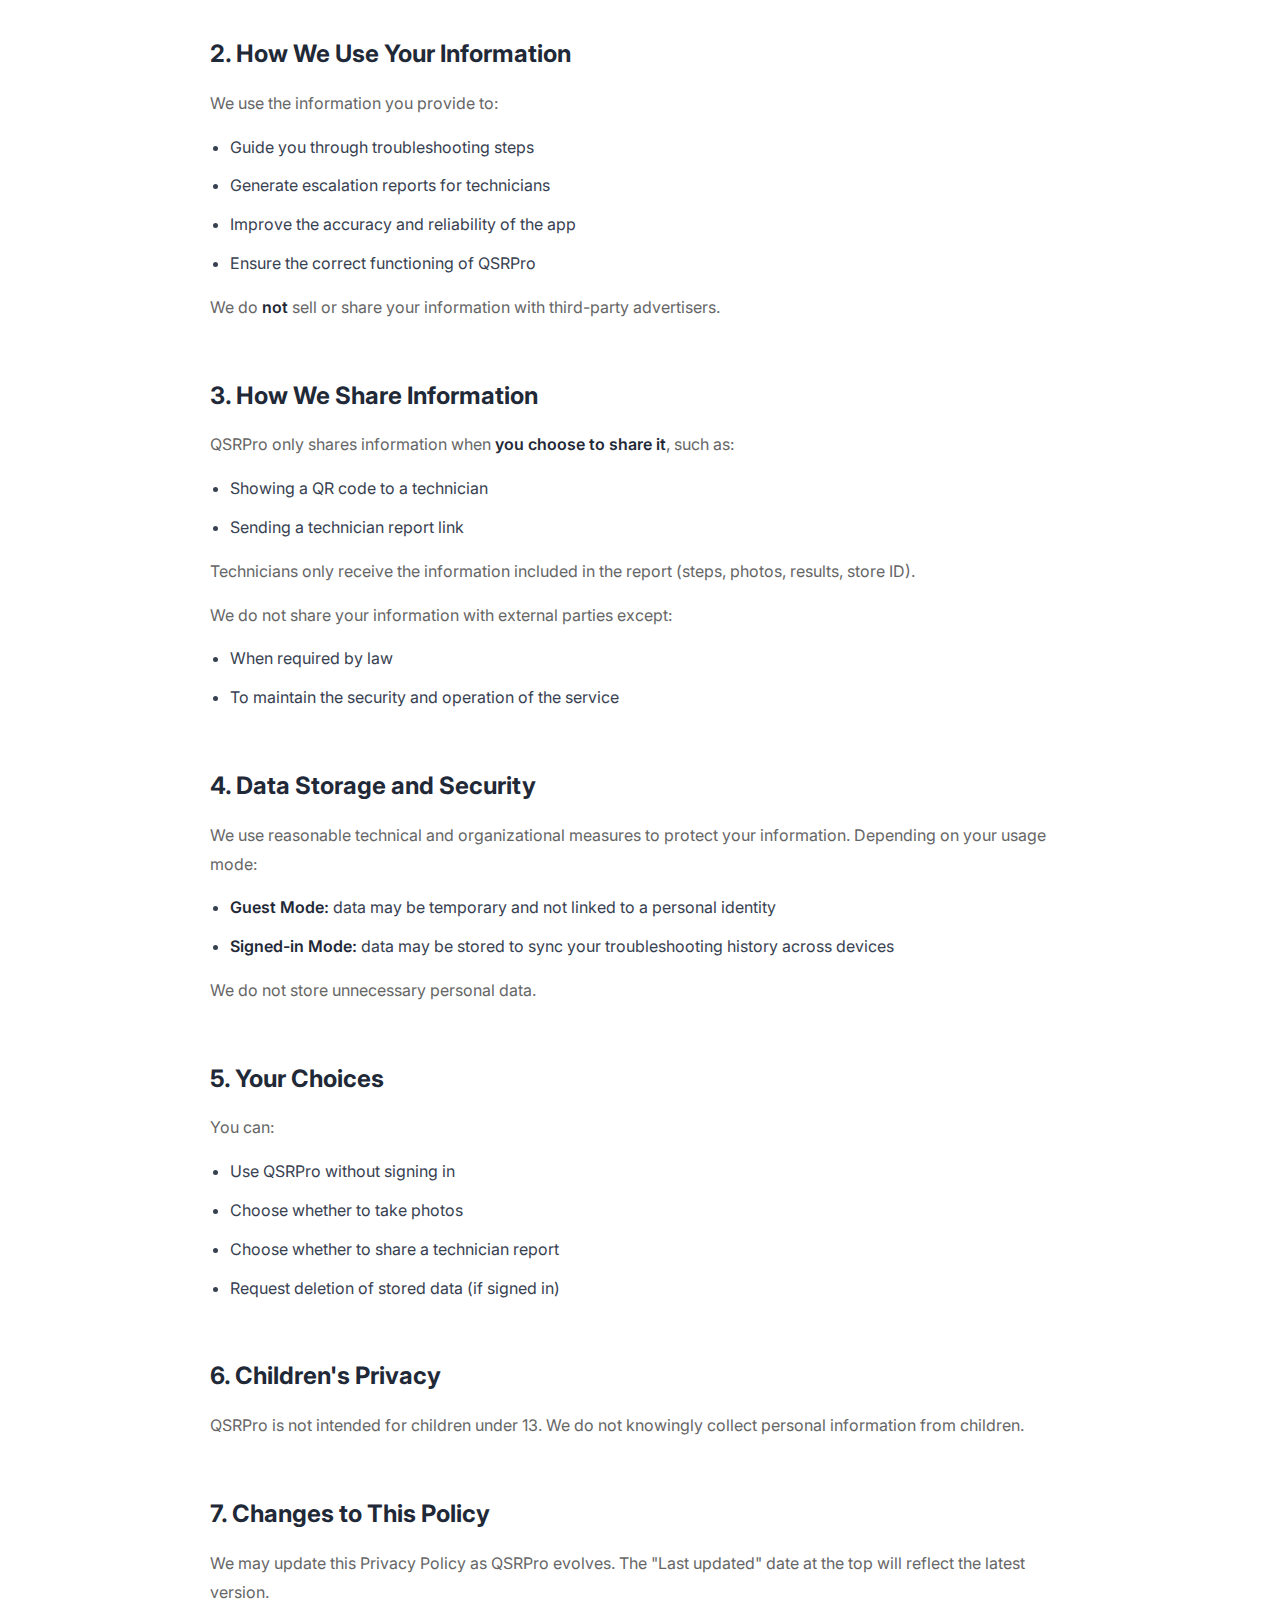
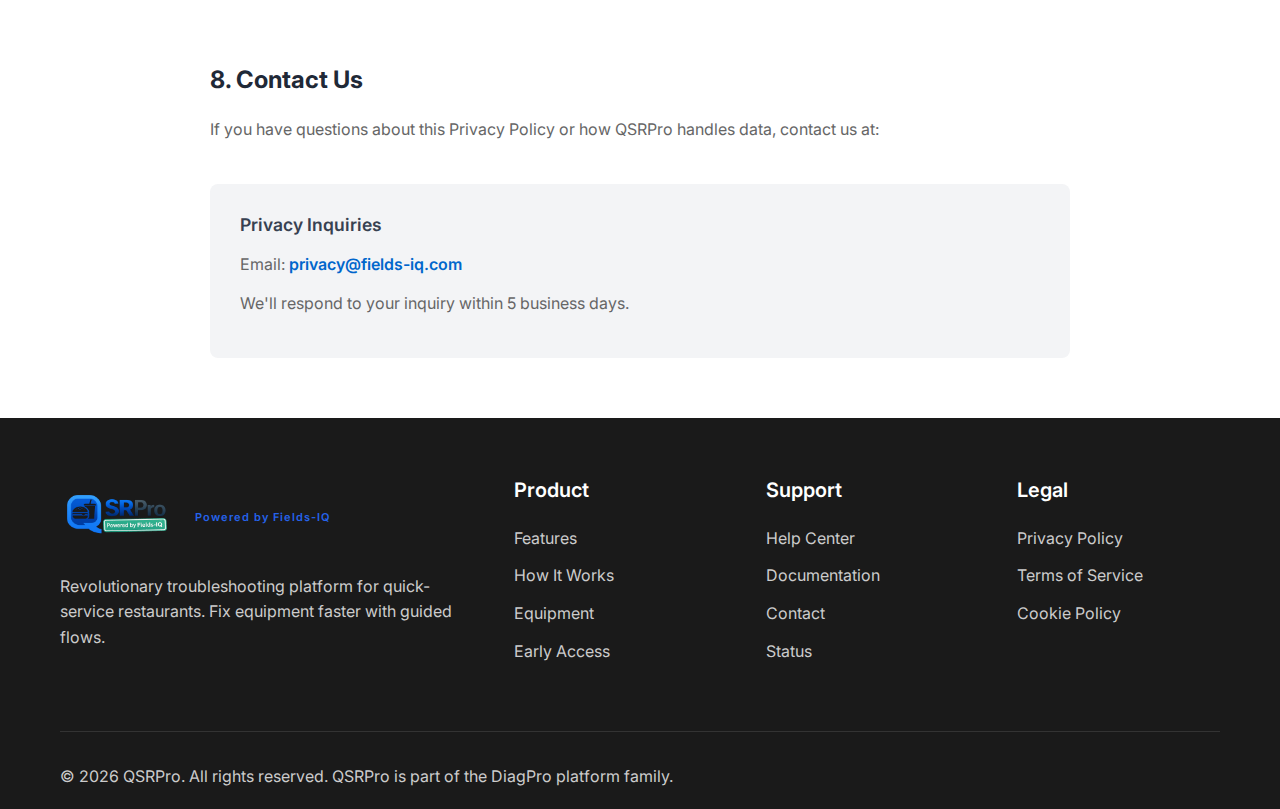
<file: qsrpro/privacy.html>
<!DOCTYPE html>
<html lang="en">
<head>
    <meta charset="UTF-8">
    <meta name="viewport" content="width=device-width, initial-scale=1.0">
    <title>Privacy Policy - QSRPro</title>
    <meta name="description" content="QSRPro Privacy Policy - Learn how we protect your data and handle your information.">
    
    <!-- Fonts -->
    <link rel="preconnect" href="https://fonts.googleapis.com">
    <link rel="preconnect" href="https://fonts.gstatic.com" crossorigin>
    <link href="https://fonts.googleapis.com/css2?family=Inter:wght@300;400;500;600;700;800&display=swap" rel="stylesheet">
    
    <!-- CSS -->
    <link rel="stylesheet" href="/qsrpro/styles.css">
    <link rel="stylesheet" href="/qsrpro/legal-pages.css">
    
    <!-- Icons -->
    <link rel="stylesheet" href="https://cdnjs.cloudflare.com/ajax/libs/font-awesome/6.4.0/css/all.min.css">
    
    <style>

        .privacy-container {
            max-width: 900px;
            margin: 0 auto;
            padding: 60px 20px;
        }

        .privacy-header {
            text-align: center;
            margin-bottom: 60px;
            padding-bottom: 40px;
            border-bottom: 2px solid #e5e7eb;
        }

        .privacy-header h1 {
            font-size: 2.5rem;
            font-weight: 700;
            color: #1f2937;
            margin-bottom: 10px;
        }

        .privacy-header p {
            font-size: 1rem;
            color: #6b7280;
        }

        .privacy-content {
            line-height: 1.8;
            color: #374151;
        }

        .privacy-content h2 {
            font-size: 1.5rem;
            font-weight: 700;
            color: #1f2937;
            margin-top: 40px;
            margin-bottom: 20px;
            padding-top: 20px;
        }

        .privacy-content h3 {
            font-size: 1.1rem;
            font-weight: 600;
            color: #374151;
            margin-top: 25px;
            margin-bottom: 15px;
        }

        .privacy-content p {
            margin-bottom: 15px;
            font-size: 1rem;
        }

        .privacy-content ul {
            margin-left: 20px;
            margin-bottom: 15px;
        }

        .privacy-content li {
            margin-bottom: 10px;
            list-style-type: disc;
        }

        .privacy-content strong {
            font-weight: 600;
            color: #1f2937;
        }

        .contact-section {
            background: #f3f4f6;
            padding: 30px;
            border-radius: 8px;
            margin-top: 40px;
        }

        .contact-section h3 {
            margin-top: 0;
        }

        .contact-section p {
            margin-bottom: 10px;
        }

        .contact-email {
            font-weight: 600;
            color: #0066cc;
        }

        .last-updated {
            font-style: italic;
            color: #6b7280;
            margin-bottom: 30px;
        }
    </style>
</head>
<body>
    <!-- Navigation -->
    <nav class="navbar">
        <div class="nav-container">
            <div class="nav-logo">
                <a href="/qsrpro/index.html" class="nav-logo-link">
                    <img src="/qsrpro/logo.png" alt="QSRPro Logo" class="nav-logo-img">
                    <div class="nav-logo-text">
                        <span class="nav-logo-sub">Powered by Fields-IQ</span>
                    </div>
                </a>
            </div>
            <ul class="nav-menu">
                <li class="nav-item">
                    <a href="/qsrpro/index.html#home" class="nav-link">Home</a>
                </li>
                <li class="nav-item">
                    <a href="/qsrpro/index.html#features" class="nav-link">Features</a>
                </li>
                <li class="nav-item">
                    <a href="/qsrpro/index.html#how-it-works" class="nav-link">How It Works</a>
                </li>
                <li class="nav-item">
                    <a href="/qsrpro/index.html#equipment" class="nav-link">Equipment</a>
                </li>
                <li class="nav-item">
                    <a href="/qsrpro/index.html#contact" class="nav-link">Contact</a>
                </li>
            </ul>
            <div class="hamburger">
                <span class="bar"></span>
                <span class="bar"></span>
                <span class="bar"></span>
            </div>
        </div>
    </nav>

    <!-- Privacy Policy Content -->
    <div class="privacy-container">
        <div class="privacy-header">
            <h1>Privacy Policy</h1>
            <p class="last-updated">Last updated: February 2026</p>
        </div>

        <div class="privacy-content">
            <p>
                QSRPro is a troubleshooting and equipment-support application designed for quick-service restaurant teams. 
                This Privacy Policy explains what information we collect, how it is used, and the choices you have. 
                By using QSRPro, you agree to the practices described here.
            </p>

            <h2>1. Information We Collect</h2>

            <h3>1.1 Camera Access</h3>
            <p>QSRPro uses your device's camera <strong>only</strong> for the following purposes:</p>
            <ul>
                <li>Taking photos of equipment during troubleshooting</li>
                <li>Capturing evidence for technician escalation reports</li>
            </ul>
            <p>QSRPro <strong>does not</strong>:</p>
            <ul>
                <li>Record video</li>
                <li>Access your photo library without permission</li>
                <li>Collect biometric data</li>
                <li>Use the camera for marketing, analytics, or tracking</li>
            </ul>
            <p>Photos are used strictly within the troubleshooting flow.</p>

            <h3>1.2 Photos and Evidence</h3>
            <p>
                When you choose to take a photo, QSRPro may temporarily store the image to:
            </p>
            <ul>
                <li>Display it back to you</li>
                <li>Attach it to an escalation report for a technician</li>
            </ul>
            <p>Photos are <strong>not used for any other purpose</strong>.</p>

            <h3>1.3 Device and Usage Information</h3>
            <p>To support troubleshooting, QSRPro may collect:</p>
            <ul>
                <li>Device model you select</li>
                <li>Steps you complete</li>
                <li>Results you record</li>
                <li>Time spent in the flow</li>
            </ul>
            <p>This information helps technicians understand what has already been attempted.</p>

            <h3>1.4 Guest Mode</h3>
            <p>
                If you use QSRPro without signing in ("Continue as Guest"), we may generate a temporary session ID to support troubleshooting. 
                Guest Mode does <strong>not</strong> store personal identity information.
            </p>

            <h2>2. How We Use Your Information</h2>
            <p>We use the information you provide to:</p>
            <ul>
                <li>Guide you through troubleshooting steps</li>
                <li>Generate escalation reports for technicians</li>
                <li>Improve the accuracy and reliability of the app</li>
                <li>Ensure the correct functioning of QSRPro</li>
            </ul>
            <p>We do <strong>not</strong> sell or share your information with third-party advertisers.</p>

            <h2>3. How We Share Information</h2>
            <p>QSRPro only shares information when <strong>you choose to share it</strong>, such as:</p>
            <ul>
                <li>Showing a QR code to a technician</li>
                <li>Sending a technician report link</li>
            </ul>
            <p>
                Technicians only receive the information included in the report (steps, photos, results, store ID).
            </p>
            <p>We do not share your information with external parties except:</p>
            <ul>
                <li>When required by law</li>
                <li>To maintain the security and operation of the service</li>
            </ul>

            <h2>4. Data Storage and Security</h2>
            <p>
                We use reasonable technical and organizational measures to protect your information. 
                Depending on your usage mode:
            </p>
            <ul>
                <li><strong>Guest Mode:</strong> data may be temporary and not linked to a personal identity</li>
                <li><strong>Signed-in Mode:</strong> data may be stored to sync your troubleshooting history across devices</li>
            </ul>
            <p>We do not store unnecessary personal data.</p>

            <h2>5. Your Choices</h2>
            <p>You can:</p>
            <ul>
                <li>Use QSRPro without signing in</li>
                <li>Choose whether to take photos</li>
                <li>Choose whether to share a technician report</li>
                <li>Request deletion of stored data (if signed in)</li>
            </ul>

            <h2>6. Children's Privacy</h2>
            <p>
                QSRPro is not intended for children under 13. 
                We do not knowingly collect personal information from children.
            </p>

            <h2>7. Changes to This Policy</h2>
            <p>
                We may update this Privacy Policy as QSRPro evolves. 
                The "Last updated" date at the top will reflect the latest version.
            </p>

            <h2>8. Contact Us</h2>
            <p>
                If you have questions about this Privacy Policy or how QSRPro handles data, contact us at:
            </p>
            <div class="contact-section">
                <h3>Privacy Inquiries</h3>
                <p>
                    Email: <span class="contact-email">privacy@fields-iq.com</span>
                </p>
                <p>
                    We'll respond to your inquiry within 5 business days.
                </p>
            </div>
        </div>
    </div>

    <!-- Footer -->
    <footer class="footer">
        <div class="container">
            <div class="footer-content">
                <div class="footer-section">
                    <div class="footer-logo">
                        <a href="/qsrpro/index.html" class="footer-logo-link">
                            <img src="/qsrpro/logo.png" alt="QSRPro Logo" class="footer-logo-img">
                            <div class="footer-logo-text">
                                <span class="footer-logo-sub">Powered by Fields-IQ</span>
                            </div>
                        </a>
                    </div>
                    <p class="footer-description">
                        Revolutionary troubleshooting platform for quick-service restaurants. 
                        Fix equipment faster with guided flows.
                    </p>
                </div>
                <div class="footer-section">
                    <h3 class="footer-title">Product</h3>
                    <ul class="footer-links">
                        <li><a href="/qsrpro/index.html#features">Features</a></li>
                        <li><a href="/qsrpro/index.html#how-it-works">How It Works</a></li>
                        <li><a href="/qsrpro/index.html#equipment">Equipment</a></li>
                        <li><a href="/qsrpro/index.html#early-access">Early Access</a></li>
                    </ul>
                </div>
                <div class="footer-section">
                    <h3 class="footer-title">Support</h3>
                    <ul class="footer-links">
                        <li><a href="#">Help Center</a></li>
                        <li><a href="#">Documentation</a></li>
                        <li><a href="/qsrpro/index.html#contact">Contact</a></li>
                        <li><a href="#">Status</a></li>
                    </ul>
                </div>
                <div class="footer-section">
                    <h3 class="footer-title">Legal</h3>
                    <ul class="footer-links">
                        <li><a href="/qsrpro/privacy.html">Privacy Policy</a></li>
                        <li><a href="#">Terms of Service</a></li>
                        <li><a href="#">Cookie Policy</a></li>
                    </ul>
                </div>
            </div>
            <div class="footer-bottom">
                <div class="footer-copyright">
                    <p>&copy; 2026 QSRPro. All rights reserved. QSRPro is part of the DiagPro platform family.</p>
                </div>
            </div>
        </div>
    </footer>

    <script src="/qsrpro/script.js"></script>
</body>
</html>
</file>
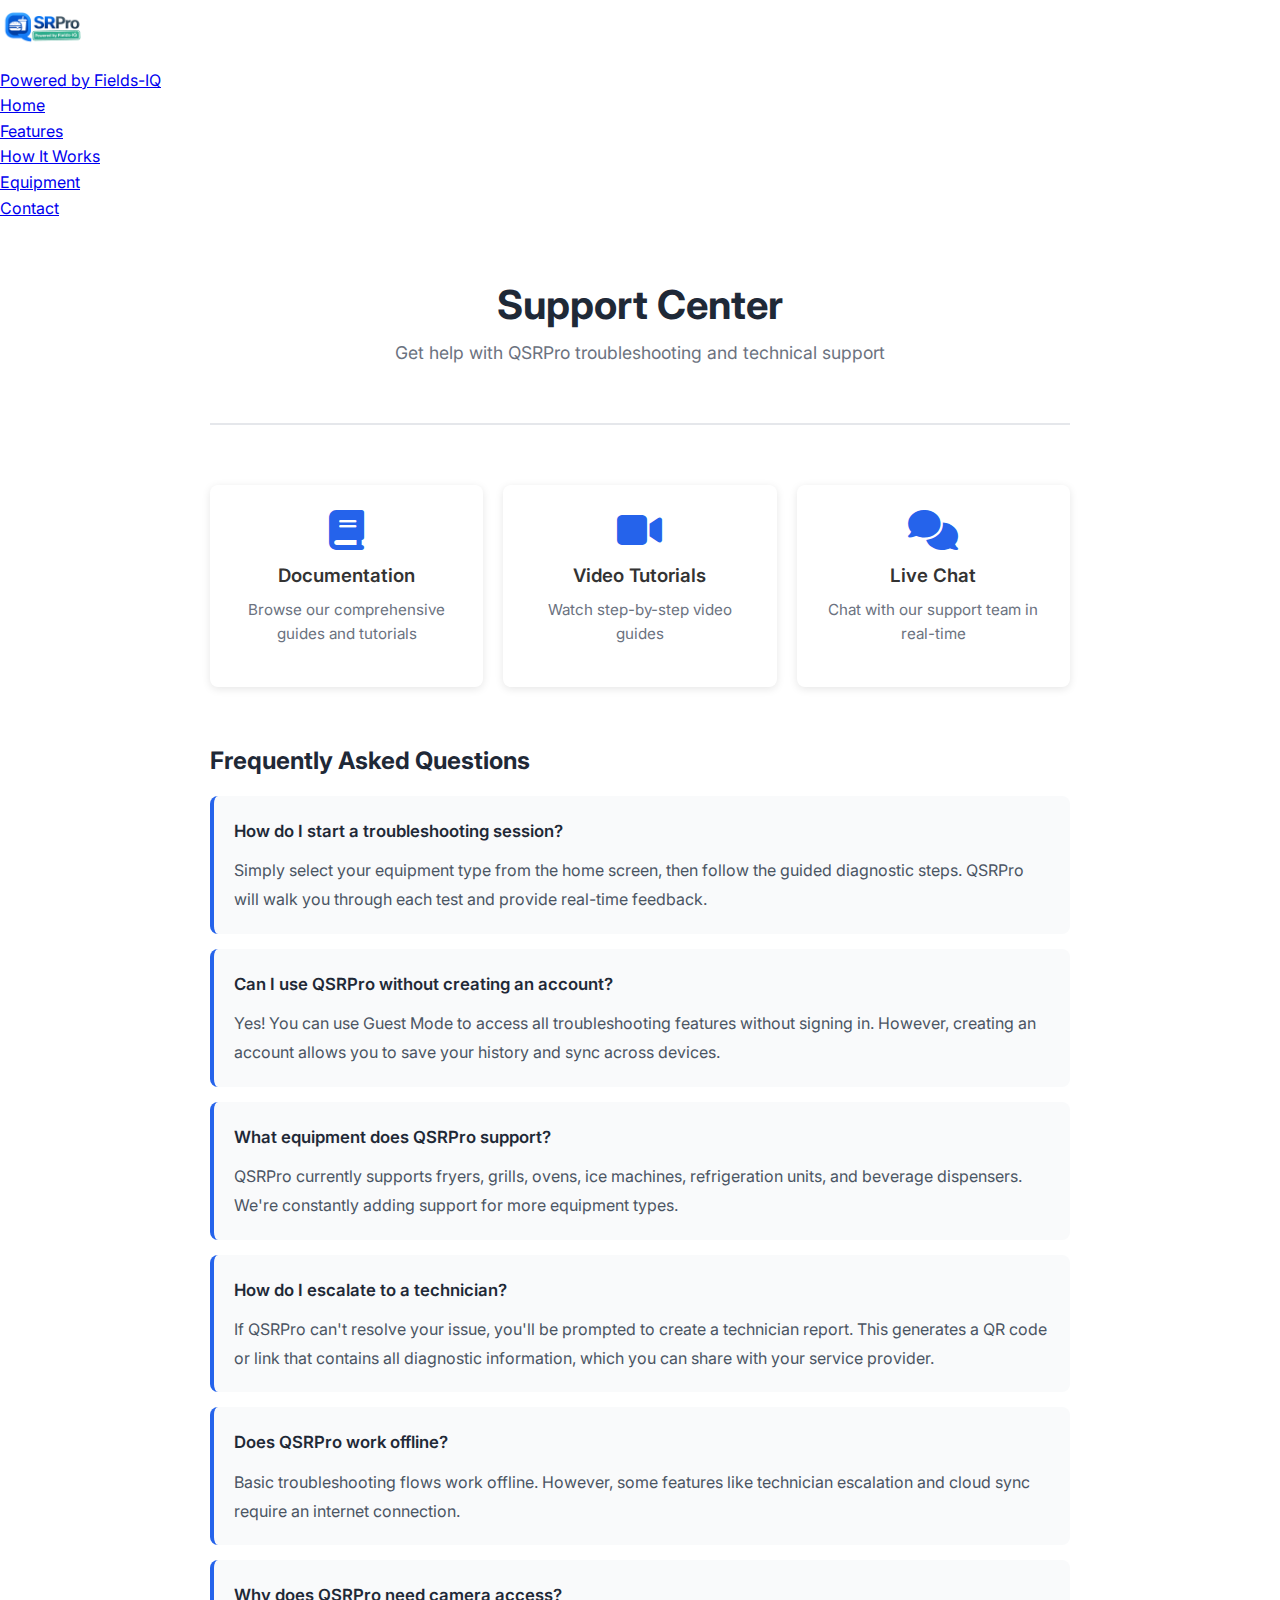
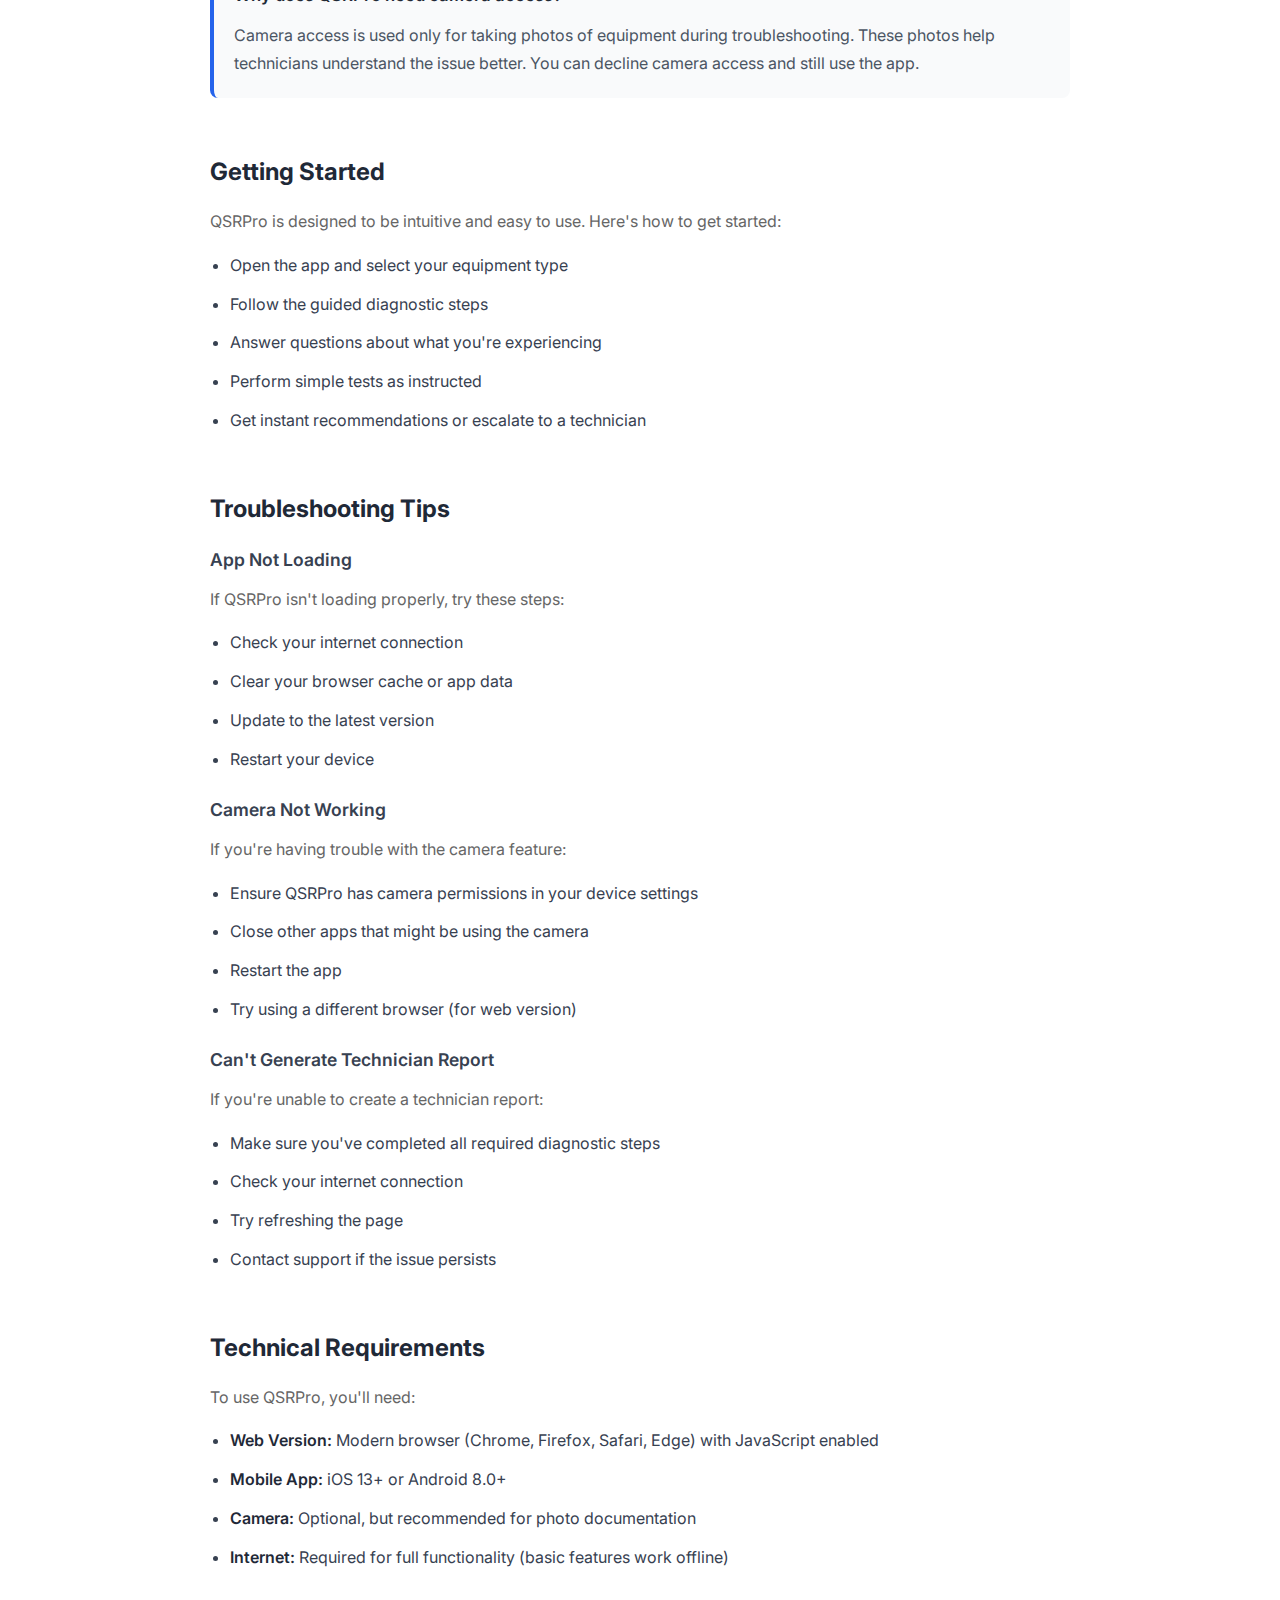
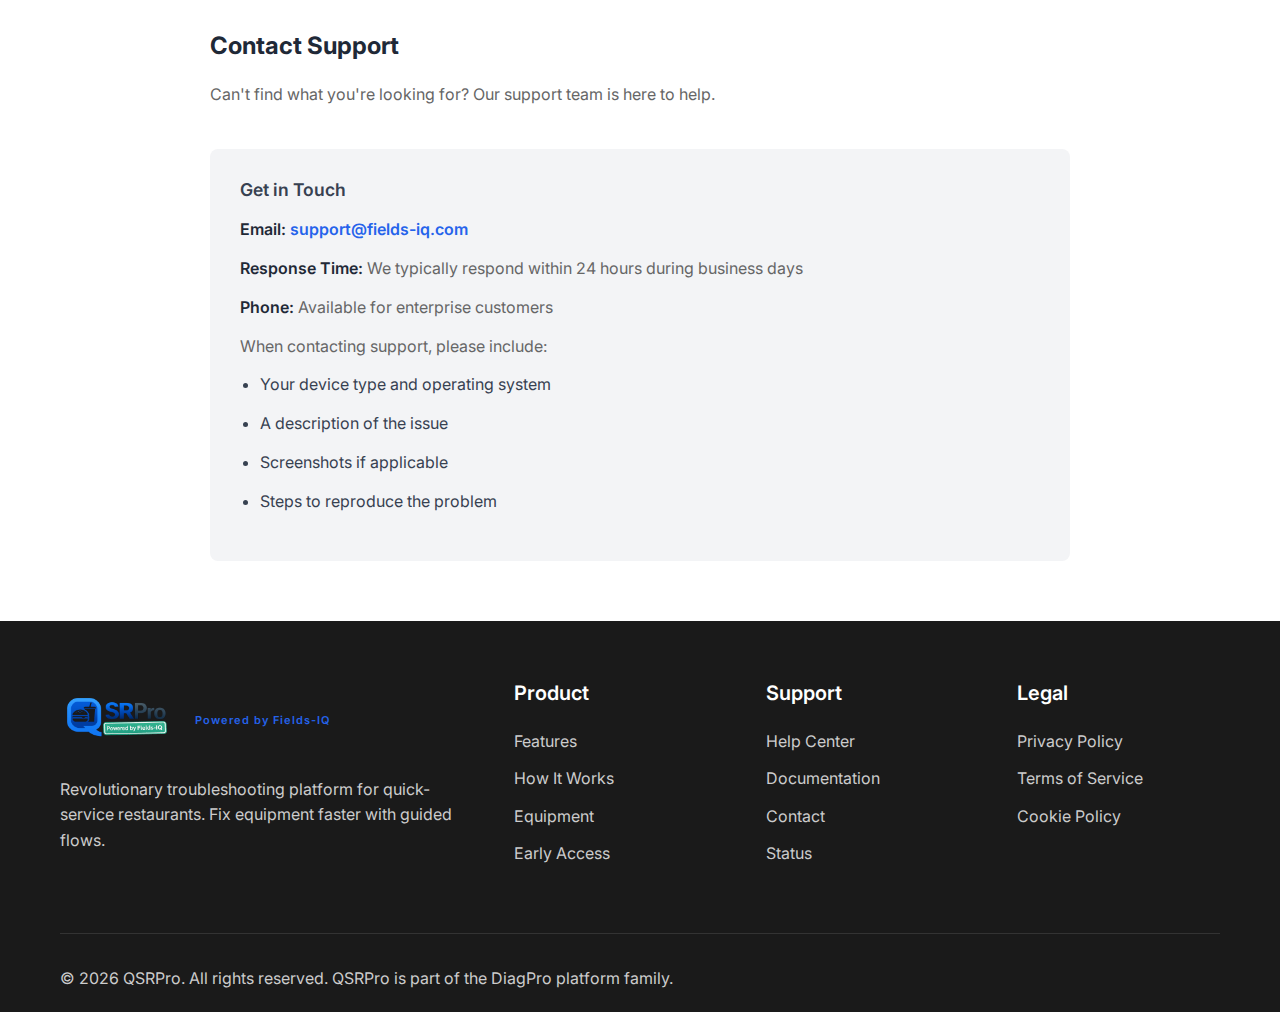
<file: qsrpro/support.html>
<!DOCTYPE html>
<html lang="en">
<head>
    <meta charset="UTF-8">
    <meta name="viewport" content="width=device-width, initial-scale=1.0">
    <title>Support - QSRPro</title>
    <meta name="description" content="QSRPro Support - Get help with troubleshooting, technical issues, and frequently asked questions.">
    
    <!-- Fonts -->
    <link rel="preconnect" href="https://fonts.googleapis.com">
    <link rel="preconnect" href="https://fonts.gstatic.com" crossorigin>
    <link href="https://fonts.googleapis.com/css2?family=Inter:wght@300;400;500;600;700;800&display=swap" rel="stylesheet">
    
    <!-- CSS -->
    <link rel="stylesheet" href="/qsrpro/styles.css">
    
    <!-- Icons -->
    <link rel="stylesheet" href="https://cdnjs.cloudflare.com/ajax/libs/font-awesome/6.4.0/css/all.min.css">
    
    <style>
        .nav-logo-img {
            height: 60px;
            width: auto;
        }

        .footer-logo-img {
            height: 80px;
            width: auto;
        }

        .support-container {
            max-width: 900px;
            margin: 0 auto;
            padding: 60px 20px;
        }

        .support-header {
            text-align: center;
            margin-bottom: 60px;
            padding-bottom: 40px;
            border-bottom: 2px solid #e5e7eb;
        }

        .support-header h1 {
            font-size: 2.5rem;
            font-weight: 700;
            color: #1f2937;
            margin-bottom: 10px;
        }

        .support-header p {
            font-size: 1.1rem;
            color: #6b7280;
        }

        .support-content {
            line-height: 1.8;
            color: #374151;
        }

        .support-content h2 {
            font-size: 1.5rem;
            font-weight: 700;
            color: #1f2937;
            margin-top: 40px;
            margin-bottom: 20px;
            padding-top: 20px;
        }

        .support-content h3 {
            font-size: 1.1rem;
            font-weight: 600;
            color: #374151;
            margin-top: 25px;
            margin-bottom: 15px;
        }

        .support-content p {
            margin-bottom: 15px;
            font-size: 1rem;
        }

        .support-content ul {
            margin-left: 20px;
            margin-bottom: 15px;
        }

        .support-content li {
            margin-bottom: 10px;
            list-style-type: disc;
        }

        .support-content strong {
            font-weight: 600;
            color: #1f2937;
        }

        .faq-item {
            background: #f9fafb;
            padding: 20px;
            border-radius: 8px;
            margin-bottom: 15px;
            border-left: 4px solid #2563EB;
        }

        .faq-question {
            font-weight: 600;
            color: #1f2937;
            margin-bottom: 10px;
            font-size: 1.05rem;
        }

        .faq-answer {
            color: #4b5563;
            margin-bottom: 0;
        }

        .contact-section {
            background: #f3f4f6;
            padding: 30px;
            border-radius: 8px;
            margin-top: 40px;
        }

        .contact-section h3 {
            margin-top: 0;
        }

        .contact-section p {
            margin-bottom: 10px;
        }

        .contact-email {
            font-weight: 600;
            color: #2563EB;
        }

        .support-cards {
            display: grid;
            grid-template-columns: repeat(auto-fit, minmax(250px, 1fr));
            gap: 20px;
            margin: 30px 0;
        }

        .support-card {
            background: white;
            padding: 25px;
            border-radius: 8px;
            box-shadow: 0 2px 8px rgba(0, 0, 0, 0.1);
            text-align: center;
            transition: transform 0.3s ease;
        }

        .support-card:hover {
            transform: translateY(-5px);
        }

        .support-card i {
            font-size: 2.5rem;
            color: #2563EB;
            margin-bottom: 15px;
        }

        .support-card h3 {
            margin-top: 0;
            margin-bottom: 10px;
        }

        .support-card p {
            font-size: 0.95rem;
            color: #6b7280;
        }
    </style>
</head>
<body>
    <!-- Navigation -->
    <nav class="navbar">
        <div class="nav-container">
            <div class="nav-logo">
                <a href="/qsrpro/index.html" class="nav-logo-link">
                    <img src="/qsrpro/logo.png" alt="QSRPro Logo" class="nav-logo-img">
                    <div class="nav-logo-text">
                        <span class="nav-logo-sub">Powered by Fields-IQ</span>
                    </div>
                </a>
            </div>
            <ul class="nav-menu">
                <li class="nav-item">
                    <a href="/qsrpro/index.html#home" class="nav-link">Home</a>
                </li>
                <li class="nav-item">
                    <a href="/qsrpro/index.html#features" class="nav-link">Features</a>
                </li>
                <li class="nav-item">
                    <a href="/qsrpro/index.html#how-it-works" class="nav-link">How It Works</a>
                </li>
                <li class="nav-item">
                    <a href="/qsrpro/index.html#equipment" class="nav-link">Equipment</a>
                </li>
                <li class="nav-item">
                    <a href="/qsrpro/index.html#contact" class="nav-link">Contact</a>
                </li>
            </ul>
            <div class="hamburger">
                <span class="bar"></span>
                <span class="bar"></span>
                <span class="bar"></span>
            </div>
        </div>
    </nav>

    <!-- Support Content -->
    <div class="support-container">
        <div class="support-header">
            <h1>Support Center</h1>
            <p>Get help with QSRPro troubleshooting and technical support</p>
        </div>

        <div class="support-cards">
            <div class="support-card">
                <i class="fas fa-book"></i>
                <h3>Documentation</h3>
                <p>Browse our comprehensive guides and tutorials</p>
            </div>
            <div class="support-card">
                <i class="fas fa-video"></i>
                <h3>Video Tutorials</h3>
                <p>Watch step-by-step video guides</p>
            </div>
            <div class="support-card">
                <i class="fas fa-comments"></i>
                <h3>Live Chat</h3>
                <p>Chat with our support team in real-time</p>
            </div>
        </div>

        <div class="support-content">
            <h2>Frequently Asked Questions</h2>

            <div class="faq-item">
                <div class="faq-question">How do I start a troubleshooting session?</div>
                <div class="faq-answer">
                    Simply select your equipment type from the home screen, then follow the guided diagnostic steps. 
                    QSRPro will walk you through each test and provide real-time feedback.
                </div>
            </div>

            <div class="faq-item">
                <div class="faq-question">Can I use QSRPro without creating an account?</div>
                <div class="faq-answer">
                    Yes! You can use Guest Mode to access all troubleshooting features without signing in. 
                    However, creating an account allows you to save your history and sync across devices.
                </div>
            </div>

            <div class="faq-item">
                <div class="faq-question">What equipment does QSRPro support?</div>
                <div class="faq-answer">
                    QSRPro currently supports fryers, grills, ovens, ice machines, refrigeration units, and beverage dispensers. 
                    We're constantly adding support for more equipment types.
                </div>
            </div>

            <div class="faq-item">
                <div class="faq-question">How do I escalate to a technician?</div>
                <div class="faq-answer">
                    If QSRPro can't resolve your issue, you'll be prompted to create a technician report. 
                    This generates a QR code or link that contains all diagnostic information, which you can share with your service provider.
                </div>
            </div>

            <div class="faq-item">
                <div class="faq-question">Does QSRPro work offline?</div>
                <div class="faq-answer">
                    Basic troubleshooting flows work offline. However, some features like technician escalation and 
                    cloud sync require an internet connection.
                </div>
            </div>

            <div class="faq-item">
                <div class="faq-question">Why does QSRPro need camera access?</div>
                <div class="faq-answer">
                    Camera access is used only for taking photos of equipment during troubleshooting. 
                    These photos help technicians understand the issue better. You can decline camera access and still use the app.
                </div>
            </div>

            <h2>Getting Started</h2>
            <p>
                QSRPro is designed to be intuitive and easy to use. Here's how to get started:
            </p>
            <ul>
                <li>Open the app and select your equipment type</li>
                <li>Follow the guided diagnostic steps</li>
                <li>Answer questions about what you're experiencing</li>
                <li>Perform simple tests as instructed</li>
                <li>Get instant recommendations or escalate to a technician</li>
            </ul>

            <h2>Troubleshooting Tips</h2>
            <h3>App Not Loading</h3>
            <p>
                If QSRPro isn't loading properly, try these steps:
            </p>
            <ul>
                <li>Check your internet connection</li>
                <li>Clear your browser cache or app data</li>
                <li>Update to the latest version</li>
                <li>Restart your device</li>
            </ul>

            <h3>Camera Not Working</h3>
            <p>
                If you're having trouble with the camera feature:
            </p>
            <ul>
                <li>Ensure QSRPro has camera permissions in your device settings</li>
                <li>Close other apps that might be using the camera</li>
                <li>Restart the app</li>
                <li>Try using a different browser (for web version)</li>
            </ul>

            <h3>Can't Generate Technician Report</h3>
            <p>
                If you're unable to create a technician report:
            </p>
            <ul>
                <li>Make sure you've completed all required diagnostic steps</li>
                <li>Check your internet connection</li>
                <li>Try refreshing the page</li>
                <li>Contact support if the issue persists</li>
            </ul>

            <h2>Technical Requirements</h2>
            <p>
                To use QSRPro, you'll need:
            </p>
            <ul>
                <li><strong>Web Version:</strong> Modern browser (Chrome, Firefox, Safari, Edge) with JavaScript enabled</li>
                <li><strong>Mobile App:</strong> iOS 13+ or Android 8.0+</li>
                <li><strong>Camera:</strong> Optional, but recommended for photo documentation</li>
                <li><strong>Internet:</strong> Required for full functionality (basic features work offline)</li>
            </ul>

            <h2>Contact Support</h2>
            <p>
                Can't find what you're looking for? Our support team is here to help.
            </p>
            <div class="contact-section">
                <h3>Get in Touch</h3>
                <p>
                    <strong>Email:</strong> <span class="contact-email">support@fields-iq.com</span>
                </p>
                <p>
                    <strong>Response Time:</strong> We typically respond within 24 hours during business days
                </p>
                <p>
                    <strong>Phone:</strong> Available for enterprise customers
                </p>
                <p>
                    When contacting support, please include:
                </p>
                <ul>
                    <li>Your device type and operating system</li>
                    <li>A description of the issue</li>
                    <li>Screenshots if applicable</li>
                    <li>Steps to reproduce the problem</li>
                </ul>
            </div>
        </div>
    </div>

    <!-- Footer -->
    <footer class="footer">
        <div class="container">
            <div class="footer-content">
                <div class="footer-section">
                    <div class="footer-logo">
                        <a href="/qsrpro/index.html" class="footer-logo-link">
                            <img src="/qsrpro/logo.png" alt="QSRPro Logo" class="footer-logo-img">
                            <div class="footer-logo-text">
                                <span class="footer-logo-sub">Powered by Fields-IQ</span>
                            </div>
                        </a>
                    </div>
                    <p class="footer-description">
                        Revolutionary troubleshooting platform for quick-service restaurants. 
                        Fix equipment faster with guided flows.
                    </p>
                </div>
                <div class="footer-section">
                    <h3 class="footer-title">Product</h3>
                    <ul class="footer-links">
                        <li><a href="/qsrpro/index.html#features">Features</a></li>
                        <li><a href="/qsrpro/index.html#how-it-works">How It Works</a></li>
                        <li><a href="/qsrpro/index.html#equipment">Equipment</a></li>
                        <li><a href="/qsrpro/index.html#early-access">Early Access</a></li>
                    </ul>
                </div>
                <div class="footer-section">
                    <h3 class="footer-title">Support</h3>
                    <ul class="footer-links">
                        <li><a href="/qsrpro/support.html">Help Center</a></li>
                        <li><a href="#">Documentation</a></li>
                        <li><a href="/qsrpro/index.html#contact">Contact</a></li>
                        <li><a href="#">Status</a></li>
                    </ul>
                </div>
                <div class="footer-section">
                    <h3 class="footer-title">Legal</h3>
                    <ul class="footer-links">
                        <li><a href="/qsrpro/privacy.html">Privacy Policy</a></li>
                        <li><a href="#">Terms of Service</a></li>
                        <li><a href="#">Cookie Policy</a></li>
                    </ul>
                </div>
            </div>
            <div class="footer-bottom">
                <div class="footer-copyright">
                    <p>&copy; 2026 QSRPro. All rights reserved. QSRPro is part of the DiagPro platform family.</p>
                </div>
            </div>
        </div>
    </footer>

    <script src="/qsrpro/script.js"></script>
</body>
</html>
</file>
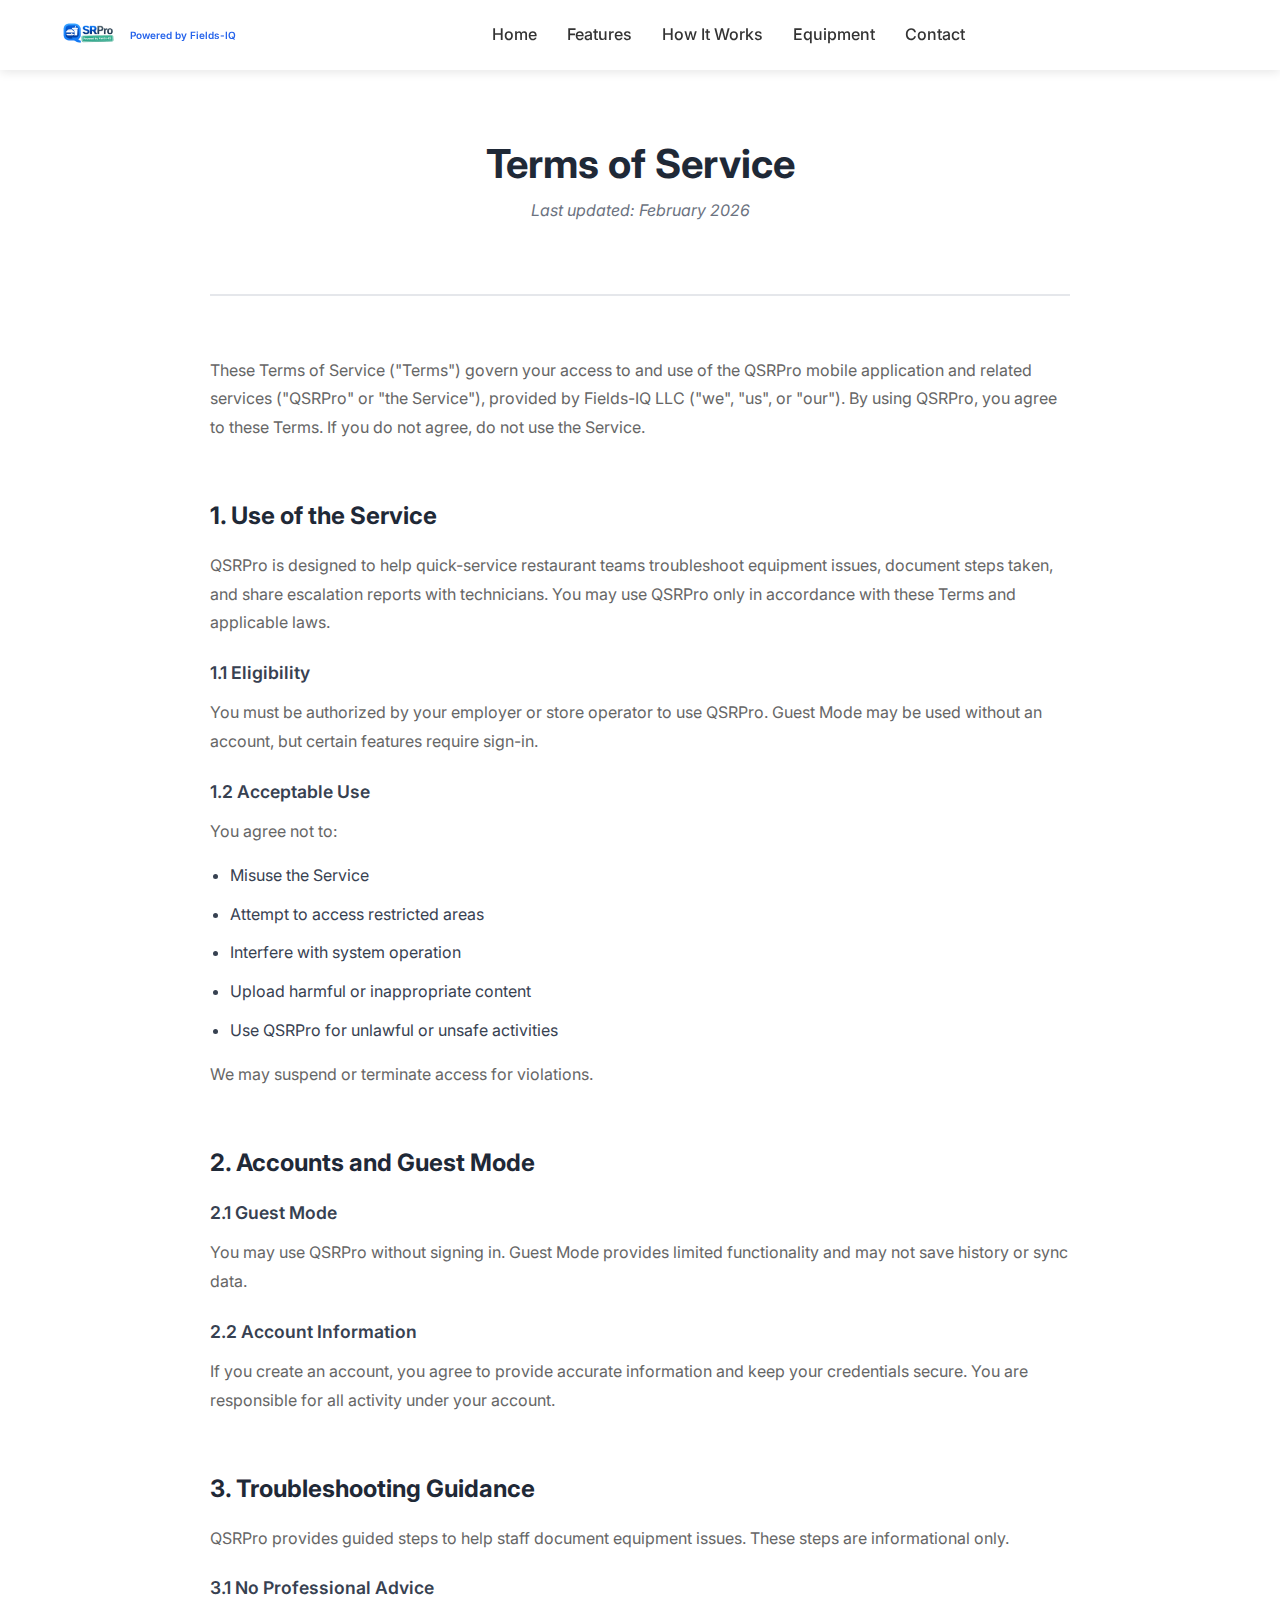
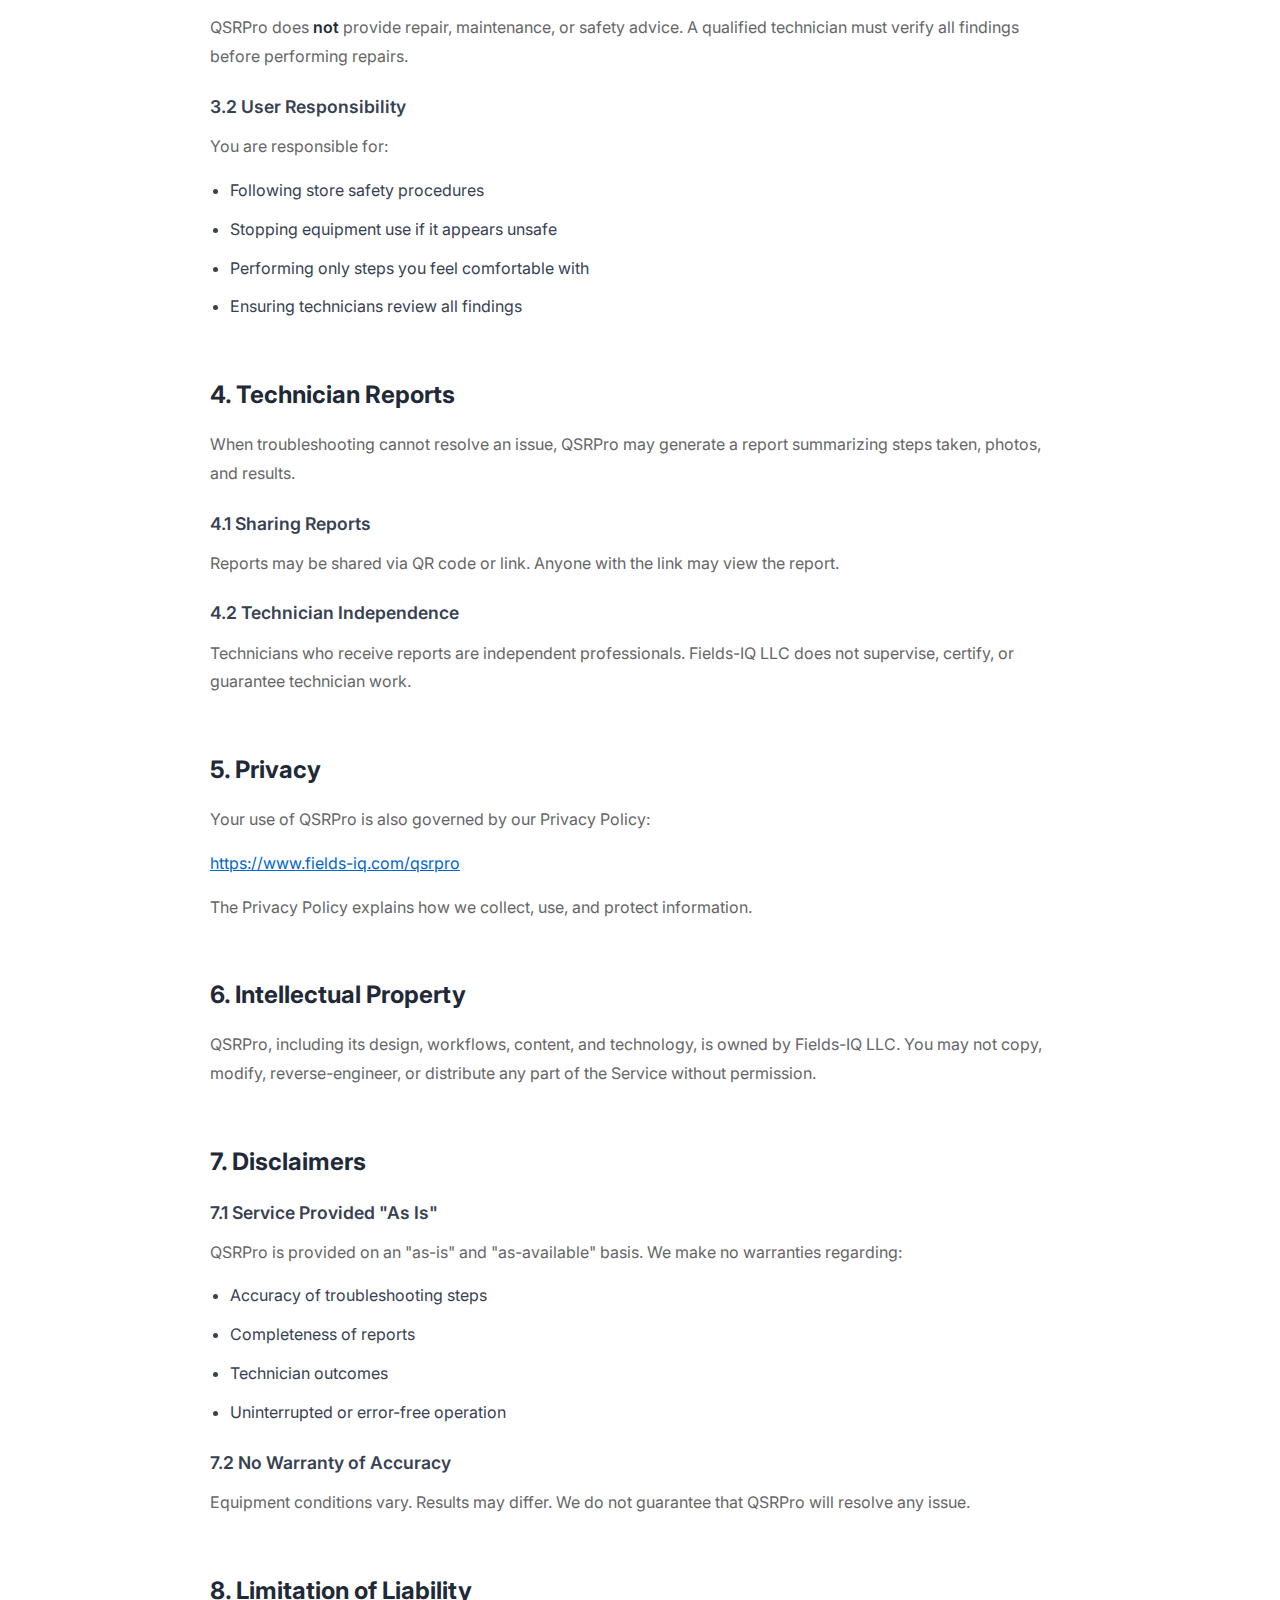
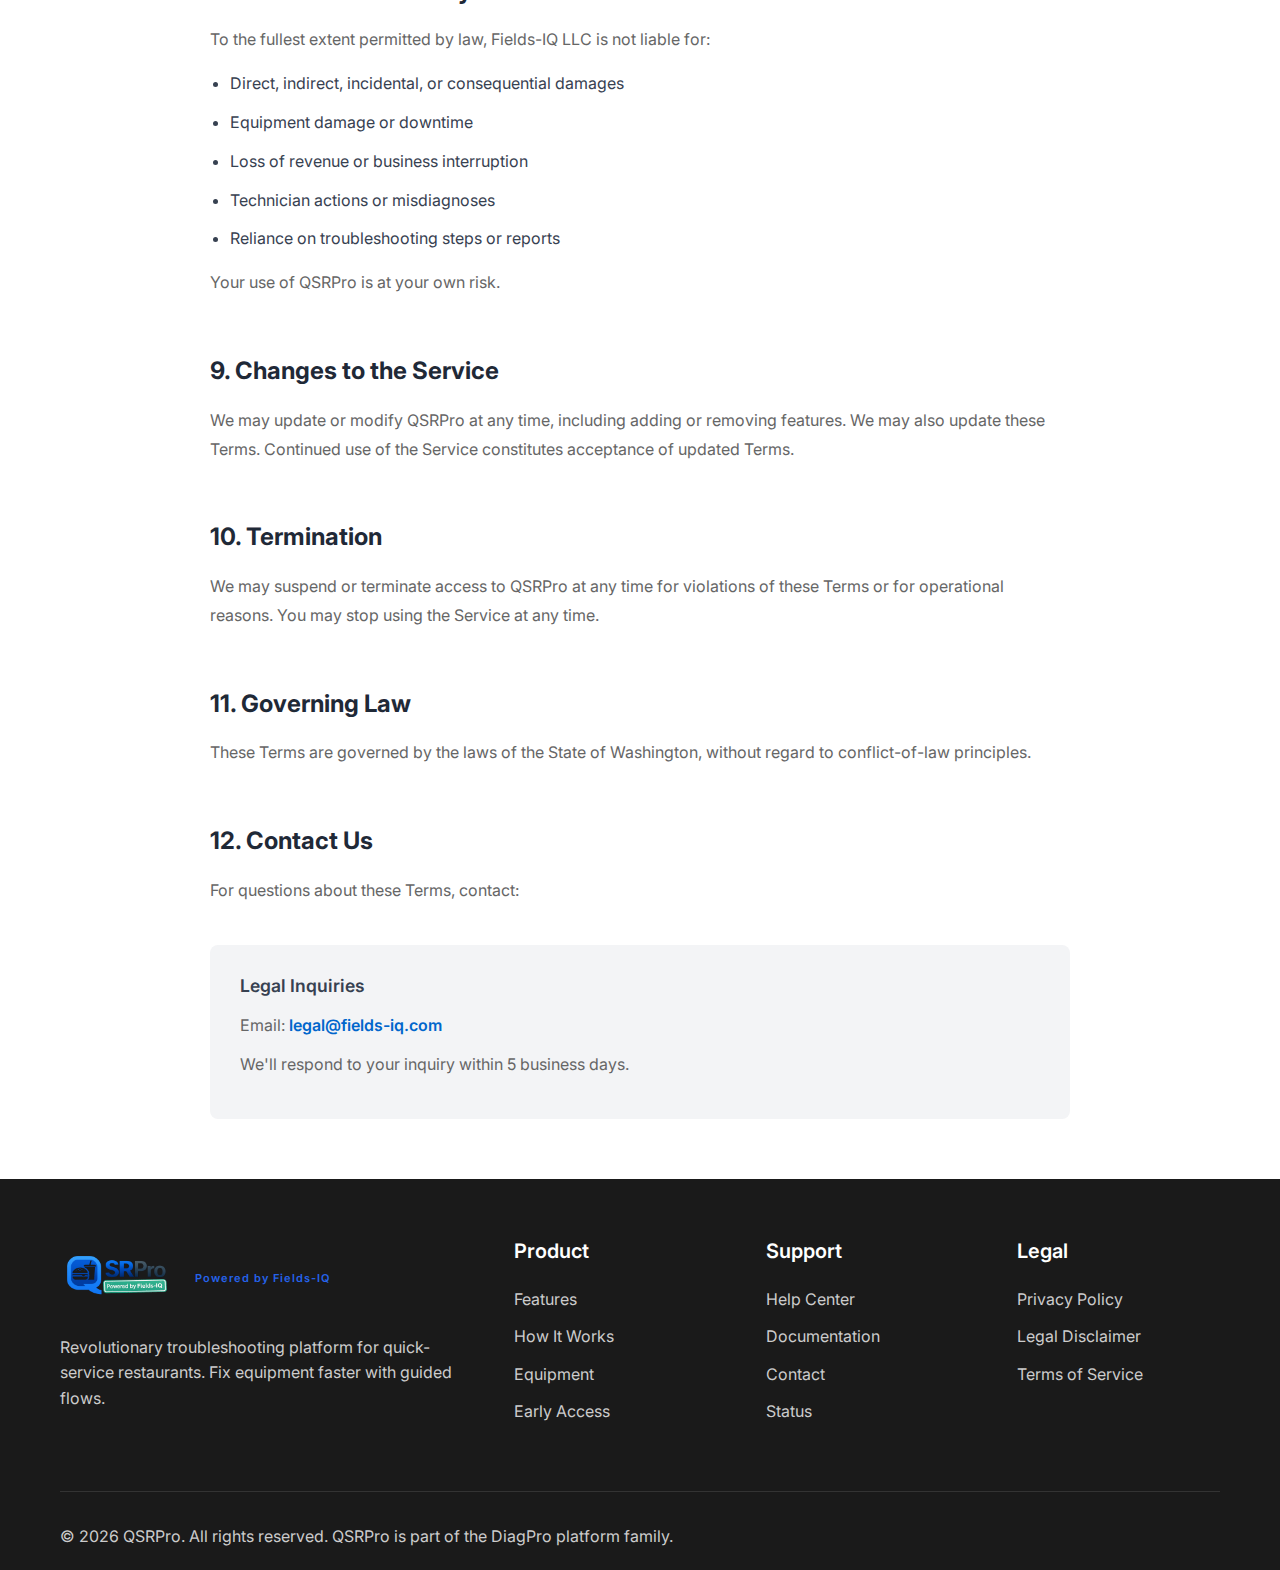
<file: qsrpro/terms-of-service.html>
<!DOCTYPE html>
<html lang="en">
<head>
    <meta charset="UTF-8">
    <meta name="viewport" content="width=device-width, initial-scale=1.0">
    <title>Terms of Service - QSRPro</title>
    <meta name="description" content="QSRPro Terms of Service - Terms governing your use of QSRPro.">
    
    <!-- Fonts -->
    <link rel="preconnect" href="https://fonts.googleapis.com">
    <link rel="preconnect" href="https://fonts.gstatic.com" crossorigin>
    <link href="https://fonts.googleapis.com/css2?family=Inter:wght@300;400;500;600;700;800&display=swap" rel="stylesheet">
    
    <!-- CSS -->
    <link rel="stylesheet" href="/qsrpro/styles.css">
    <link rel="stylesheet" href="/qsrpro/legal-pages.css">
    
    <!-- Icons -->
    <link rel="stylesheet" href="https://cdnjs.cloudflare.com/ajax/libs/font-awesome/6.4.0/css/all.min.css">
    
    <style>

        .tos-container {
            max-width: 900px;
            margin: 0 auto;
            padding: 60px 20px;
        }

        .tos-header {
            text-align: center;
            margin-bottom: 60px;
            padding-bottom: 40px;
            border-bottom: 2px solid #e5e7eb;
        }

        .tos-header h1 {
            font-size: 2.5rem;
            font-weight: 700;
            color: #1f2937;
            margin-bottom: 10px;
        }

        .tos-header p {
            font-size: 1rem;
            color: #6b7280;
        }

        .tos-content {
            line-height: 1.8;
            color: #374151;
        }

        .tos-content h2 {
            font-size: 1.5rem;
            font-weight: 700;
            color: #1f2937;
            margin-top: 40px;
            margin-bottom: 20px;
            padding-top: 20px;
        }

        .tos-content h3 {
            font-size: 1.1rem;
            font-weight: 600;
            color: #374151;
            margin-top: 25px;
            margin-bottom: 15px;
        }

        .tos-content p {
            margin-bottom: 15px;
            font-size: 1rem;
        }

        .tos-content ul {
            margin-left: 20px;
            margin-bottom: 15px;
        }

        .tos-content li {
            margin-bottom: 10px;
            list-style-type: disc;
        }

        .tos-content strong {
            font-weight: 600;
            color: #1f2937;
        }

        .tos-content ol {
            margin-left: 20px;
            margin-bottom: 15px;
        }

        .tos-content li ol {
            margin-top: 10px;
        }

        .contact-section {
            background: #f3f4f6;
            padding: 30px;
            border-radius: 8px;
            margin-top: 40px;
        }

        .contact-section h3 {
            margin-top: 0;
        }

        .contact-section p {
            margin-bottom: 10px;
        }

        .contact-email {
            font-weight: 600;
            color: #0066cc;
        }

        .last-updated {
            font-style: italic;
            color: #6b7280;
            margin-bottom: 30px;
        }
    </style>
</head>
<body>
    <!-- Navigation -->
    <nav class="navbar">
        <div class="nav-container">
            <div class="nav-logo">
                <a href="/qsrpro/index.html" class="nav-logo-link">
                    <img src="/qsrpro/logo.png" alt="QSRPro Logo" class="nav-logo-img">
                    <div class="nav-logo-text">
                        <span class="nav-logo-sub">Powered by Fields-IQ</span>
                    </div>
                </a>
            </div>
            <ul class="nav-menu">
                <li class="nav-item">
                    <a href="/qsrpro/index.html#home" class="nav-link">Home</a>
                </li>
                <li class="nav-item">
                    <a href="/qsrpro/index.html#features" class="nav-link">Features</a>
                </li>
                <li class="nav-item">
                    <a href="/qsrpro/index.html#how-it-works" class="nav-link">How It Works</a>
                </li>
                <li class="nav-item">
                    <a href="/qsrpro/index.html#equipment" class="nav-link">Equipment</a>
                </li>
                <li class="nav-item">
                    <a href="/qsrpro/index.html#contact" class="nav-link">Contact</a>
                </li>
            </ul>
            <div class="hamburger">
                <span class="bar"></span>
                <span class="bar"></span>
                <span class="bar"></span>
            </div>
        </div>
    </nav>

    <!-- Terms of Service Content -->
    <div class="tos-container">
        <div class="tos-header">
            <h1>Terms of Service</h1>
            <p class="last-updated">Last updated: February 2026</p>
        </div>

        <div class="tos-content">
            <p>
                These Terms of Service ("Terms") govern your access to and use of the QSRPro mobile application and 
                related services ("QSRPro" or "the Service"), provided by Fields-IQ LLC ("we", "us", or "our"). 
                By using QSRPro, you agree to these Terms. If you do not agree, do not use the Service.
            </p>

            <h2>1. Use of the Service</h2>
            <p>
                QSRPro is designed to help quick-service restaurant teams troubleshoot equipment issues, document steps 
                taken, and share escalation reports with technicians. You may use QSRPro only in accordance with these 
                Terms and applicable laws.
            </p>

            <h3>1.1 Eligibility</h3>
            <p>
                You must be authorized by your employer or store operator to use QSRPro. Guest Mode may be used without 
                an account, but certain features require sign-in.
            </p>

            <h3>1.2 Acceptable Use</h3>
            <p>You agree not to:</p>
            <ul>
                <li>Misuse the Service</li>
                <li>Attempt to access restricted areas</li>
                <li>Interfere with system operation</li>
                <li>Upload harmful or inappropriate content</li>
                <li>Use QSRPro for unlawful or unsafe activities</li>
            </ul>
            <p>We may suspend or terminate access for violations.</p>

            <h2>2. Accounts and Guest Mode</h2>

            <h3>2.1 Guest Mode</h3>
            <p>
                You may use QSRPro without signing in. Guest Mode provides limited functionality and may not save history 
                or sync data.
            </p>

            <h3>2.2 Account Information</h3>
            <p>
                If you create an account, you agree to provide accurate information and keep your credentials secure. 
                You are responsible for all activity under your account.
            </p>

            <h2>3. Troubleshooting Guidance</h2>
            <p>
                QSRPro provides guided steps to help staff document equipment issues. These steps are informational only.
            </p>

            <h3>3.1 No Professional Advice</h3>
            <p>
                QSRPro does <strong>not</strong> provide repair, maintenance, or safety advice. A qualified technician 
                must verify all findings before performing repairs.
            </p>

            <h3>3.2 User Responsibility</h3>
            <p>You are responsible for:</p>
            <ul>
                <li>Following store safety procedures</li>
                <li>Stopping equipment use if it appears unsafe</li>
                <li>Performing only steps you feel comfortable with</li>
                <li>Ensuring technicians review all findings</li>
            </ul>

            <h2>4. Technician Reports</h2>
            <p>
                When troubleshooting cannot resolve an issue, QSRPro may generate a report summarizing steps taken, 
                photos, and results.
            </p>

            <h3>4.1 Sharing Reports</h3>
            <p>
                Reports may be shared via QR code or link. Anyone with the link may view the report.
            </p>

            <h3>4.2 Technician Independence</h3>
            <p>
                Technicians who receive reports are independent professionals. Fields-IQ LLC does not supervise, 
                certify, or guarantee technician work.
            </p>

            <h2>5. Privacy</h2>
            <p>
                Your use of QSRPro is also governed by our Privacy Policy:
            </p>
            <p>
                <a href="/qsrpro/privacy.html" style="color: #0066cc;">https://www.fields-iq.com/qsrpro</a>
            </p>
            <p>
                The Privacy Policy explains how we collect, use, and protect information.
            </p>

            <h2>6. Intellectual Property</h2>
            <p>
                QSRPro, including its design, workflows, content, and technology, is owned by Fields-IQ LLC. 
                You may not copy, modify, reverse-engineer, or distribute any part of the Service without permission.
            </p>

            <h2>7. Disclaimers</h2>

            <h3>7.1 Service Provided "As Is"</h3>
            <p>
                QSRPro is provided on an "as-is" and "as-available" basis. We make no warranties regarding:
            </p>
            <ul>
                <li>Accuracy of troubleshooting steps</li>
                <li>Completeness of reports</li>
                <li>Technician outcomes</li>
                <li>Uninterrupted or error-free operation</li>
            </ul>

            <h3>7.2 No Warranty of Accuracy</h3>
            <p>
                Equipment conditions vary. Results may differ. We do not guarantee that QSRPro will resolve any issue.
            </p>

            <h2>8. Limitation of Liability</h2>
            <p>
                To the fullest extent permitted by law, Fields-IQ LLC is not liable for:
            </p>
            <ul>
                <li>Direct, indirect, incidental, or consequential damages</li>
                <li>Equipment damage or downtime</li>
                <li>Loss of revenue or business interruption</li>
                <li>Technician actions or misdiagnoses</li>
                <li>Reliance on troubleshooting steps or reports</li>
            </ul>
            <p>
                Your use of QSRPro is at your own risk.
            </p>

            <h2>9. Changes to the Service</h2>
            <p>
                We may update or modify QSRPro at any time, including adding or removing features. We may also update 
                these Terms. Continued use of the Service constitutes acceptance of updated Terms.
            </p>

            <h2>10. Termination</h2>
            <p>
                We may suspend or terminate access to QSRPro at any time for violations of these Terms or for operational 
                reasons. You may stop using the Service at any time.
            </p>

            <h2>11. Governing Law</h2>
            <p>
                These Terms are governed by the laws of the State of Washington, without regard to conflict-of-law principles.
            </p>

            <h2>12. Contact Us</h2>
            <p>
                For questions about these Terms, contact:
            </p>
            <div class="contact-section">
                <h3>Legal Inquiries</h3>
                <p>
                    Email: <span class="contact-email">legal@fields-iq.com</span>
                </p>
                <p>
                    We'll respond to your inquiry within 5 business days.
                </p>
            </div>
        </div>
    </div>

    <!-- Footer -->
    <footer class="footer">
        <div class="container">
            <div class="footer-content">
                <div class="footer-section">
                    <div class="footer-logo">
                        <a href="/qsrpro/index.html" class="footer-logo-link">
                            <img src="/qsrpro/logo.png" alt="QSRPro Logo" class="footer-logo-img">
                            <div class="footer-logo-text">
                                <span class="footer-logo-sub">Powered by Fields-IQ</span>
                            </div>
                        </a>
                    </div>
                    <p class="footer-description">
                        Revolutionary troubleshooting platform for quick-service restaurants. 
                        Fix equipment faster with guided flows.
                    </p>
                </div>
                <div class="footer-section">
                    <h3 class="footer-title">Product</h3>
                    <ul class="footer-links">
                        <li><a href="/qsrpro/index.html#features">Features</a></li>
                        <li><a href="/qsrpro/index.html#how-it-works">How It Works</a></li>
                        <li><a href="/qsrpro/index.html#equipment">Equipment</a></li>
                        <li><a href="/qsrpro/index.html#early-access">Early Access</a></li>
                    </ul>
                </div>
                <div class="footer-section">
                    <h3 class="footer-title">Support</h3>
                    <ul class="footer-links">
                        <li><a href="#">Help Center</a></li>
                        <li><a href="#">Documentation</a></li>
                        <li><a href="/qsrpro/index.html#contact">Contact</a></li>
                        <li><a href="#">Status</a></li>
                    </ul>
                </div>
                <div class="footer-section">
                    <h3 class="footer-title">Legal</h3>
                    <ul class="footer-links">
                        <li><a href="/qsrpro/privacy.html">Privacy Policy</a></li>
                        <li><a href="/qsrpro/disclaimer.html">Legal Disclaimer</a></li>
                        <li><a href="/qsrpro/terms-of-service.html">Terms of Service</a></li>
                    </ul>
                </div>
            </div>
            <div class="footer-bottom">
                <div class="footer-copyright">
                    <p>&copy; 2026 QSRPro. All rights reserved. QSRPro is part of the DiagPro platform family.</p>
                </div>
            </div>
        </div>
    </footer>

    <script src="/qsrpro/script.js"></script>
</body>
</html>
</file>
<file: qsrpro/legal-pages.css>
/* Legal Pages Common Styles */

/* Navbar Styles */
.navbar {
    position: fixed;
    top: 0;
    left: 0;
    width: 100%;
    background: rgba(255, 255, 255, 0.95);
    backdrop-filter: blur(10px);
    box-shadow: 0 2px 10px rgba(0, 0, 0, 0.1);
    z-index: 1000;
    padding: 15px 0;
}

.nav-container {
    max-width: 1200px;
    margin: 0 auto;
    padding: 0 20px;
    display: flex;
    justify-content: space-between;
    align-items: center;
}

.nav-logo {
    display: flex;
    align-items: center;
}

.nav-logo-link {
    display: flex;
    align-items: center;
    gap: 10px;
    text-decoration: none;
}

.nav-logo-img {
    height: 40px;
    width: auto;
}

.nav-logo-text {
    display: flex;
    flex-direction: column;
}

.nav-logo-sub {
    font-size: 10px;
    color: #2563EB;
    font-weight: 600;
}

.nav-menu {
    display: flex;
    list-style: none;
    gap: 30px;
    margin: 0;
    padding: 0;
}

.nav-link {
    text-decoration: none;
    color: #333;
    font-weight: 500;
    transition: color 0.3s ease;
}

.nav-link:hover {
    color: #2563EB;
}

/* Footer Logo */
.footer-logo-img {
    height: 80px;
    width: auto;
}

/* Add padding to body to account for fixed navbar */
body {
    padding-top: 80px;
}

/* Responsive Design */
@media (max-width: 768px) {
    .nav-menu {
        display: none;
    }
    
    .nav-logo-img {
        height: 35px;
    }
    
    .nav-logo-sub {
        font-size: 9px;
    }
}
</file>
<file: qrspro/styles.css>
/* QSRPro - Modern CSS Styles */

/* Reset and Base Styles */
* {
    margin: 0;
    padding: 0;
    box-sizing: border-box;
}

html {
    scroll-behavior: smooth;
}

body {
    font-family: 'Inter', -apple-system, BlinkMacSystemFont, 'Segoe UI', Roboto, sans-serif;
    line-height: 1.6;
    color: #333;
    overflow-x: hidden;
}

.container {
    max-width: 1200px;
    margin: 0 auto;
    padding: 0 20px;
}

/* Typography */
h1, h2, h3, h4, h5, h6 {
    font-weight: 600;
    line-height: 1.2;
    margin-bottom: 1rem;
}

p {
    margin-bottom: 1rem;
    color: #666;
}

.gradient-text {
    background: linear-gradient(135deg, #FF6B35 0%, #F7931E 100%);
    -webkit-background-clip: text;
    -webkit-text-fill-color: transparent;
    background-clip: text;
}

/* Buttons */
.btn {
    display: inline-flex;
    align-items: center;
    gap: 0.5rem;
    padding: 12px 24px;
    border: none;
    border-radius: 8px;
    font-size: 16px;
    font-weight: 500;
    text-decoration: none;
    cursor: pointer;
    transition: all 0.3s ease;
    white-space: nowrap;
}

.btn-primary {
    background: linear-gradient(135deg, #FF6B35 0%, #F7931E 100%);
    color: white;
    box-shadow: 0 4px 15px rgba(255, 107, 53, 0.3);
}

.btn-primary:hover {
    transform: translateY(-2px);
    box-shadow: 0 8px 25px rgba(255, 107, 53, 0.4);
}

.btn-secondary {
    background: rgba(255, 107, 53, 0.1);
    color: #FF6B35;
    border: 2px solid #FF6B35;
}

.btn-secondary:hover {
    background: #FF6B35;
    color: white;
}

.btn-outline {
    background: transparent;
    color: #FF6B35;
    border: 2px solid #FF6B35;
}

.btn-outline:hover {
    background: #FF6B35;
    color: white;
}

.btn-large {
    padding: 16px 32px;
    font-size: 18px;
}

.cta-button {
    background: linear-gradient(135deg, #FF6B35 0%, #F7931E 100%);
    color: white !important;
    padding: 10px 20px;
    border-radius: 6px;
    transition: all 0.3s ease;
}

.cta-button:hover {
    transform: translateY(-2px);
    box-shadow: 0 8px 25px rgba(255, 107, 53, 0.4);
}

/* Navigation */
.navbar {
    position: fixed;
    top: 0;
    width: 100%;
    background: rgba(255, 255, 255, 0.95);
    backdrop-filter: blur(10px);
    border-bottom: 1px solid rgba(0, 0, 0, 0.1);
    z-index: 1000;
    transition: all 0.3s ease;
}

.nav-container {
    max-width: 1200px;
    margin: 0 auto;
    padding: 0 20px;
    display: flex;
    justify-content: space-between;
    align-items: center;
    height: 70px;
}

.nav-logo {
    display: flex;
    align-items: center;
    gap: 10px;
    font-size: 24px;
    font-weight: 700;
    color: #333;
}

.nav-logo i {
    color: #FF6B35;
    font-size: 28px;
}

.nav-menu {
    display: flex;
    list-style: none;
    gap: 2rem;
    align-items: center;
}

.nav-link {
    text-decoration: none;
    color: #333;
    font-weight: 500;
    transition: color 0.3s ease;
    position: relative;
}

.nav-link:hover {
    color: #FF6B35;
}

.nav-link::after {
    content: '';
    position: absolute;
    bottom: -5px;
    left: 0;
    width: 0;
    height: 2px;
    background: #FF6B35;
    transition: width 0.3s ease;
}

.nav-link:hover::after {
    width: 100%;
}

.hamburger {
    display: none;
    flex-direction: column;
    cursor: pointer;
}

.bar {
    width: 25px;
    height: 3px;
    background: #333;
    margin: 3px 0;
    transition: 0.3s;
}

/* Hero Section */
.hero {
    min-height: 100vh;
    display: flex;
    align-items: center;
    position: relative;
    background: linear-gradient(135deg, #FFF5F0 0%, #FFE8DC 100%);
    overflow: hidden;
    margin-top: 70px;
}

.hero-container {
    max-width: 1200px;
    margin: 0 auto;
    padding: 0 20px;
    width: 100%;
}

.hero-content {
    display: grid;
    grid-template-columns: 1fr 1fr;
    gap: 4rem;
    align-items: center;
    min-height: 80vh;
}

.hero-title {
    font-size: 3.5rem;
    font-weight: 800;
    line-height: 1.1;
    margin-bottom: 1.5rem;
    color: #333;
}

.hero-description {
    font-size: 1.25rem;
    color: #666;
    margin-bottom: 2rem;
    line-height: 1.6;
}

.hero-buttons {
    display: flex;
    gap: 1rem;
    margin-bottom: 3rem;
}

.hero-stats {
    display: flex;
    gap: 2rem;
}

.stat {
    text-align: center;
}

.stat-number {
    display: block;
    font-size: 2rem;
    font-weight: 700;
    color: #FF6B35;
}

.stat-label {
    font-size: 0.9rem;
    color: #666;
    text-transform: uppercase;
    letter-spacing: 0.5px;
}

/* Phone Mockup */
.hero-image {
    display: flex;
    justify-content: center;
    align-items: center;
}

.phone-mockup {
    width: 300px;
    height: 600px;
    background: #333;
    border-radius: 30px;
    padding: 20px;
    box-shadow: 0 20px 60px rgba(0, 0, 0, 0.3);
    position: relative;
}

.phone-screen {
    width: 100%;
    height: 100%;
    background: white;
    border-radius: 20px;
    overflow: hidden;
    position: relative;
}

.app-interface {
    padding: 20px;
    height: 100%;
    display: flex;
    flex-direction: column;
}

.app-header {
    text-align: center;
    margin-bottom: 30px;
}

.app-title {
    font-size: 24px;
    font-weight: 700;
    color: #FF6B35;
    margin-bottom: 5px;
}

.app-subtitle {
    font-size: 16px;
    color: #666;
}

.diagnostic-steps {
    flex: 1;
    display: flex;
    flex-direction: column;
    gap: 15px;
}

.step {
    display: flex;
    align-items: center;
    gap: 15px;
    padding: 15px;
    border-radius: 10px;
    background: #f8f9fa;
    transition: all 0.3s ease;
}

.step.completed {
    background: #e8f5e8;
    color: #2d5a2d;
}

.step.completed i {
    color: #28a745;
}

.step.active {
    background: #fff3e0;
    color: #e65100;
    border: 2px solid #FF6B35;
}

.step.active i {
    color: #FF6B35;
}

.step.branch {
    background: #e3f2fd;
    color: #1565c0;
    border-left: 4px solid #2196f3;
    font-weight: 600;
}

.step.branch i {
    color: #2196f3;
    animation: pulse 1.5s ease-in-out infinite;
}

.confidence-meter {
    margin-top: 20px;
}

.confidence-label {
    font-size: 14px;
    color: #666;
    margin-bottom: 10px;
}

.confidence-bar {
    height: 8px;
    background: #e0e0e0;
    border-radius: 4px;
    overflow: hidden;
}

.confidence-fill {
    height: 100%;
    background: linear-gradient(90deg, #FF6B35, #F7931E);
    border-radius: 4px;
    transition: width 0.3s ease;
}

/* Floating Icons */
.hero-background {
    position: absolute;
    top: 0;
    left: 0;
    width: 100%;
    height: 100%;
    pointer-events: none;
    z-index: -1;
}

.floating-icon {
    position: absolute;
    font-size: 2rem;
    color: rgba(255, 107, 53, 0.1);
    animation: float 6s ease-in-out infinite;
}

.floating-icon:nth-child(2) {
    animation-delay: -2s;
}

.floating-icon:nth-child(3) {
    animation-delay: -4s;
}

@keyframes float {
    0%, 100% { transform: translateY(0px); }
    50% { transform: translateY(-20px); }
}

/* Section Styles */
section {
    padding: 80px 0;
}

.section-header {
    text-align: center;
    margin-bottom: 4rem;
}

.section-title {
    font-size: 2.5rem;
    font-weight: 700;
    color: #333;
    margin-bottom: 1rem;
}

.section-description {
    font-size: 1.2rem;
    color: #666;
    max-width: 600px;
    margin: 0 auto;
}

/* Features Section */
.features {
    background: white;
}

.features-grid {
    display: grid;
    grid-template-columns: repeat(auto-fit, minmax(350px, 1fr));
    gap: 2rem;
}

.feature-card {
    background: white;
    padding: 2rem;
    border-radius: 12px;
    box-shadow: 0 4px 20px rgba(0, 0, 0, 0.08);
    transition: all 0.3s ease;
    border: 1px solid #f0f0f0;
}

.feature-card:hover {
    transform: translateY(-5px);
    box-shadow: 0 8px 30px rgba(0, 0, 0, 0.12);
}

.feature-icon {
    width: 60px;
    height: 60px;
    background: linear-gradient(135deg, #FF6B35 0%, #F7931E 100%);
    border-radius: 12px;
    display: flex;
    align-items: center;
    justify-content: center;
    margin-bottom: 1.5rem;
}

.feature-icon i {
    font-size: 24px;
    color: white;
}

.feature-title {
    font-size: 1.5rem;
    font-weight: 600;
    color: #333;
    margin-bottom: 1rem;
}

.feature-description {
    color: #666;
    line-height: 1.6;
}

/* How It Works Section */
.how-it-works {
    background: #f8f9fa;
}

.steps-container {
    display: grid;
    grid-template-columns: repeat(auto-fit, minmax(250px, 1fr));
    gap: 2rem;
}

.step-item {
    background: white;
    padding: 2rem;
    border-radius: 12px;
    text-align: center;
    box-shadow: 0 4px 20px rgba(0, 0, 0, 0.08);
    position: relative;
    transition: all 0.3s ease;
}

.step-item:hover {
    transform: translateY(-5px);
}

.step-number {
    position: absolute;
    top: -20px;
    left: 50%;
    transform: translateX(-50%);
    width: 40px;
    height: 40px;
    background: linear-gradient(135deg, #FF6B35 0%, #F7931E 100%);
    color: white;
    border-radius: 50%;
    display: flex;
    align-items: center;
    justify-content: center;
    font-weight: 700;
    font-size: 18px;
}

.step-title {
    font-size: 1.5rem;
    font-weight: 600;
    color: #333;
    margin: 1rem 0;
}

.step-description {
    color: #666;
    line-height: 1.6;
}

.step-visual {
    margin: 1.5rem 0;
}

.step-visual i {
    font-size: 3rem;
    color: #FF6B35;
}

/* Equipment Section */
.equipment {
    background: white;
}

.equipment-grid {
    display: grid;
    grid-template-columns: repeat(auto-fit, minmax(250px, 1fr));
    gap: 2rem;
}

.equipment-item {
    background: white;
    padding: 2rem;
    border-radius: 12px;
    text-align: center;
    box-shadow: 0 4px 20px rgba(0, 0, 0, 0.08);
    border: 1px solid #f0f0f0;
    transition: all 0.3s ease;
}

.equipment-item:hover {
    transform: translateY(-5px);
    box-shadow: 0 8px 30px rgba(0, 0, 0, 0.12);
}

.equipment-icon {
    font-size: 3rem;
    margin-bottom: 1rem;
}

.equipment-item h3 {
    font-size: 1.5rem;
    font-weight: 600;
    color: #333;
    margin-bottom: 1rem;
}

.equipment-item p {
    color: #666;
    line-height: 1.6;
}

/* Early Access Section */
.early-access {
    background: linear-gradient(135deg, #FF6B35 0%, #F7931E 100%);
    color: white;
}

.early-access-content {
    display: grid;
    grid-template-columns: 1fr 1fr;
    gap: 4rem;
    align-items: center;
}

.early-access-title {
    font-size: 2.5rem;
    font-weight: 700;
    margin-bottom: 1.5rem;
}

.early-access-description {
    font-size: 1.2rem;
    margin-bottom: 2rem;
    opacity: 0.9;
}

.early-access-benefits {
    display: flex;
    flex-direction: column;
    gap: 1rem;
    margin-bottom: 2rem;
}

.benefit-item {
    display: flex;
    align-items: center;
    gap: 1rem;
}

.benefit-item i {
    font-size: 1.5rem;
    opacity: 0.8;
}

.early-access-form {
    display: flex;
    flex-direction: column;
    gap: 1.5rem;
    background: rgba(255, 255, 255, 0.1);
    padding: 2rem;
    border-radius: 12px;
    backdrop-filter: blur(10px);
    border: 1px solid rgba(255, 255, 255, 0.2);
}

.form-group {
    display: flex;
    flex-direction: column;
}

.form-group input,
.form-group select,
.form-group textarea {
    padding: 12px 16px;
    border: 2px solid rgba(255, 255, 255, 0.3);
    border-radius: 8px;
    font-size: 16px;
    font-family: inherit;
    outline: none;
    transition: border-color 0.3s ease;
    background: rgba(255, 255, 255, 0.95);
    color: #333;
}

.form-group input::placeholder,
.form-group select::placeholder,
.form-group textarea::placeholder {
    color: #999;
}

.form-group input:focus,
.form-group select:focus,
.form-group textarea:focus {
    border-color: white;
    background: white;
}

.form-group textarea {
    resize: vertical;
    min-height: 120px;
}

.form-note {
    font-size: 0.9rem;
    opacity: 0.8;
    margin-top: 0.5rem;
}

/* Vision Section */
.vision {
    background: #f8f9fa;
}

.vision-grid {
    display: grid;
    grid-template-columns: repeat(auto-fit, minmax(300px, 1fr));
    gap: 2rem;
}

.vision-card {
    background: white;
    padding: 2rem;
    border-radius: 12px;
    box-shadow: 0 4px 20px rgba(0, 0, 0, 0.08);
    text-align: center;
    position: relative;
}

.vision-number {
    position: absolute;
    top: -20px;
    left: 50%;
    transform: translateX(-50%);
    width: 40px;
    height: 40px;
    background: linear-gradient(135deg, #FF6B35 0%, #F7931E 100%);
    color: white;
    border-radius: 50%;
    display: flex;
    align-items: center;
    justify-content: center;
    font-weight: 700;
    font-size: 18px;
}

.vision-card h3 {
    font-size: 1.5rem;
    font-weight: 600;
    color: #333;
    margin: 1rem 0;
}

.vision-card p {
    color: #666;
    line-height: 1.6;
}

/* Contact Section */
.contact {
    background: white;
}

.contact-content {
    display: grid;
    grid-template-columns: 1fr 1fr;
    gap: 4rem;
}

.contact-info {
    display: flex;
    flex-direction: column;
    gap: 2rem;
}

.contact-item {
    display: flex;
    gap: 1.5rem;
}

.contact-icon {
    width: 60px;
    height: 60px;
    background: linear-gradient(135deg, #FF6B35 0%, #F7931E 100%);
    border-radius: 12px;
    display: flex;
    align-items: center;
    justify-content: center;
    flex-shrink: 0;
}

.contact-icon i {
    font-size: 24px;
    color: white;
}

.contact-details h3 {
    font-size: 1.25rem;
    font-weight: 600;
    color: #333;
    margin-bottom: 0.5rem;
}

.contact-details p {
    color: #666;
    margin: 0;
}

.contact-form {
    display: flex;
    flex-direction: column;
    gap: 1.5rem;
}

/* Footer */
.footer {
    background: #1a1a1a;
    color: white;
    padding: 60px 0 20px;
}

.footer-content {
    display: grid;
    grid-template-columns: 2fr 1fr 1fr 1fr;
    gap: 3rem;
    margin-bottom: 3rem;
}

.footer-logo {
    display: flex;
    align-items: center;
    gap: 10px;
    font-size: 24px;
    font-weight: 700;
    margin-bottom: 1rem;
}

.footer-logo i {
    color: #FF6B35;
    font-size: 28px;
}

.footer-description {
    color: #ccc;
    margin-bottom: 2rem;
    line-height: 1.6;
}

.social-links {
    display: flex;
    gap: 1rem;
}

.social-link {
    width: 40px;
    height: 40px;
    background: rgba(255, 107, 53, 0.2);
    border-radius: 8px;
    display: flex;
    align-items: center;
    justify-content: center;
    color: #FF6B35;
    text-decoration: none;
    transition: all 0.3s ease;
}

.social-link:hover {
    background: #FF6B35;
    color: white;
    transform: translateY(-2px);
}

.footer-title {
    font-size: 1.25rem;
    font-weight: 600;
    margin-bottom: 1.5rem;
    color: white;
}

.footer-links {
    list-style: none;
    display: flex;
    flex-direction: column;
    gap: 0.75rem;
}

.footer-links a {
    color: #ccc;
    text-decoration: none;
    transition: color 0.3s ease;
}

.footer-links a:hover {
    color: #FF6B35;
}

.footer-bottom {
    display: flex;
    justify-content: space-between;
    align-items: center;
    padding-top: 2rem;
    border-top: 1px solid #333;
}

.footer-copyright p {
    color: #ccc;
    margin: 0;
}

.footer-legal {
    display: flex;
    gap: 2rem;
}

.footer-legal a {
    color: #ccc;
    text-decoration: none;
    font-size: 14px;
    transition: color 0.3s ease;
}

.footer-legal a:hover {
    color: #FF6B35;
}

/* Responsive Design */
@media (max-width: 768px) {
    .hamburger {
        display: flex;
    }
    
    .nav-menu {
        position: fixed;
        left: -100%;
        top: 70px;
        flex-direction: column;
        background-color: white;
        width: 100%;
        text-align: center;
        transition: 0.3s;
        box-shadow: 0 10px 27px rgba(0, 0, 0, 0.05);
        padding: 2rem 0;
    }
    
    .nav-menu.active {
        left: 0;
    }
    
    .hero-content {
        grid-template-columns: 1fr;
        gap: 2rem;
        text-align: center;
    }
    
    .hero-title {
        font-size: 2.5rem;
    }
    
    .hero-buttons {
        flex-direction: column;
        align-items: center;
    }
    
    .hero-stats {
        justify-content: center;
    }
    
    .phone-mockup {
        width: 250px;
        height: 500px;
    }
    
    .features-grid {
        grid-template-columns: 1fr;
    }
    
    .steps-container {
        grid-template-columns: 1fr;
    }
    
    .equipment-grid {
        grid-template-columns: 1fr;
    }
    
    .early-access-content {
        grid-template-columns: 1fr;
        text-align: center;
    }
    
    .contact-content {
        grid-template-columns: 1fr;
    }
    
    .footer-content {
        grid-template-columns: 1fr;
        text-align: center;
    }
    
    .footer-bottom {
        flex-direction: column;
        gap: 1rem;
        text-align: center;
    }
    
    .section-title {
        font-size: 2rem;
    }
    
    .container {
        padding: 0 15px;
    }
}

@media (max-width: 480px) {
    .hero-title {
        font-size: 2rem;
    }
    
    .hero-description {
        font-size: 1rem;
    }
    
    .btn {
        padding: 10px 20px;
        font-size: 14px;
    }
    
    .phone-mockup {
        width: 200px;
        height: 400px;
    }
    
    .early-access-form {
        padding: 1.5rem;
    }
}

/* Animations */
@keyframes fadeInUp {
    from {
        opacity: 0;
        transform: translateY(30px);
    }
    to {
        opacity: 1;
        transform: translateY(0);
    }
}

@keyframes slideInLeft {
    from {
        opacity: 0;
        transform: translateX(-50px);
    }
    to {
        opacity: 1;
        transform: translateX(0);
    }
}

@keyframes slideInRight {
    from {
        opacity: 0;
        transform: translateX(50px);
    }
    to {
        opacity: 1;
        transform: translateX(0);
    }
}

@keyframes scaleIn {
    from {
        opacity: 0;
        transform: scale(0.9);
    }
    to {
        opacity: 1;
        transform: scale(1);
    }
}

@keyframes pulse {
    0%, 100% {
        opacity: 1;
    }
    50% {
        opacity: 0.7;
    }
}

@keyframes glow {
    0%, 100% {
        box-shadow: 0 4px 15px rgba(255, 107, 53, 0.3);
    }
    50% {
        box-shadow: 0 8px 25px rgba(255, 107, 53, 0.5);
    }
}

@keyframes bounce {
    0%, 100% {
        transform: translateY(0);
    }
    50% {
        transform: translateY(-10px);
    }
}

.fade-in-up {
    animation: fadeInUp 0.6s ease-out forwards;
}

.slide-in-left {
    animation: slideInLeft 0.6s ease-out forwards;
}

.slide-in-right {
    animation: slideInRight 0.6s ease-out forwards;
}

.scale-in {
    animation: scaleIn 0.6s ease-out forwards;
}

.pulse {
    animation: pulse 2s ease-in-out infinite;
}

.glow {
    animation: glow 2s ease-in-out infinite;
}

.bounce {
    animation: bounce 2s ease-in-out infinite;
}

/* Hero title animation */
.hero-title {
    animation: slideInLeft 0.8s ease-out;
}

.hero-description {
    animation: slideInLeft 0.8s ease-out 0.2s both;
}

.hero-buttons {
    animation: slideInLeft 0.8s ease-out 0.4s both;
}

.hero-stats {
    animation: slideInLeft 0.8s ease-out 0.6s both;
}

.hero-image {
    animation: slideInRight 0.8s ease-out 0.2s both;
}

/* Phone mockup animation */
.phone-mockup {
    animation: scaleIn 0.8s ease-out 0.4s both;
    box-shadow: 0 20px 60px rgba(0, 0, 0, 0.3);
}

.phone-mockup:hover {
    animation: glow 2s ease-in-out infinite;
}

/* Stat numbers animation */
.stat-number {
    font-weight: 700;
    color: #FF6B35;
    animation: pulse 2s ease-in-out infinite;
}

/* Feature cards staggered animation */
.feature-card {
    animation: fadeInUp 0.6s ease-out forwards;
    opacity: 0;
}

.feature-card:nth-child(1) { animation-delay: 0.1s; }
.feature-card:nth-child(2) { animation-delay: 0.2s; }
.feature-card:nth-child(3) { animation-delay: 0.3s; }
.feature-card:nth-child(4) { animation-delay: 0.4s; }
.feature-card:nth-child(5) { animation-delay: 0.5s; }
.feature-card:nth-child(6) { animation-delay: 0.6s; }

/* Step items staggered animation */
.step-item {
    animation: fadeInUp 0.6s ease-out forwards;
    opacity: 0;
}

.step-item:nth-child(1) { animation-delay: 0.1s; }
.step-item:nth-child(2) { animation-delay: 0.2s; }
.step-item:nth-child(3) { animation-delay: 0.3s; }
.step-item:nth-child(4) { animation-delay: 0.4s; }

/* Equipment items staggered animation */
.equipment-item {
    animation: fadeInUp 0.6s ease-out forwards;
    opacity: 0;
}

.equipment-item:nth-child(1) { animation-delay: 0.1s; }
.equipment-item:nth-child(2) { animation-delay: 0.2s; }
.equipment-item:nth-child(3) { animation-delay: 0.3s; }
.equipment-item:nth-child(4) { animation-delay: 0.4s; }
.equipment-item:nth-child(5) { animation-delay: 0.5s; }
.equipment-item:nth-child(6) { animation-delay: 0.6s; }

/* Vision cards staggered animation */
.vision-card {
    animation: fadeInUp 0.6s ease-out forwards;
    opacity: 0;
}

.vision-card:nth-child(1) { animation-delay: 0.1s; }
.vision-card:nth-child(2) { animation-delay: 0.2s; }
.vision-card:nth-child(3) { animation-delay: 0.3s; }

/* Diagnostic steps animation */
.step {
    transition: all 0.3s ease;
}

.step.active {
    animation: bounce 1s ease-in-out infinite;
}

/* Confidence meter animation */
.confidence-fill {
    transition: width 0.5s ease;
}

/* Floating icons animation */
.floating-icon {
    animation: float 6s ease-in-out infinite;
}

.floating-icon:nth-child(1) { animation-delay: 0s; }
.floating-icon:nth-child(2) { animation-delay: -2s; }
.floating-icon:nth-child(3) { animation-delay: -4s; }

/* Smooth scrolling offset for fixed navbar */
section {
    scroll-margin-top: 70px;
}


/* ===== INTERACTIVE PHONE MOCKUP STYLES ===== */

/* Progress Section */
.progress-section {
    margin-bottom: 20px;
    padding-bottom: 15px;
    border-bottom: 1px solid #e0e0e0;
}

.progress-label {
    display: flex;
    justify-content: space-between;
    align-items: center;
    font-size: 12px;
    color: #666;
    margin-bottom: 8px;
    font-weight: 600;
}

.progress-text {
    color: #333;
}

.progress-percent {
    color: #FF6B35;
    font-weight: 700;
}

.progress-bar {
    height: 6px;
    background: #e0e0e0;
    border-radius: 3px;
    overflow: hidden;
}

.progress-fill {
    height: 100%;
    background: linear-gradient(90deg, #FF6B35, #F7931E);
    border-radius: 3px;
    transition: width 0.5s ease;
}

/* Diagnostic Content */
.diagnostic-content {
    flex: 1;
    display: flex;
    flex-direction: column;
    gap: 15px;
    margin-bottom: 15px;
}

.step-display {
    background: #f8f9fa;
    padding: 15px;
    border-radius: 10px;
    border-left: 4px solid #FF6B35;
}

.step-title-display {
    display: flex;
    align-items: center;
    gap: 10px;
    font-weight: 600;
    color: #333;
    margin-bottom: 8px;
    font-size: 14px;
}

.step-title-display i {
    color: #FF6B35;
    font-size: 16px;
}

.step-description {
    font-size: 13px;
    color: #666;
    line-height: 1.4;
}

/* Step Actions */
.step-actions {
    display: flex;
    flex-direction: column;
    gap: 10px;
}

.action-btn {
    display: flex;
    align-items: center;
    justify-content: center;
    gap: 8px;
    padding: 12px 16px;
    border: 2px solid #e0e0e0;
    border-radius: 8px;
    background: white;
    color: #333;
    font-size: 13px;
    font-weight: 600;
    cursor: pointer;
    transition: all 0.3s ease;
}

.action-btn:hover {
    border-color: #FF6B35;
    background: #fff3e0;
    color: #FF6B35;
}

.action-btn i {
    font-size: 14px;
}

.action-success {
    border-color: #28a745;
    color: #28a745;
}

.action-success:hover {
    background: #e8f5e8;
}

.action-failure {
    border-color: #dc3545;
    color: #dc3545;
}

.action-failure:hover {
    background: #f8d7da;
}

/* Branch Decision */
.branch-decision {
    background: #e3f2fd;
    padding: 15px;
    border-radius: 10px;
    border-left: 4px solid #2196f3;
    animation: slideInUp 0.4s ease-out;
}

.branch-title {
    display: flex;
    align-items: center;
    gap: 10px;
    font-weight: 700;
    color: #1565c0;
    margin-bottom: 12px;
    font-size: 14px;
}

.branch-title i {
    font-size: 16px;
    animation: pulse 1.5s ease-in-out infinite;
}

.branch-options {
    display: flex;
    gap: 10px;
}

.branch-btn {
    flex: 1;
    display: flex;
    flex-direction: column;
    align-items: center;
    justify-content: center;
    gap: 6px;
    padding: 12px;
    border: 2px solid #2196f3;
    border-radius: 8px;
    background: white;
    color: #1565c0;
    font-size: 12px;
    font-weight: 600;
    cursor: pointer;
    transition: all 0.3s ease;
}

.branch-btn:hover {
    background: #2196f3;
    color: white;
    transform: translateY(-2px);
}

.branch-btn i {
    font-size: 18px;
}

.branch-yes {
    border-color: #28a745;
    color: #28a745;
}

.branch-yes:hover {
    background: #28a745;
    border-color: #28a745;
    color: white;
}

.branch-no {
    border-color: #dc3545;
    color: #dc3545;
}

.branch-no:hover {
    background: #dc3545;
    border-color: #dc3545;
    color: white;
}
</file>
<file: qsrpro/styles.css>
/* QSRPro - Modern CSS Styles */

/* Reset and Base Styles */
* {
    margin: 0;
    padding: 0;
    box-sizing: border-box;
}

html {
    scroll-behavior: smooth;
}

body {
    font-family: 'Inter', -apple-system, BlinkMacSystemFont, 'Segoe UI', Roboto, sans-serif;
    line-height: 1.6;
    color: #333;
    overflow-x: hidden;
}

.container {
    max-width: 1200px;
    margin: 0 auto;
    padding: 0 20px;
}

/* Typography */
h1, h2, h3, h4, h5, h6 {
    font-weight: 600;
    line-height: 1.2;
    margin-bottom: 1rem;
}

p {
    margin-bottom: 1rem;
    color: #666;
}

.gradient-text {
    background: linear-gradient(135deg, #2563EB 0%, #1D4ED8 100%);
    -webkit-background-clip: text;
    -webkit-text-fill-color: transparent;
    background-clip: text;
}

/* Buttons */
.btn {
    display: inline-flex;
    align-items: center;
    gap: 0.5rem;
    padding: 12px 24px;
    border: none;
    border-radius: 8px;
    font-size: 16px;
    font-weight: 500;
    text-decoration: none;
    cursor: pointer;
    transition: all 0.3s ease;
    white-space: nowrap;
}

.btn-primary {
    background: linear-gradient(135deg, #2563EB 0%, #1D4ED8 100%);
    color: white;
    box-shadow: 0 4px 15px rgba(37, 99, 235, 0.3);
}

.btn-primary:hover {
    transform: translateY(-2px);
    box-shadow: 0 8px 25px rgba(37, 99, 235, 0.4);
}

.btn-secondary {
    background: rgba(37, 99, 235, 0.1);
    color: #2563EB;
    border: 2px solid #2563EB;
}

.btn-secondary:hover {
    background: #2563EB;
    color: white;
}

.btn-outline {
    background: transparent;
    color: #2563EB;
    border: 2px solid #2563EB;
}

.btn-outline:hover {
    background: #2563EB;
    color: white;
}

.btn-large {
    padding: 16px 32px;
    font-size: 18px;
}

.cta-button {
    background: linear-gradient(135deg, #2563EB 0%, #1D4ED8 100%);
    color: white !important;
    padding: 10px 20px;
    border-radius: 6px;
    transition: all 0.3s ease;
}

.cta-button:hover {
    transform: translateY(-2px);
    box-shadow: 0 8px 25px rgba(255, 107, 53, 0.4);
}

/* Side Navigation */
.side-navbar {
    position: fixed;
    left: -300px;
    top: 0;
    width: 300px;
    height: 100vh;
    background: rgba(255, 255, 255, 0.98);
    backdrop-filter: blur(20px);
    border-right: 1px solid rgba(0, 0, 0, 0.1);
    z-index: 1000;
    transition: left 0.3s ease;
    box-shadow: 2px 0 20px rgba(0, 0, 0, 0.1);
}

.side-navbar.active {
    left: 0;
}

.side-nav-container {
    padding: 2rem;
    height: 100%;
    display: flex;
    flex-direction: column;
}

.side-nav-logo {
    margin-bottom: 3rem;
    text-align: center;
}

.side-nav-logo-link {
    display: inline-block;
    text-decoration: none;
    transition: opacity 0.3s ease;
}

.side-nav-logo-link:hover {
    opacity: 0.8;
}

.side-nav-logo-img {
    height: 80px;
    width: auto;
}

.side-nav-menu {
    list-style: none;
    display: flex;
    flex-direction: column;
    gap: 1.5rem;
    flex: 1;
}

.side-nav-link {
    display: block;
    text-decoration: none;
    color: #333;
    font-weight: 500;
    font-size: 1.1rem;
    padding: 1rem 1.5rem;
    border-radius: 8px;
    transition: all 0.3s ease;
    position: relative;
}

.side-nav-link:hover {
    background: rgba(37, 99, 235, 0.1);
    color: #2563EB;
    transform: translateX(5px);
}

.side-cta-button {
    background: linear-gradient(135deg, #2563EB 0%, #1D4ED8 100%);
    color: white !important;
    margin-top: auto;
    text-align: center;
    font-weight: 600;
}

.side-cta-button:hover {
    background: linear-gradient(135deg, #1D4ED8 0%, #1E40AF 100%);
    transform: translateX(0) translateY(-2px);
    box-shadow: 0 8px 25px rgba(37, 99, 235, 0.4);
}

/* Mobile Menu Toggle */
.mobile-menu-toggle {
    position: fixed;
    top: 14px;
    left: 14px;
    width: 36px;
    height: 36px;
    background: rgba(255, 255, 255, 0.9);
    backdrop-filter: blur(10px);
    border-radius: 8px;
    display: flex;
    flex-direction: column;
    justify-content: center;
    align-items: center;
    gap: 3px;
    cursor: pointer;
    z-index: 1001;
    transition: all 0.3s ease;
    box-shadow: 0 2px 10px rgba(0, 0, 0, 0.1);
}

.mobile-menu-toggle:hover {
    background: rgba(255, 255, 255, 1);
    transform: scale(1.05);
}

.hamburger-line {
    width: 16px;
    height: 2px;
    background: #333;
    transition: all 0.3s ease;
    border-radius: 1px;
}

.mobile-menu-toggle.active .hamburger-line:nth-child(1) {
    transform: rotate(45deg) translate(5px, 5px);
}

.mobile-menu-toggle.active .hamburger-line:nth-child(2) {
    opacity: 0;
}

.mobile-menu-toggle.active .hamburger-line:nth-child(3) {
    transform: rotate(-45deg) translate(7px, -6px);
}

/* Overlay */
.nav-overlay {
    position: fixed;
    top: 0;
    left: 0;
    width: 100vw;
    height: 100vh;
    background: rgba(0, 0, 0, 0.5);
    z-index: 999;
    opacity: 0;
    visibility: hidden;
    transition: all 0.3s ease;
}

.nav-overlay.active {
    opacity: 1;
    visibility: visible;
}

/* Hero Section */
.hero {
    min-height: 100vh;
    display: flex;
    align-items: flex-start;
    position: relative;
    background: linear-gradient(135deg, #FFF5F0 0%, #FFE8DC 100%);
    overflow: hidden;
    padding: 1rem 0;
}

.hero-container {
    max-width: 1200px;
    margin: 0 auto;
    padding: 0 20px;
    width: 100%;
}

.hero-content {
    display: grid;
    grid-template-columns: 1fr 1fr;
    gap: 3rem;
    align-items: flex-start;
    min-height: 70vh;
    padding-top: 1rem;
}

.hero-title {
    font-size: 3.2rem;
    font-weight: 800;
    line-height: 1.1;
    margin-bottom: 1.5rem;
    color: #333;
    display: flex;
    align-items: center;
    gap: 0.6rem;
    flex-wrap: wrap;
}

.hero-title-logo {
    height: 5rem;
    width: auto;
    vertical-align: middle;
    display: inline-block;
}

.hero-description {
    font-size: 1.2rem;
    color: #666;
    margin-bottom: 1.5rem;
    line-height: 1.6;
}

.demo-highlights {
    margin-bottom: 1.5rem;
}

.demo-highlights p {
    font-size: 1rem;
    color: #333;
    margin-bottom: 0.8rem;
}

.demo-highlights ul {
    list-style: none;
    padding-left: 0;
    margin-bottom: 1rem;
}

.demo-highlights li {
    padding: 0.3rem 0;
    padding-left: 1.5rem;
    position: relative;
    color: #666;
    font-size: 0.95rem;
}

.demo-highlights li::before {
    content: '•';
    color: #2563EB;
    font-weight: bold;
    position: absolute;
    left: 0;
}

.mission-statement {
    font-size: 1rem;
    color: #333;
    line-height: 1.6;
    margin-bottom: 0;
}

.hero-buttons {
    display: flex;
    gap: 1rem;
    margin-bottom: 2rem;
}

.hero-stats {
    display: flex;
    gap: 1.5rem;
    margin: 1rem 0;
    padding: 1rem 1.5rem;
    background: rgba(255, 255, 255, 0.9);
    backdrop-filter: blur(15px);
    border-radius: 14px;
    box-shadow: 0 4px 20px rgba(0, 0, 0, 0.1);
    border: 1px solid rgba(255, 255, 255, 0.3);
    width: fit-content;
}

.stat {
    text-align: center;
    flex: 1;
}

.stat-number {
    display: block;
    font-size: 1.4rem;
    font-weight: 800;
    color: #2563EB;
    margin-bottom: 0.2rem;
    text-shadow: 0 2px 4px rgba(37, 99, 235, 0.2);
}

.stat-label {
    font-size: 0.72rem;
    color: #666;
    text-transform: uppercase;
    letter-spacing: 0.4px;
    font-weight: 600;
    line-height: 1.2;
}

/* Video Container */
.hero-image {
    display: flex;
    justify-content: center;
    align-items: flex-start;
    padding-top: 0;
}

.video-container {
    width: 280px;
    height: 580px;
    border-radius: 28px;
    overflow: hidden;
    box-shadow: 0 20px 60px rgba(0, 0, 0, 0.3);
    background: #000;
    align-self: flex-start;
    flex-shrink: 0;
}

.hero-video {
    width: 100%;
    height: 100%;
    object-fit: contain;
    background: #000;
}

/* Phone Mockup */
.hero-image {
    display: flex;
    justify-content: center;
    align-items: center;
}

.phone-mockup {
    width: 300px;
    height: 600px;
    background: #333;
    border-radius: 30px;
    padding: 20px;
    box-shadow: 0 20px 60px rgba(0, 0, 0, 0.3);
    position: relative;
}

.phone-screen {
    width: 100%;
    height: 100%;
    background: white;
    border-radius: 20px;
    overflow: hidden;
    position: relative;
}

.app-interface {
    padding: 20px;
    height: 100%;
    display: flex;
    flex-direction: column;
}

.app-header {
    text-align: center;
    margin-bottom: 20px;
    display: flex;
    flex-direction: column;
    align-items: center;
    gap: 5px;
}

.app-logo {
    height: 50px;
    width: auto;
}

.app-title {
    font-size: 24px;
    font-weight: 700;
    color: #2563EB;
    margin-bottom: 5px;
}

.app-subtitle {
    font-size: 16px;
    color: #666;
}

.diagnostic-steps {
    flex: 1;
    display: flex;
    flex-direction: column;
    gap: 15px;
}

.step {
    display: flex;
    align-items: center;
    gap: 15px;
    padding: 15px;
    border-radius: 10px;
    background: #f8f9fa;
    transition: all 0.3s ease;
}

.step.completed {
    background: #e8f5e8;
    color: #2d5a2d;
}

.step.completed i {
    color: #28a745;
}

.step.active {
    background: #EFF6FF;
    color: #1D4ED8;
    border: 2px solid #2563EB;
}

.step.active i {
    color: #2563EB;
}

.step.branch {
    background: #e3f2fd;
    color: #1565c0;
    border-left: 4px solid #2196f3;
    font-weight: 600;
}

.step.branch i {
    color: #2196f3;
    animation: pulse 1.5s ease-in-out infinite;
}

.confidence-meter {
    margin-top: 20px;
}

.confidence-label {
    font-size: 14px;
    color: #666;
    margin-bottom: 10px;
}

.confidence-bar {
    height: 8px;
    background: #e0e0e0;
    border-radius: 4px;
    overflow: hidden;
}

.confidence-fill {
    height: 100%;
    background: linear-gradient(90deg, #2563EB, #1D4ED8);
    border-radius: 4px;
    transition: width 0.3s ease;
}

/* Floating Icons */
.hero-background {
    position: absolute;
    top: 0;
    left: 0;
    width: 100%;
    height: 100%;
    pointer-events: none;
    z-index: -1;
}

.floating-icon {
    position: absolute;
    font-size: 2rem;
    color: rgba(255, 107, 53, 0.1);
    animation: float 6s ease-in-out infinite;
}

.floating-icon:nth-child(2) {
    animation-delay: -2s;
}

.floating-icon:nth-child(3) {
    animation-delay: -4s;
}

@keyframes float {
    0%, 100% { transform: translateY(0px); }
    50% { transform: translateY(-20px); }
}

/* Section Styles */
section {
    padding: 80px 0;
}

.section-header {
    text-align: center;
    margin-bottom: 4rem;
}

.section-title {
    font-size: 2.5rem;
    font-weight: 700;
    color: #333;
    margin-bottom: 1rem;
}

.section-description {
    font-size: 1.2rem;
    color: #666;
    max-width: 600px;
    margin: 0 auto;
}

/* Features Section */
.features {
    background: white;
}

.features-grid {
    display: grid;
    grid-template-columns: repeat(auto-fit, minmax(350px, 1fr));
    gap: 2rem;
}

.feature-card {
    background: white;
    padding: 2rem;
    border-radius: 12px;
    box-shadow: 0 4px 20px rgba(0, 0, 0, 0.08);
    transition: all 0.3s ease;
    border: 1px solid #f0f0f0;
}

.feature-card:hover {
    transform: translateY(-5px);
    box-shadow: 0 8px 30px rgba(0, 0, 0, 0.12);
}

.feature-icon {
    width: 60px;
    height: 60px;
    background: linear-gradient(135deg, #2563EB 0%, #1D4ED8 100%);
    border-radius: 12px;
    display: flex;
    align-items: center;
    justify-content: center;
    margin-bottom: 1.5rem;
}

.feature-icon i {
    font-size: 24px;
    color: white;
}

.feature-title {
    font-size: 1.5rem;
    font-weight: 600;
    color: #333;
    margin-bottom: 1rem;
}

.feature-description {
    color: #666;
    line-height: 1.6;
}

/* How It Works Section */
.how-it-works {
    background: #f8f9fa;
}

.steps-container {
    display: grid;
    grid-template-columns: repeat(auto-fit, minmax(250px, 1fr));
    gap: 2rem;
}

.step-item {
    background: white;
    padding: 2rem;
    border-radius: 12px;
    text-align: center;
    box-shadow: 0 4px 20px rgba(0, 0, 0, 0.08);
    position: relative;
    transition: all 0.3s ease;
}

.step-item:hover {
    transform: translateY(-5px);
}

.step-number {
    position: absolute;
    top: -20px;
    left: 50%;
    transform: translateX(-50%);
    width: 40px;
    height: 40px;
    background: linear-gradient(135deg, #2563EB 0%, #1D4ED8 100%);
    color: white;
    border-radius: 50%;
    display: flex;
    align-items: center;
    justify-content: center;
    font-weight: 700;
    font-size: 18px;
}

.step-title {
    font-size: 1.5rem;
    font-weight: 600;
    color: #333;
    margin: 1rem 0;
}

.step-description {
    color: #666;
    line-height: 1.6;
}

.step-visual {
    margin: 1.5rem 0;
}

.step-visual i {
    font-size: 3rem;
    color: #2563EB;
}

/* Equipment Section */
.equipment {
    background: white;
}

.equipment-grid {
    display: grid;
    grid-template-columns: repeat(auto-fit, minmax(250px, 1fr));
    gap: 2rem;
}

.equipment-item {
    background: white;
    padding: 2rem;
    border-radius: 12px;
    text-align: center;
    box-shadow: 0 4px 20px rgba(0, 0, 0, 0.08);
    border: 1px solid #f0f0f0;
    transition: all 0.3s ease;
}

.equipment-item:hover {
    transform: translateY(-5px);
    box-shadow: 0 8px 30px rgba(0, 0, 0, 0.12);
}

.equipment-icon {
    font-size: 3rem;
    margin-bottom: 1rem;
}

.equipment-item h3 {
    font-size: 1.5rem;
    font-weight: 600;
    color: #333;
    margin-bottom: 1rem;
}

.equipment-item p {
    color: #666;
    line-height: 1.6;
}

/* Early Access Section */
.early-access {
    background: linear-gradient(135deg, #2563EB 0%, #1D4ED8 100%);
    color: white;
}

.early-access-content {
    display: grid;
    grid-template-columns: 1fr 1fr;
    gap: 4rem;
    align-items: center;
}

.early-access-title {
    font-size: 2.5rem;
    font-weight: 700;
    margin-bottom: 1.5rem;
}

.early-access-description {
    font-size: 1.2rem;
    margin-bottom: 2rem;
    opacity: 0.9;
}

.early-access-benefits {
    display: flex;
    flex-direction: column;
    gap: 1rem;
    margin-bottom: 2rem;
}

.benefit-item {
    display: flex;
    align-items: center;
    gap: 1rem;
}

.benefit-item i {
    font-size: 1.5rem;
    opacity: 0.8;
}

.early-access-form {
    display: flex;
    flex-direction: column;
    gap: 1.5rem;
    background: rgba(255, 255, 255, 0.1);
    padding: 2rem;
    border-radius: 12px;
    backdrop-filter: blur(10px);
    border: 1px solid rgba(255, 255, 255, 0.2);
}

.form-group {
    display: flex;
    flex-direction: column;
}

.form-group input,
.form-group select,
.form-group textarea {
    padding: 12px 16px;
    border: 2px solid rgba(255, 255, 255, 0.3);
    border-radius: 8px;
    font-size: 16px;
    font-family: inherit;
    outline: none;
    transition: border-color 0.3s ease;
    background: rgba(255, 255, 255, 0.95);
    color: #333;
}

.form-group input::placeholder,
.form-group select::placeholder,
.form-group textarea::placeholder {
    color: #999;
}

.form-group input:focus,
.form-group select:focus,
.form-group textarea:focus {
    border-color: white;
    background: white;
}

.form-group textarea {
    resize: vertical;
    min-height: 120px;
}

.form-note {
    font-size: 0.9rem;
    opacity: 0.8;
    margin-top: 0.5rem;
}

/* Vision Section */
.vision {
    background: #f8f9fa;
}

.vision-grid {
    display: grid;
    grid-template-columns: repeat(auto-fit, minmax(300px, 1fr));
    gap: 2rem;
}

.vision-card {
    background: white;
    padding: 2rem;
    border-radius: 12px;
    box-shadow: 0 4px 20px rgba(0, 0, 0, 0.08);
    text-align: center;
    position: relative;
}

.vision-number {
    position: absolute;
    top: -20px;
    left: 50%;
    transform: translateX(-50%);
    width: 40px;
    height: 40px;
    background: linear-gradient(135deg, #2563EB 0%, #1D4ED8 100%);
    color: white;
    border-radius: 50%;
    display: flex;
    align-items: center;
    justify-content: center;
    font-weight: 700;
    font-size: 18px;
}

.vision-card h3 {
    font-size: 1.5rem;
    font-weight: 600;
    color: #333;
    margin: 1rem 0;
}

.vision-card p {
    color: #666;
    line-height: 1.6;
}

/* Contact Section */
.contact {
    background: white;
}

.contact-content {
    display: grid;
    grid-template-columns: 1fr 1fr;
    gap: 4rem;
}

.contact-info {
    display: flex;
    flex-direction: column;
    gap: 2rem;
}

.contact-item {
    display: flex;
    gap: 1.5rem;
}

.contact-icon {
    width: 60px;
    height: 60px;
    background: linear-gradient(135deg, #2563EB 0%, #1D4ED8 100%);
    border-radius: 12px;
    display: flex;
    align-items: center;
    justify-content: center;
    flex-shrink: 0;
}

.contact-icon i {
    font-size: 24px;
    color: white;
}

.contact-details h3 {
    font-size: 1.25rem;
    font-weight: 600;
    color: #333;
    margin-bottom: 0.5rem;
}

.contact-details p {
    color: #666;
    margin: 0;
}

.contact-form {
    display: flex;
    flex-direction: column;
    gap: 1.5rem;
}

/* Footer */
.footer {
    background: #1a1a1a;
    color: white;
    padding: 60px 0 20px;
}

.footer-content {
    display: grid;
    grid-template-columns: 2fr 1fr 1fr 1fr;
    gap: 3rem;
    margin-bottom: 3rem;
}

.footer-logo {
    display: flex;
    align-items: center;
    gap: 15px;
    font-size: 24px;
    font-weight: 700;
    margin-bottom: 1rem;
}

.footer-logo-link {
    display: flex;
    align-items: center;
    gap: 15px;
    text-decoration: none;
    color: inherit;
    transition: opacity 0.3s ease;
}

.footer-logo-link:hover {
    opacity: 0.8;
}

.footer-logo-img {
    height: 120px;
    width: auto;
}

.footer-logo-text {
    display: flex;
    flex-direction: column;
    gap: 4px;
}

.footer-logo-main {
    font-size: 22px;
    font-weight: 800;
    color: white;
    line-height: 1;
}

.footer-logo-sub {
    font-size: 11px;
    font-weight: 600;
    color: #2563EB;
    letter-spacing: 1px;
    display: flex;
    align-items: center;
    gap: 4px;
}

.footer-logo i {
    color: #2563EB;
    font-size: 28px;
}

.footer-description {
    color: #ccc;
    margin-bottom: 2rem;
    line-height: 1.6;
}

.social-links {
    display: flex;
    gap: 1rem;
}

.social-link {
    width: 40px;
    height: 40px;
    background: rgba(255, 107, 53, 0.2);
    border-radius: 8px;
    display: flex;
    align-items: center;
    justify-content: center;
    color: #2563EB;
    text-decoration: none;
    transition: all 0.3s ease;
}

.social-link:hover {
    background: #2563EB;
    color: white;
    transform: translateY(-2px);
}

.footer-title {
    font-size: 1.25rem;
    font-weight: 600;
    margin-bottom: 1.5rem;
    color: white;
}

.footer-links {
    list-style: none;
    display: flex;
    flex-direction: column;
    gap: 0.75rem;
}

.footer-links a {
    color: #ccc;
    text-decoration: none;
    transition: color 0.3s ease;
}

.footer-links a:hover {
    color: #2563EB;
}

.footer-bottom {
    display: flex;
    justify-content: space-between;
    align-items: center;
    padding-top: 2rem;
    border-top: 1px solid #333;
}

.footer-copyright p {
    color: #ccc;
    margin: 0;
}

.footer-legal {
    display: flex;
    gap: 2rem;
}

.footer-legal a {
    color: #ccc;
    text-decoration: none;
    font-size: 14px;
    transition: color 0.3s ease;
}

.footer-legal a:hover {
    color: #2563EB;
}

/* Responsive Design */
@media (max-width: 768px) {
    .hero-content {
        grid-template-columns: 1fr;
        gap: 1.5rem;
        text-align: center;
        align-items: flex-start;
        padding-top: 2rem;
    }
    
    .hero-title {
        font-size: 2.2rem;
        flex-direction: column;
        gap: 0.5rem;
    }
    
    .hero-title-logo {
        height: 3rem;
    }
    
    .hero-buttons {
        flex-direction: column;
        align-items: center;
    }
    
    .hero-stats {
        justify-content: center;
        gap: 1rem;
        padding: 0.8rem 1rem;
        margin: 0.8rem auto;
    }
    
    .stat-number {
        font-size: 1.3rem;
    }
    
    .stat-label {
        font-size: 0.65rem;
    }
    
    .hero-image {
        order: -1;
        margin-bottom: 1rem;
    }
    
    .video-container {
        width: 240px;
        height: 480px;
        margin-top: -1rem;
    }
    
    .hero-video {
        border-radius: 6px;
    }
    
    .app-interface {
        padding: 15px;
    }
    
    .app-logo {
        height: 40px;
    }
    
    .app-header {
        margin-bottom: 20px;
        gap: 8px;
    }
    
    .features-grid {
        grid-template-columns: 1fr;
    }
    
    .steps-container {
        grid-template-columns: 1fr;
    }
    
    .equipment-grid {
        grid-template-columns: 1fr;
    }
    
    .early-access-content {
        grid-template-columns: 1fr;
        text-align: center;
    }
    
    .contact-content {
        grid-template-columns: 1fr;
    }
    
    .footer-content {
        grid-template-columns: 1fr;
        text-align: center;
    }
    
    .footer-bottom {
        flex-direction: column;
        gap: 1rem;
        text-align: center;
    }
    
    .section-title {
        font-size: 2rem;
    }
    
    .container {
        padding: 0 15px;
    }
}

@media (max-width: 480px) {
    .hero-title {
        font-size: 1.8rem;
        flex-direction: column;
        gap: 0.3rem;
    }
    
    .hero-title-logo {
        height: 2.5rem;
    }
    
    .hero-description {
        font-size: 1rem;
    }
    
    .btn {
        padding: 10px 20px;
        font-size: 14px;
    }
    
    .hero-content {
        gap: 1rem;
        padding-top: 1rem;
    }
    
    .hero-stats {
        gap: 1rem;
        padding: 1rem;
        flex-direction: column;
        margin: 0.5rem auto;
    }
    
    .stat {
        padding: 0.5rem 0;
    }
    
    .stat-number {
        font-size: 1.8rem;
    }
    
    .stat-label {
        font-size: 0.75rem;
    }
    
    .video-container {
        width: 200px;
        height: 400px;
    }
    
    .hero-video {
        border-radius: 6px;
    }
    
    .app-interface {
        padding: 10px;
    }
    
    .app-logo {
        height: 28px;
    }
    
    .app-subtitle {
        font-size: 12px;
    }
    
    .app-header {
        margin-bottom: 12px;
        gap: 5px;
    }
    
    .progress-section {
        margin-bottom: 12px;
        padding-bottom: 10px;
    }
    
    .progress-label {
        font-size: 10px;
        margin-bottom: 5px;
    }
    
    .step-title-display {
        font-size: 11px;
        gap: 6px;
    }
    
    .step-description {
        font-size: 10px;
    }
    
    .action-btn {
        padding: 8px 10px;
        font-size: 10px;
        gap: 5px;
    }
    
    .confidence-meter {
        margin-top: 12px;
    }
    
    .confidence-label {
        font-size: 10px;
        margin-bottom: 5px;
    }
    
    .early-access-form {
        padding: 1.5rem;
    }
}

/* Animations */
@keyframes fadeInUp {
    from {
        opacity: 0;
        transform: translateY(30px);
    }
    to {
        opacity: 1;
        transform: translateY(0);
    }
}

@keyframes slideInUp {
    from {
        opacity: 0;
        transform: translateY(20px);
    }
    to {
        opacity: 1;
        transform: translateY(0);
    }
}

@keyframes slideInLeft {
    from {
        opacity: 0;
        transform: translateX(-50px);
    }
    to {
        opacity: 1;
        transform: translateX(0);
    }
}

@keyframes slideInRight {
    from {
        opacity: 0;
        transform: translateX(50px);
    }
    to {
        opacity: 1;
        transform: translateX(0);
    }
}

@keyframes scaleIn {
    from {
        opacity: 0;
        transform: scale(0.9);
    }
    to {
        opacity: 1;
        transform: scale(1);
    }
}

@keyframes pulse {
    0%, 100% {
        opacity: 1;
    }
    50% {
        opacity: 0.7;
    }
}

@keyframes glow {
    0%, 100% {
        box-shadow: 0 4px 15px rgba(255, 107, 53, 0.3);
    }
    50% {
        box-shadow: 0 8px 25px rgba(255, 107, 53, 0.5);
    }
}

@keyframes bounce {
    0%, 100% {
        transform: translateY(0);
    }
    50% {
        transform: translateY(-10px);
    }
}

.fade-in-up {
    animation: fadeInUp 1s ease-out forwards;
}

.slide-in-left {
    animation: slideInLeft 1s ease-out forwards;
}

.slide-in-right {
    animation: slideInRight 1s ease-out forwards;
}

.scale-in {
    animation: scaleIn 1s ease-out forwards;
}

.pulse {
    animation: pulse 2s ease-in-out infinite;
}

.glow {
    animation: glow 2s ease-in-out infinite;
}

.bounce {
    animation: bounce 2s ease-in-out infinite;
}

/* Hero title animation */
.hero-title {
    animation: slideInLeft 1.2s ease-out;
}

.hero-description {
    animation: slideInLeft 1.2s ease-out 0.3s both;
}

.hero-buttons {
    animation: slideInLeft 1.2s ease-out 0.6s both;
}

.hero-stats {
    animation: slideInLeft 1.2s ease-out 0.9s both;
}

.hero-image {
    animation: slideInRight 1.2s ease-out 0.3s both;
}

/* Phone mockup animation */
.phone-mockup {
    animation: scaleIn 1.2s ease-out 0.6s both;
    box-shadow: 0 20px 60px rgba(0, 0, 0, 0.3);
}

.phone-mockup:hover {
    animation: glow 2s ease-in-out infinite;
}

/* Stat numbers animation */
.stat-number {
    font-weight: 700;
    color: #2563EB;
    animation: pulse 2s ease-in-out infinite;
}

/* Feature cards staggered animation */
.feature-card {
    animation: fadeInUp 1s ease-out forwards;
    opacity: 0;
}

.feature-card:nth-child(1) { animation-delay: 0.2s; }
.feature-card:nth-child(2) { animation-delay: 0.4s; }
.feature-card:nth-child(3) { animation-delay: 0.6s; }
.feature-card:nth-child(4) { animation-delay: 0.8s; }
.feature-card:nth-child(5) { animation-delay: 1s; }
.feature-card:nth-child(6) { animation-delay: 1.2s; }

/* Step items staggered animation */
.step-item {
    animation: fadeInUp 1s ease-out forwards;
    opacity: 0;
}

.step-item:nth-child(1) { animation-delay: 0.2s; }
.step-item:nth-child(2) { animation-delay: 0.4s; }
.step-item:nth-child(3) { animation-delay: 0.6s; }
.step-item:nth-child(4) { animation-delay: 0.8s; }

/* Equipment items staggered animation */
.equipment-item {
    animation: fadeInUp 1s ease-out forwards;
    opacity: 0;
}

.equipment-item:nth-child(1) { animation-delay: 0.2s; }
.equipment-item:nth-child(2) { animation-delay: 0.4s; }
.equipment-item:nth-child(3) { animation-delay: 0.6s; }
.equipment-item:nth-child(4) { animation-delay: 0.8s; }
.equipment-item:nth-child(5) { animation-delay: 1s; }
.equipment-item:nth-child(6) { animation-delay: 1.2s; }

/* Vision cards staggered animation */
.vision-card {
    animation: fadeInUp 1s ease-out forwards;
    opacity: 0;
}

.vision-card:nth-child(1) { animation-delay: 0.2s; }
.vision-card:nth-child(2) { animation-delay: 0.4s; }
.vision-card:nth-child(3) { animation-delay: 0.6s; }

/* Diagnostic steps animation */
.step {
    transition: all 0.3s ease;
}

.step.active {
    animation: bounce 1s ease-in-out infinite;
}

/* Confidence meter animation */
.confidence-fill {
    transition: width 0.5s ease;
}

/* Floating icons animation */
.floating-icon {
    animation: float 6s ease-in-out infinite;
}

.floating-icon:nth-child(1) { animation-delay: 0s; }
.floating-icon:nth-child(2) { animation-delay: -2s; }
.floating-icon:nth-child(3) { animation-delay: -4s; }

/* Smooth scrolling offset for fixed navbar */
section {
    scroll-margin-top: 70px;
}


/* ===== INTERACTIVE PHONE MOCKUP STYLES ===== */

/* Progress Section */
.progress-section {
    margin-bottom: 20px;
    padding-bottom: 15px;
    border-bottom: 1px solid #e0e0e0;
}

.progress-label {
    display: flex;
    justify-content: space-between;
    align-items: center;
    font-size: 12px;
    color: #666;
    margin-bottom: 8px;
    font-weight: 600;
}

.progress-text {
    color: #333;
}

.progress-percent {
    color: #2563EB;
    font-weight: 700;
}

.progress-bar {
    height: 6px;
    background: #e0e0e0;
    border-radius: 3px;
    overflow: hidden;
}

.progress-fill {
    height: 100%;
    background: linear-gradient(90deg, #2563EB, #1D4ED8);
    border-radius: 3px;
    transition: width 0.5s ease;
}

/* Diagnostic Content */
.diagnostic-content {
    flex: 1;
    display: flex;
    flex-direction: column;
    gap: 15px;
    margin-bottom: 15px;
}

.step-display {
    background: #f8f9fa;
    padding: 15px;
    border-radius: 10px;
    border-left: 4px solid #2563EB;
}

.step-title-display {
    display: flex;
    align-items: center;
    gap: 10px;
    font-weight: 600;
    color: #333;
    margin-bottom: 8px;
    font-size: 14px;
}

.step-title-display i {
    color: #2563EB;
    font-size: 16px;
}

.step-description {
    font-size: 13px;
    color: #666;
    line-height: 1.4;
}

/* Step Actions */
.step-actions {
    display: flex;
    flex-direction: column;
    gap: 10px;
}

.action-btn {
    display: flex;
    align-items: center;
    justify-content: center;
    gap: 8px;
    padding: 12px 16px;
    border: 2px solid #e0e0e0;
    border-radius: 8px;
    background: white;
    color: #333;
    font-size: 13px;
    font-weight: 600;
    cursor: pointer;
    transition: all 0.3s ease;
}

.action-btn:hover {
    border-color: #2563EB;
    background: #EFF6FF;
    color: #2563EB;
}

.action-btn i {
    font-size: 14px;
}

.action-success {
    border-color: #28a745;
    color: #28a745;
}

.action-success:hover {
    background: #e8f5e8;
}

.action-failure {
    border-color: #dc3545;
    color: #dc3545;
}

.action-failure:hover {
    background: #f8d7da;
}

/* Branch Decision */
.branch-decision {
    background: #e3f2fd;
    padding: 15px;
    border-radius: 10px;
    border-left: 4px solid #2196f3;
    animation: slideInUp 0.4s ease-out;
}

.branch-title {
    display: flex;
    align-items: center;
    gap: 10px;
    font-weight: 700;
    color: #1565c0;
    margin-bottom: 12px;
    font-size: 14px;
}

.branch-title i {
    font-size: 16px;
    animation: pulse 1.5s ease-in-out infinite;
}

.branch-options {
    display: flex;
    gap: 10px;
}

.branch-btn {
    flex: 1;
    display: flex;
    flex-direction: column;
    align-items: center;
    justify-content: center;
    gap: 6px;
    padding: 12px;
    border: 2px solid #2196f3;
    border-radius: 8px;
    background: white;
    color: #1565c0;
    font-size: 12px;
    font-weight: 600;
    cursor: pointer;
    transition: all 0.3s ease;
}

.branch-btn:hover {
    background: #2196f3;
    color: white;
    transform: translateY(-2px);
}

.branch-btn i {
    font-size: 18px;
}

.branch-yes {
    border-color: #28a745;
    color: #28a745;
}

.branch-yes:hover {
    background: #28a745;
    border-color: #28a745;
    color: white;
}

.branch-no {
    border-color: #dc3545;
    color: #dc3545;
}

.branch-no:hover {
    background: #dc3545;
    border-color: #dc3545;
    color: white;
}


/* ===== BRAND LOGO CAROUSEL ===== */
.brand-carousel {
    background: #fff;
    padding: 2rem 0;
    border-top: 1px solid #f0f0f0;
    border-bottom: 1px solid #f0f0f0;
    overflow: hidden;
}

.carousel-label {
    text-align: center;
    font-size: 0.8rem;
    font-weight: 600;
    color: #999;
    text-transform: uppercase;
    letter-spacing: 1.5px;
    margin-bottom: 1.5rem;
}

.carousel-track-wrapper {
    overflow: hidden;
    position: relative;
    /* fade edges */
    -webkit-mask-image: linear-gradient(to right, transparent 0%, black 8%, black 92%, transparent 100%);
    mask-image: linear-gradient(to right, transparent 0%, black 8%, black 92%, transparent 100%);
}

.carousel-track {
    display: flex;
    align-items: center;
    gap: 6rem;
    width: max-content;
    animation: carousel-scroll 20s linear infinite;
}

.carousel-track:hover {
    animation-play-state: paused;
}

.carousel-item {
    flex-shrink: 0;
    display: flex;
    align-items: center;
    justify-content: center;
    height: 48px;
}

.carousel-item img {
    height: 100%;
    width: auto;
    max-width: 120px;
    object-fit: contain;
    filter: grayscale(100%) opacity(50%);
    transition: filter 0.3s ease;
}

.carousel-item img:hover {
    filter: grayscale(0%) opacity(100%);
}

@keyframes carousel-scroll {
    0%   { transform: translateX(0); }
    100% { transform: translateX(-50%); }
}
</file>
